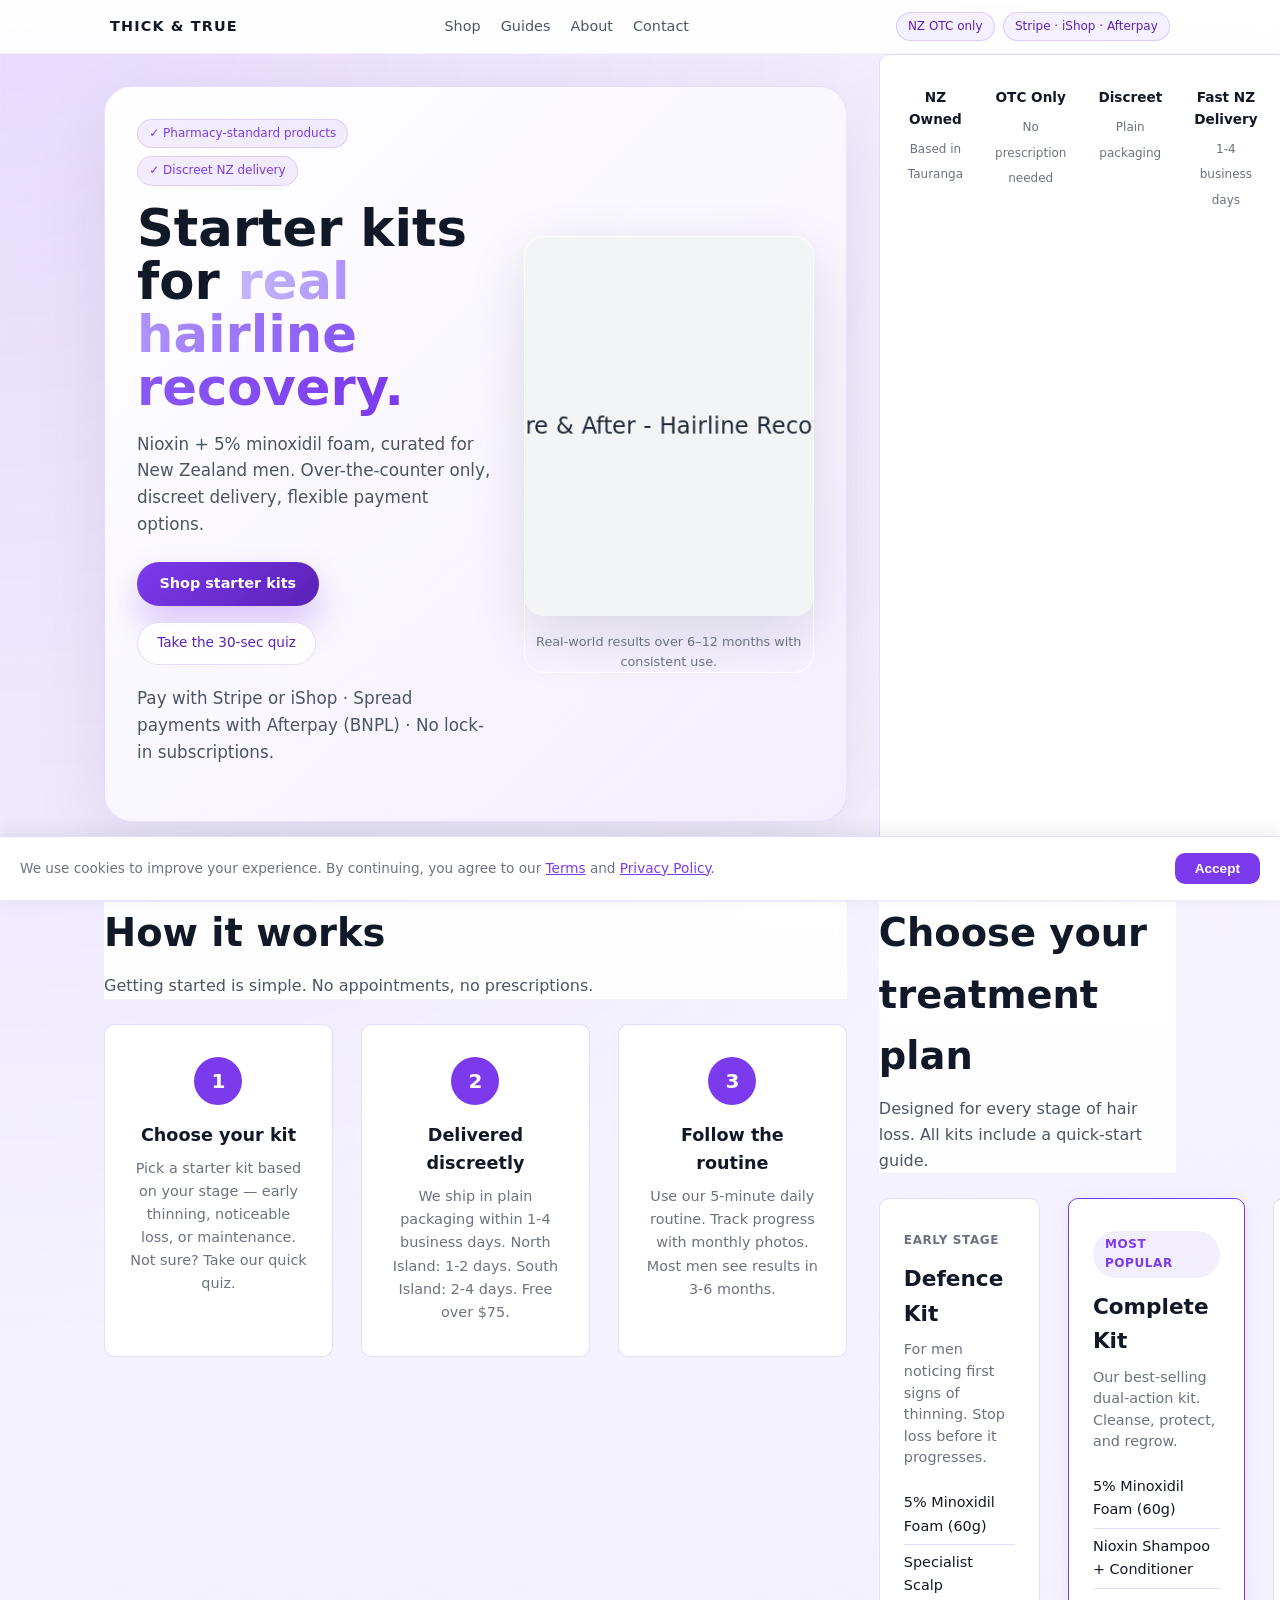
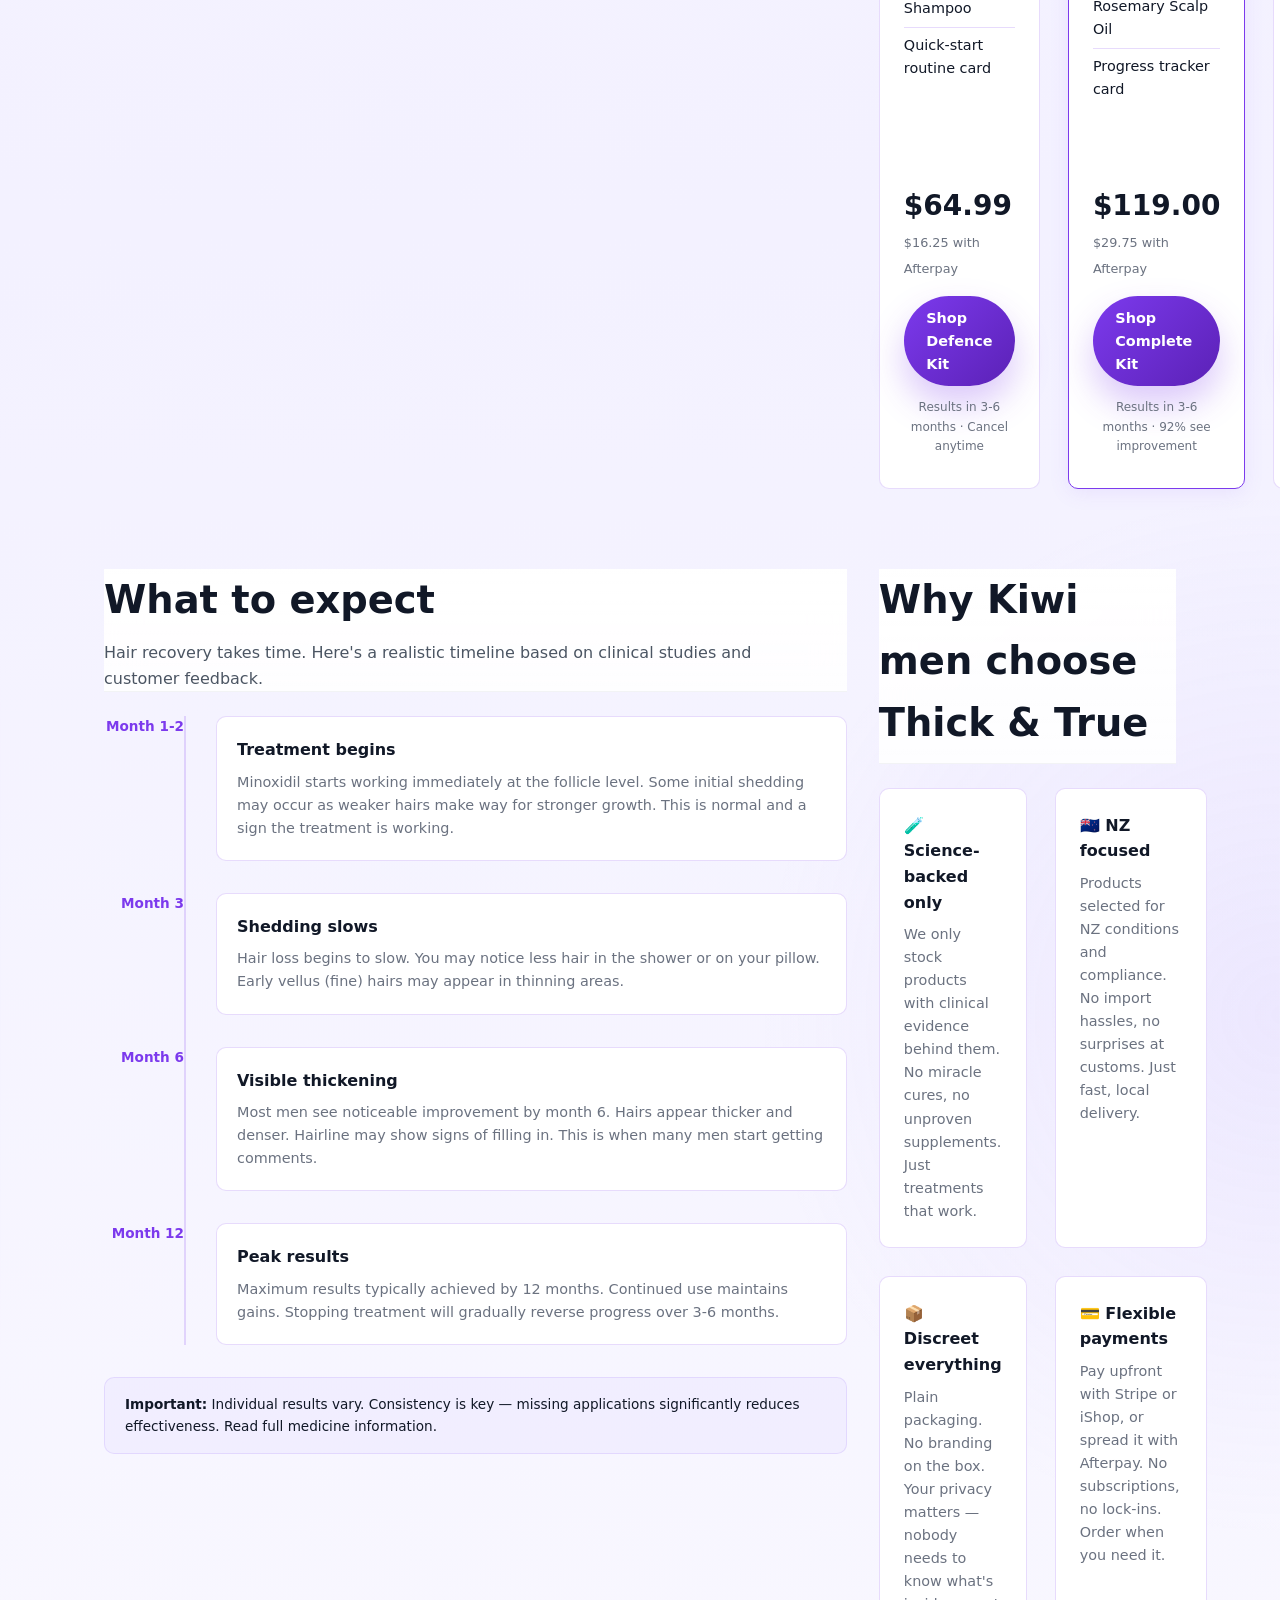
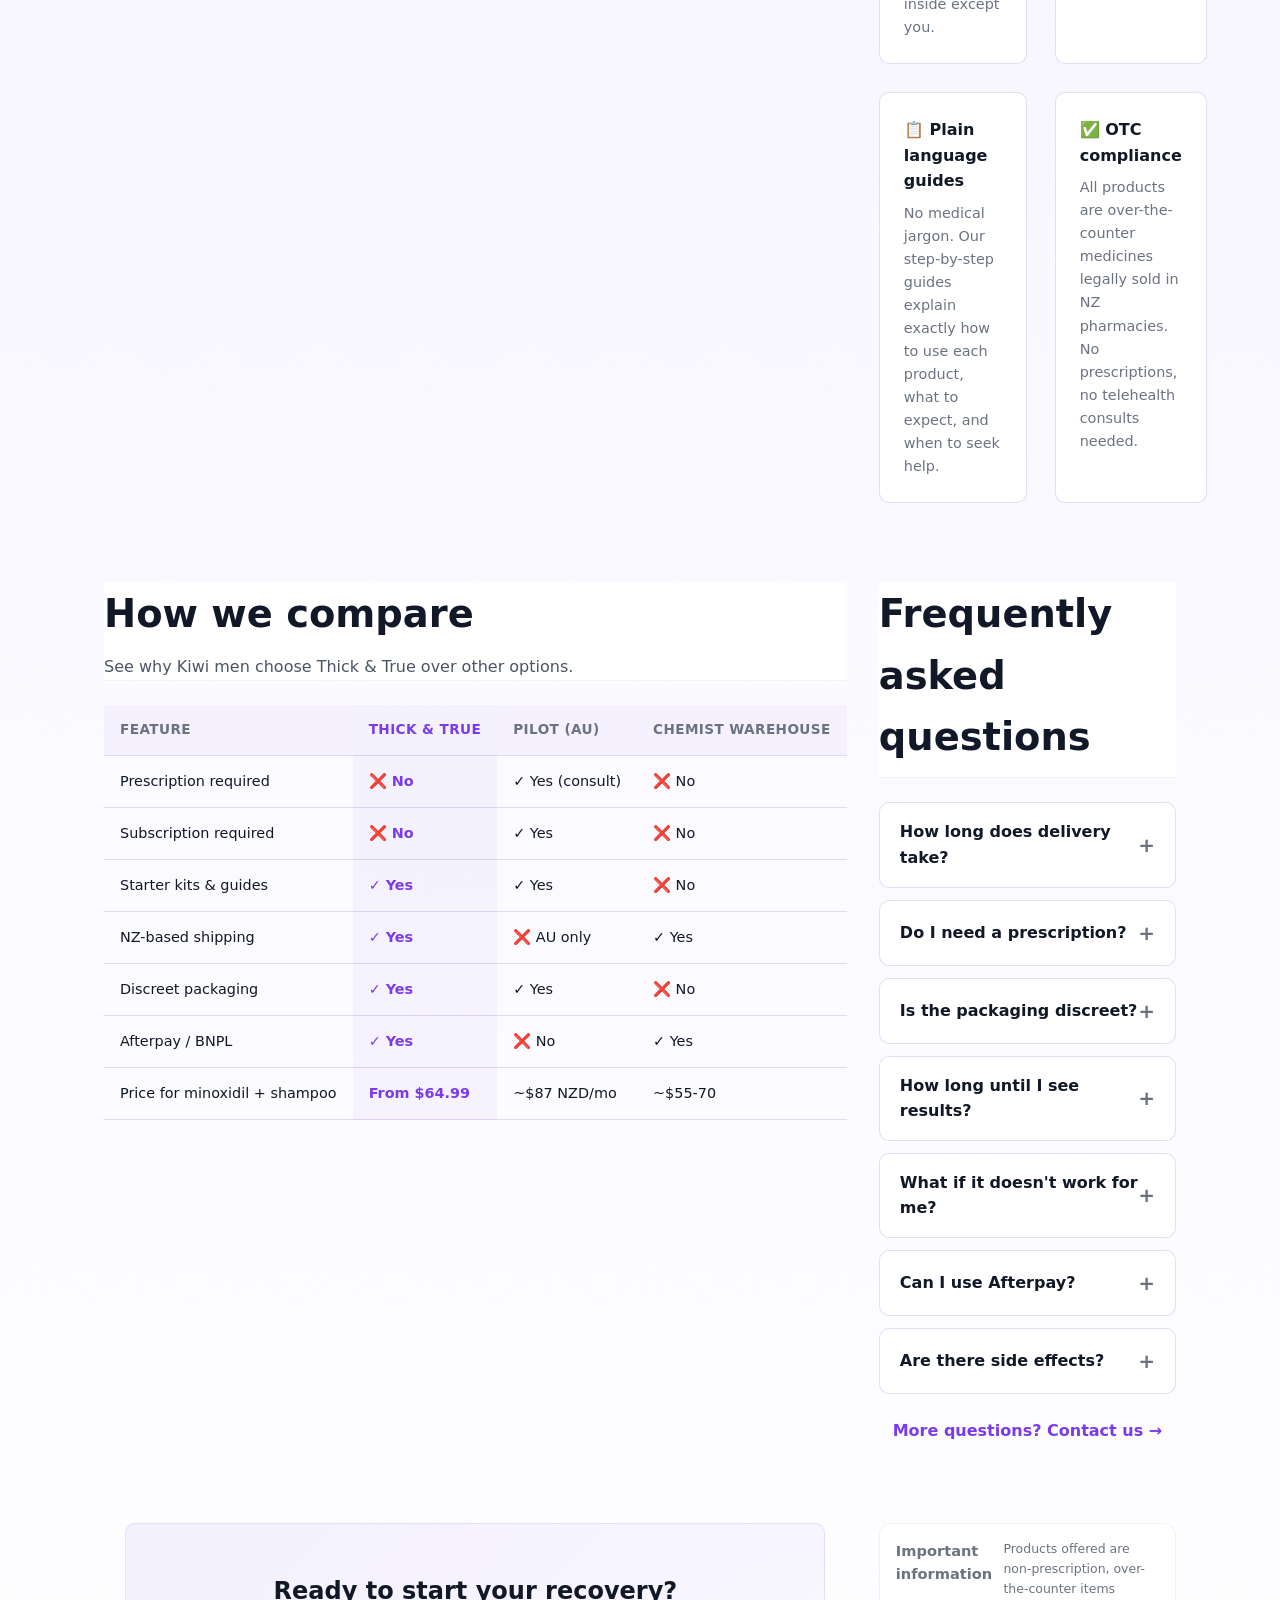
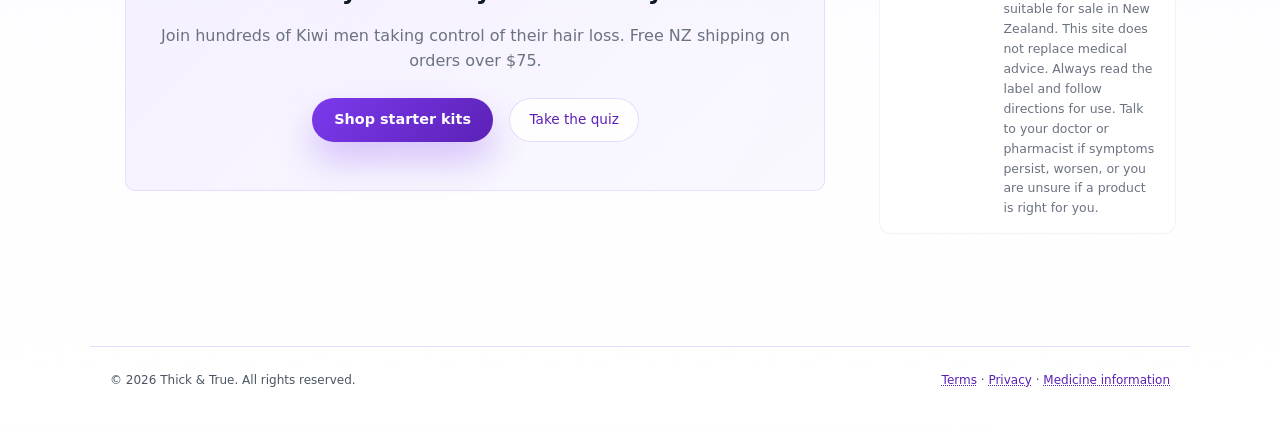
<file: index.html>
<!DOCTYPE html>
<html lang="en">
<head>
  <meta charset="UTF-8" />
  <title>Thick & True | Men's Hair Recovery Kits NZ</title>
  <meta name="description" content="Science-backed men's hair loss treatments delivered across New Zealand. Nioxin, 5% minoxidil foam, starter kits and guides. OTC only, discreet delivery." />
  <meta property="og:title" content="Thick & True | Men's Hair Recovery Kits NZ" />
  <meta property="og:description" content="Science-backed men's hair loss treatments delivered across New Zealand." />
  <meta property="og:type" content="website" />
  <meta name="viewport" content="width=device-width, initial-scale=1" />
  <link rel="icon" href="data:image/svg+xml,<svg xmlns='http://www.w3.org/2000/svg' viewBox='0 0 100 100'><text y='.9em' font-size='90'>🧬</text></svg>" />
  <link rel="stylesheet" href="assets/css/main.css" />
</head>
<body>
  <header class="header">
    <nav class="nav">
      <a href="index.html" class="logo">Thick &amp; True</a>
      <div class="nav-links">
        <a href="products.html">Shop</a>
        <a href="guides.html">Guides</a>
        <a href="about.html">About</a>
        <a href="contact.html">Contact</a>
      </div>
      <div class="nav-badges">
        <span class="pill">NZ OTC only</span>
        <span class="pill">Stripe · iShop · Afterpay</span>
      </div>
    </nav>
  </header>

  <main class="layout">
    <!-- HERO -->
    <section class="hero">
      <div class="hero-copy">
        <div class="hero-badges">
          <span class="pill">✓ Pharmacy-standard products</span>
          <span class="pill">✓ Discreet NZ delivery</span>
        </div>
        <h1>Starter kits for <span>real hairline recovery.</span></h1>
        <p>
          Nioxin + 5% minoxidil foam, curated for New Zealand men. 
          Over-the-counter only, discreet delivery, flexible payment options.
        </p>
        <div class="hero-cta">
          <a href="products.html#starter-kits" class="btn-primary">Shop starter kits</a>
          <a href="quiz.html" class="btn-ghost">Take the 30-sec quiz</a>
        </div>
        <p class="hero-meta">
          Pay with Stripe or iShop · Spread payments with Afterpay (BNPL) · No lock-in subscriptions.
        </p>
      </div>
      <div class="hero-image">
        <figure>
          <img src="assets/img/hero-before-after-1.jpg" alt="Before and after hairline recovery" />
          <figcaption>Real-world results over 6–12 months with consistent use.</figcaption>
        </figure>
      </div>
    </section>

    <!-- TRUST BAR -->
    <section class="trust-bar">
      <div class="trust-item">
        <strong>NZ Owned</strong>
        <span>Based in Tauranga</span>
      </div>
      <div class="trust-item">
        <strong>OTC Only</strong>
        <span>No prescription needed</span>
      </div>
      <div class="trust-item">
        <strong>Discreet</strong>
        <span>Plain packaging</span>
      </div>
      <div class="trust-item">
        <strong>Fast NZ Delivery</strong>
        <span>1-4 business days</span>
      </div>
    </section>

    <!-- HOW IT WORKS -->
    <section class="section how-it-works">
      <header class="section-header">
        <h2>How it works</h2>
        <p>Getting started is simple. No appointments, no prescriptions.</p>
      </header>
      <div class="grid three-col steps">
        <article class="step-card">
          <div class="step-number">1</div>
          <h3>Choose your kit</h3>
          <p>Pick a starter kit based on your stage — early thinning, noticeable loss, or maintenance. Not sure? Take our <a href="quiz.html">quick quiz</a>.</p>
        </article>
        <article class="step-card">
          <div class="step-number">2</div>
          <h3>Delivered discreetly</h3>
          <p>We ship in plain packaging within 1-4 business days. North Island: 1-2 days. South Island: 2-4 days. Free over $75.</p>
        </article>
        <article class="step-card">
          <div class="step-number">3</div>
          <h3>Follow the routine</h3>
          <p>Use our 5-minute daily routine. Track progress with monthly photos. Most men see results in 3-6 months.</p>
        </article>
      </div>
    </section>

    <!-- TREATMENT PLANS -->
    <section class="section" id="starter-kits">
      <header class="section-header">
        <h2>Choose your treatment plan</h2>
        <p>Designed for every stage of hair loss. All kits include a quick-start guide.</p>
      </header>
      <div class="grid three-col plans">
        <article class="plan-card">
          <div class="plan-tag">Early Stage</div>
          <h3>Defence Kit</h3>
          <p class="plan-desc">For men noticing first signs of thinning. Stop loss before it progresses.</p>
          <ul class="plan-features">
            <li>5% Minoxidil Foam (60g)</li>
            <li>Specialist Scalp Shampoo</li>
            <li>Quick-start routine card</li>
          </ul>
          <div class="plan-price">
            <span class="price">$64.99</span>
            <span class="bnpl">$16.25 with Afterpay</span>
          </div>
          <a href="products.html" class="btn-primary">Shop Defence Kit</a>
          <p class="plan-note">Results in 3-6 months · Cancel anytime</p>
        </article>

        <article class="plan-card featured">
          <div class="plan-tag popular">Most Popular</div>
          <h3>Complete Kit</h3>
          <p class="plan-desc">Our best-selling dual-action kit. Cleanse, protect, and regrow.</p>
          <ul class="plan-features">
            <li>5% Minoxidil Foam (60g)</li>
            <li>Nioxin Shampoo + Conditioner</li>
            <li>Rosemary Scalp Oil</li>
            <li>Progress tracker card</li>
          </ul>
          <div class="plan-price">
            <span class="price">$119.00</span>
            <span class="bnpl">$29.75 with Afterpay</span>
          </div>
          <a href="product-nioxin-starter-kit.html" class="btn-primary">Shop Complete Kit</a>
          <p class="plan-note">Results in 3-6 months · 92% see improvement</p>
        </article>

        <article class="plan-card">
          <div class="plan-tag">Advanced</div>
          <h3>Intensive Kit</h3>
          <p class="plan-desc">For noticeable thinning or receding hairlines. Maximum coverage.</p>
          <ul class="plan-features">
            <li>5% Minoxidil Foam (2x 60g)</li>
            <li>Nioxin System Kit</li>
            <li>Keratin Hair Fibres</li>
            <li>Rosemary Scalp Oil</li>
            <li>Monthly progress tracker</li>
          </ul>
          <div class="plan-price">
            <span class="price">$179.00</span>
            <span class="bnpl">$44.75 with Afterpay</span>
          </div>
          <a href="products.html" class="btn-primary">Shop Intensive Kit</a>
          <p class="plan-note">Results in 3-6 months · Full coverage</p>
        </article>
      </div>
    </section>

    <!-- PROGRESS TIMELINE -->
    <section class="section timeline-section">
      <header class="section-header">
        <h2>What to expect</h2>
        <p>Hair recovery takes time. Here's a realistic timeline based on clinical studies and customer feedback.</p>
      </header>
      <div class="timeline">
        <div class="timeline-item">
          <div class="timeline-month">Month 1-2</div>
          <div class="timeline-content">
            <h4>Treatment begins</h4>
            <p>Minoxidil starts working immediately at the follicle level. Some initial shedding may occur as weaker hairs make way for stronger growth. This is normal and a sign the treatment is working.</p>
          </div>
        </div>
        <div class="timeline-item">
          <div class="timeline-month">Month 3</div>
          <div class="timeline-content">
            <h4>Shedding slows</h4>
            <p>Hair loss begins to slow. You may notice less hair in the shower or on your pillow. Early vellus (fine) hairs may appear in thinning areas.</p>
          </div>
        </div>
        <div class="timeline-item">
          <div class="timeline-month">Month 6</div>
          <div class="timeline-content">
            <h4>Visible thickening</h4>
            <p>Most men see noticeable improvement by month 6. Hairs appear thicker and denser. Hairline may show signs of filling in. This is when many men start getting comments.</p>
          </div>
        </div>
        <div class="timeline-item">
          <div class="timeline-month">Month 12</div>
          <div class="timeline-content">
            <h4>Peak results</h4>
            <p>Maximum results typically achieved by 12 months. Continued use maintains gains. Stopping treatment will gradually reverse progress over 3-6 months.</p>
          </div>
        </div>
      </div>
      <div class="timeline-note">
        <p><strong>Important:</strong> Individual results vary. Consistency is key — missing applications significantly reduces effectiveness. <a href="legal/medicine-info.html">Read full medicine information</a>.</p>
      </div>
    </section>

    <!-- WHY THICK & TRUE -->
    <section class="section why-us">
      <header class="section-header">
        <h2>Why Kiwi men choose Thick & True</h2>
      </header>
      <div class="grid two-col">
        <article class="why-card">
          <h4>🧪 Science-backed only</h4>
          <p>We only stock products with clinical evidence behind them. No miracle cures, no unproven supplements. Just treatments that work.</p>
        </article>
        <article class="why-card">
          <h4>🇳🇿 NZ focused</h4>
          <p>Products selected for NZ conditions and compliance. No import hassles, no surprises at customs. Just fast, local delivery.</p>
        </article>
        <article class="why-card">
          <h4>📦 Discreet everything</h4>
          <p>Plain packaging. No branding on the box. Your privacy matters — nobody needs to know what's inside except you.</p>
        </article>
        <article class="why-card">
          <h4>💳 Flexible payments</h4>
          <p>Pay upfront with Stripe or iShop, or spread it with Afterpay. No subscriptions, no lock-ins. Order when you need it.</p>
        </article>
        <article class="why-card">
          <h4>📋 Plain language guides</h4>
          <p>No medical jargon. Our step-by-step guides explain exactly how to use each product, what to expect, and when to seek help.</p>
        </article>
        <article class="why-card">
          <h4>✅ OTC compliance</h4>
          <p>All products are over-the-counter medicines legally sold in NZ pharmacies. No prescriptions, no telehealth consults needed.</p>
        </article>
      </div>
    </section>

    <!-- VS COMPETITORS -->
    <section class="section comparison">
      <header class="section-header">
        <h2>How we compare</h2>
        <p>See why Kiwi men choose Thick & True over other options.</p>
      </header>
      <div class="comparison-table-wrapper">
        <table class="comparison-table">
          <thead>
            <tr>
              <th>Feature</th>
              <th class="highlight">Thick & True</th>
              <th>Pilot (AU)</th>
              <th>Chemist Warehouse</th>
            </tr>
          </thead>
          <tbody>
            <tr>
              <td>Prescription required</td>
              <td class="highlight">❌ No</td>
              <td>✓ Yes (consult)</td>
              <td>❌ No</td>
            </tr>
            <tr>
              <td>Subscription required</td>
              <td class="highlight">❌ No</td>
              <td>✓ Yes</td>
              <td>❌ No</td>
            </tr>
            <tr>
              <td>Starter kits & guides</td>
              <td class="highlight">✓ Yes</td>
              <td>✓ Yes</td>
              <td>❌ No</td>
            </tr>
            <tr>
              <td>NZ-based shipping</td>
              <td class="highlight">✓ Yes</td>
              <td>❌ AU only</td>
              <td>✓ Yes</td>
            </tr>
            <tr>
              <td>Discreet packaging</td>
              <td class="highlight">✓ Yes</td>
              <td>✓ Yes</td>
              <td>❌ No</td>
            </tr>
            <tr>
              <td>Afterpay / BNPL</td>
              <td class="highlight">✓ Yes</td>
              <td>❌ No</td>
              <td>✓ Yes</td>
            </tr>
            <tr>
              <td>Price for minoxidil + shampoo</td>
              <td class="highlight">From $64.99</td>
              <td>~$87 NZD/mo</td>
              <td>~$55-70</td>
            </tr>
          </tbody>
        </table>
      </div>
    </section>

    <!-- FAQ -->
    <section class="section">
      <header class="section-header">
        <h2>Frequently asked questions</h2>
      </header>
      <div class="faq-list">
        <details class="faq-item">
          <summary>How long does delivery take?</summary>
          <p>North Island: 1-2 business days. South Island: 2-4 business days. Rural deliveries may add 1-2 days. All orders ship from NZ.</p>
        </details>
        <details class="faq-item">
          <summary>Do I need a prescription?</summary>
          <p>No. All products we sell are over-the-counter (OTC) medicines legally available in New Zealand pharmacies. No doctor's visit or prescription required.</p>
        </details>
        <details class="faq-item">
          <summary>Is the packaging discreet?</summary>
          <p>Yes. All orders ship in plain, unbranded packaging with no mention of Thick & True or hair products on the exterior.</p>
        </details>
        <details class="faq-item">
          <summary>How long until I see results?</summary>
          <p>Most men notice reduced shedding by month 3 and visible thickening by month 6. Maximum results typically occur around 12 months. Consistency is essential — skipping applications significantly reduces effectiveness.</p>
        </details>
        <details class="faq-item">
          <summary>What if it doesn't work for me?</summary>
          <p>Minoxidil works for approximately 80-92% of men when used consistently. If you don't see results after 6 months of proper use, consult a doctor or dermatologist. We accept returns of unopened products within 30 days.</p>
        </details>
        <details class="faq-item">
          <summary>Can I use Afterpay?</summary>
          <p>Yes — Afterpay is available at checkout for orders over $35. Your order ships immediately while you pay in four fortnightly instalments.</p>
        </details>
        <details class="faq-item">
          <summary>Are there side effects?</summary>
          <p>The most common side effect is scalp irritation or dryness, usually mild and temporary. Read our <a href="legal/medicine-info.html">medicine information</a> for full details. Stop use and consult a doctor if you experience chest pain, dizziness, or rapid heartbeat.</p>
        </details>
      </div>
      <p class="faq-more"><a href="contact.html">More questions? Contact us →</a></p>
    </section>

    <!-- CTA SECTION -->
    <section class="section cta-section">
      <div class="cta-box">
        <h2>Ready to start your recovery?</h2>
        <p>Join hundreds of Kiwi men taking control of their hair loss. Free NZ shipping on orders over $75.</p>
        <div class="cta-buttons">
          <a href="products.html" class="btn-primary">Shop starter kits</a>
          <a href="quiz.html" class="btn-ghost">Take the quiz</a>
        </div>
      </div>
    </section>

    <!-- COMPLIANCE -->
    <section class="section compliance">
      <h3>Important information</h3>
      <p>
        Products offered are non-prescription, over-the-counter items suitable for sale in New Zealand. 
        This site does not replace medical advice. Always read the label and follow directions for use. 
        Talk to your doctor or pharmacist if symptoms persist, worsen, or you are unsure if a product is right for you.
      </p>
    </section>
  </main>

  <footer class="footer">
    <span>© <span id="year"></span> Thick &amp; True. All rights reserved.</span>
    <span>
      <a href="legal/terms.html">Terms</a> · 
      <a href="legal/privacy.html">Privacy</a> · 
      <a href="legal/medicine-info.html">Medicine information</a>
    </span>
  </footer>

  <div class="cookie-banner" id="cookie-banner">
    <p>We use cookies to improve your experience. By continuing, you agree to our <a href="legal/terms.html">Terms</a> and <a href="legal/privacy.html">Privacy Policy</a>.</p>
    <button onclick="document.getElementById('cookie-banner').classList.add('hidden'); localStorage.setItem('cookiesAccepted','true')">Accept</button>
  </div>
  <script src="assets/js/main.js"></script>
</body>
</html>
</file>
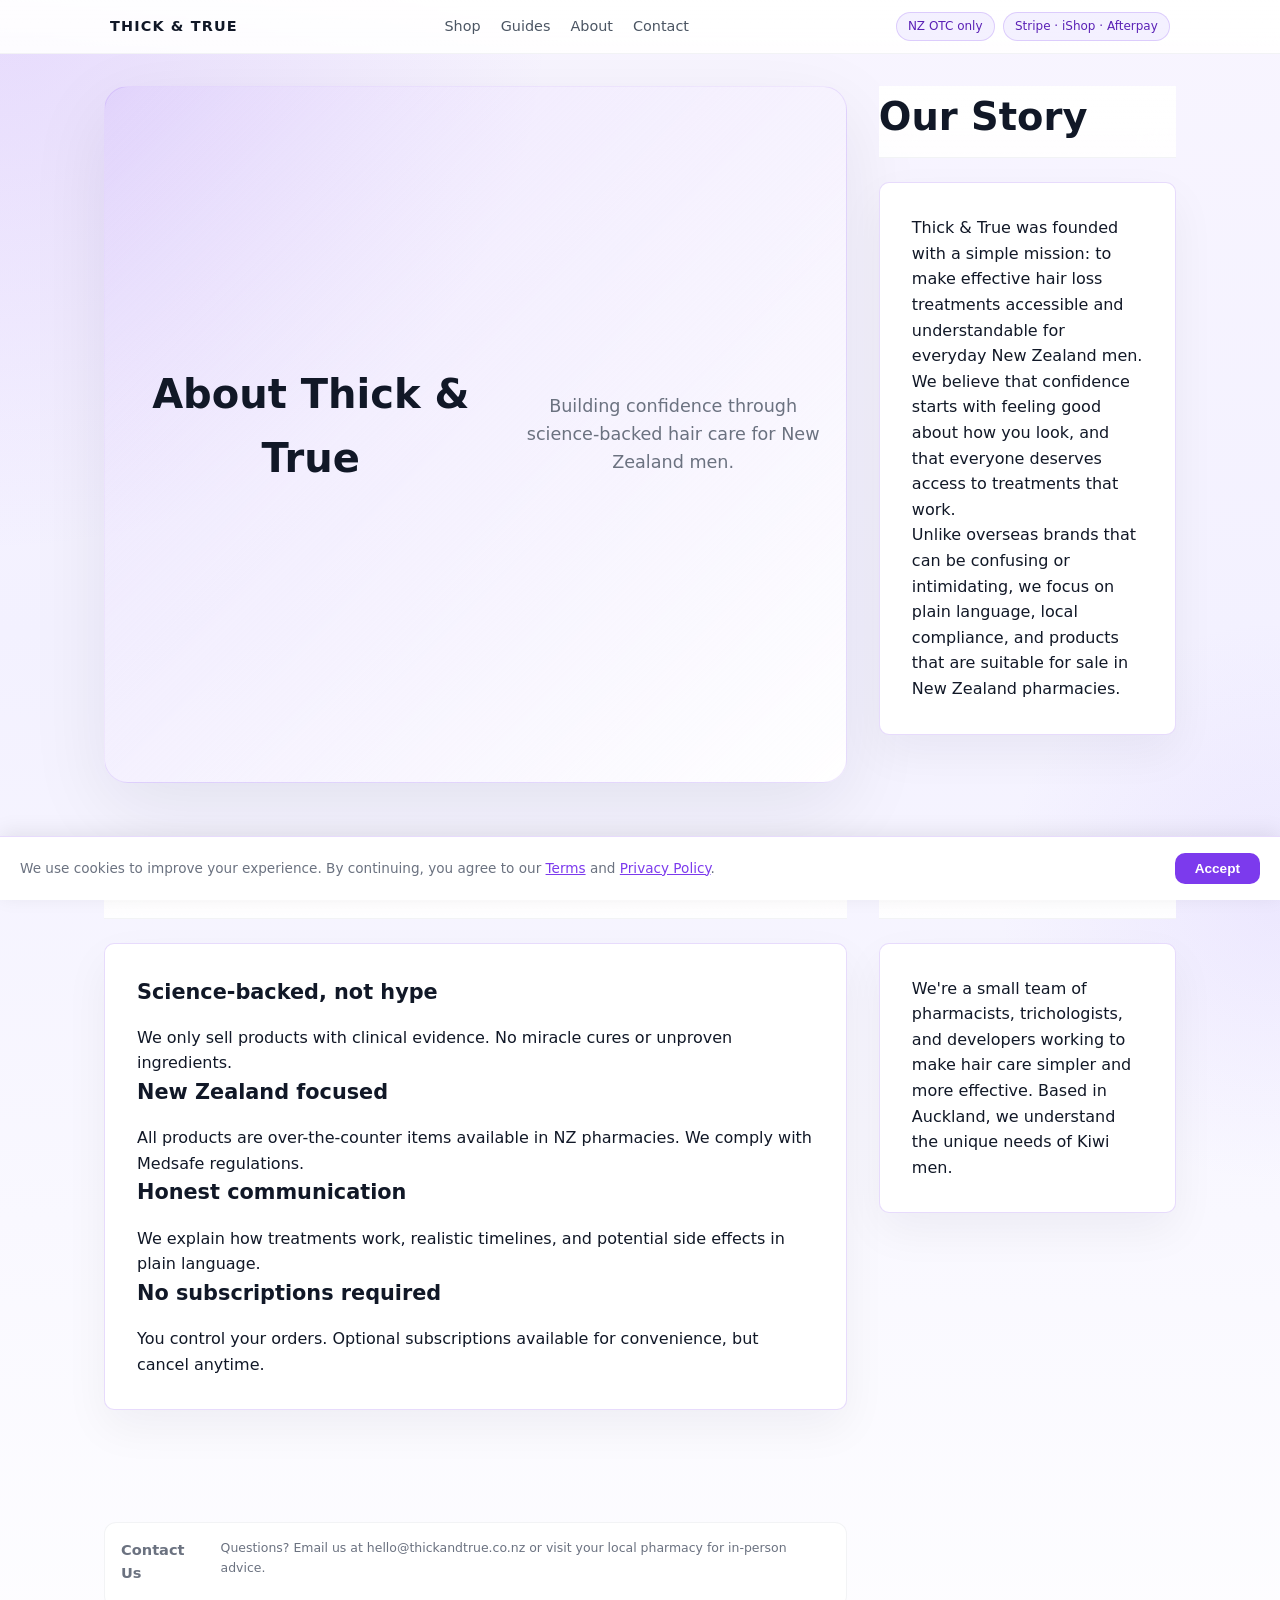
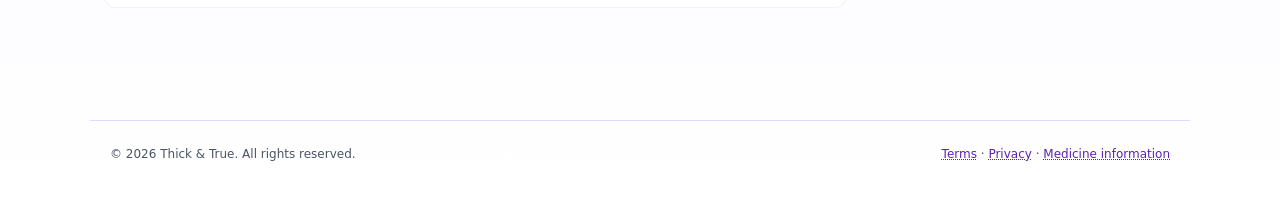
<file: about.html>
<!DOCTYPE html>
<html lang="en">
<head>
  <meta charset="UTF-8" />
  <title>About Us | Thick &amp; True</title>
  <meta name="description" content="Thick & True is a New Zealand brand making effective hair loss treatments accessible for everyday Kiwi men. Science-backed, plain language, local compliance." />
  <meta property="og:title" content="About Us | Thick &amp; True" />
  <meta property="og:description" content="Science-backed hair loss treatments for New Zealand men." />
  <meta property="og:type" content="website" />
  <meta name="viewport" content="width=device-width, initial-scale=1" />
  <link rel="icon" href="data:image/svg+xml,<svg xmlns='http://www.w3.org/2000/svg' viewBox='0 0 100 100'><text y='.9em' font-size='90'>🧬</text></svg>" />
  <link rel="stylesheet" href="assets/css/main.css" />
</head>
<body>
  <header class="header">
    <nav class="nav">
      <a href="index.html" class="logo">Thick &amp; True</a>
      <div class="nav-links">
        <a href="products.html">Shop</a>
        <a href="guides.html">Guides</a>
        <a href="about.html" class="active">About</a>
        <a href="contact.html">Contact</a>
      </div>
      <div class="nav-badges">
        <span class="pill">NZ OTC only</span>
        <span class="pill">Stripe · iShop · Afterpay</span>
      </div>
    </nav>
  </header>

  <main class="layout">
    <section class="hero small-hero">
      <h1>About Thick &amp; True</h1>
      <p>Building confidence through science-backed hair care for New Zealand men.</p>
    </section>

    <section class="section">
      <header class="section-header">
        <h2>Our Story</h2>
      </header>
      <article class="guide-block">
        <p>
          Thick & True was founded with a simple mission: to make effective hair loss treatments accessible and understandable for everyday New Zealand men. 
          We believe that confidence starts with feeling good about how you look, and that everyone deserves access to treatments that work.
        </p>
        <p>
          Unlike overseas brands that can be confusing or intimidating, we focus on plain language, local compliance, and products that are suitable for sale in New Zealand pharmacies.
        </p>
      </article>
    </section>

    <section class="section">
      <header class="section-header">
        <h2>Our Approach</h2>
      </header>
      <article class="guide-block">
        <h3>Science-backed, not hype</h3>
        <p>We only sell products with clinical evidence. No miracle cures or unproven ingredients.</p>

        <h3>New Zealand focused</h3>
        <p>All products are over-the-counter items available in NZ pharmacies. We comply with Medsafe regulations.</p>

        <h3>Honest communication</h3>
        <p>We explain how treatments work, realistic timelines, and potential side effects in plain language.</p>

        <h3>No subscriptions required</h3>
        <p>You control your orders. Optional subscriptions available for convenience, but cancel anytime.</p>
      </article>
    </section>

    <section class="section">
      <header class="section-header">
        <h2>Our Team</h2>
      </header>
      <article class="guide-block">
        <p>
          We're a small team of pharmacists, trichologists, and developers working to make hair care simpler and more effective. 
          Based in Auckland, we understand the unique needs of Kiwi men.
        </p>
      </article>
    </section>

    <section class="section compliance">
      <h3>Contact Us</h3>
      <p>
        Questions? Email us at hello@thickandtrue.co.nz or visit your local pharmacy for in-person advice.
      </p>
    </section>
  </main>

  <footer class="footer">
    <span>© <span id="year"></span> Thick &amp; True. All rights reserved.</span>
    <span>
      <a href="legal/terms.html">Terms</a> · 
      <a href="legal/privacy.html">Privacy</a> · 
      <a href="legal/medicine-info.html">Medicine information</a>
    </span>
  </footer>

  <div class="cookie-banner" id="cookie-banner">
    <p>We use cookies to improve your experience. By continuing, you agree to our <a href="legal/terms.html">Terms</a> and <a href="legal/privacy.html">Privacy Policy</a>.</p>
    <button onclick="document.getElementById('cookie-banner').classList.add('hidden'); localStorage.setItem('cookiesAccepted','true')">Accept</button>
  </div>
  <script src="assets/js/main.js"></script>
</body>
</html>
</file>
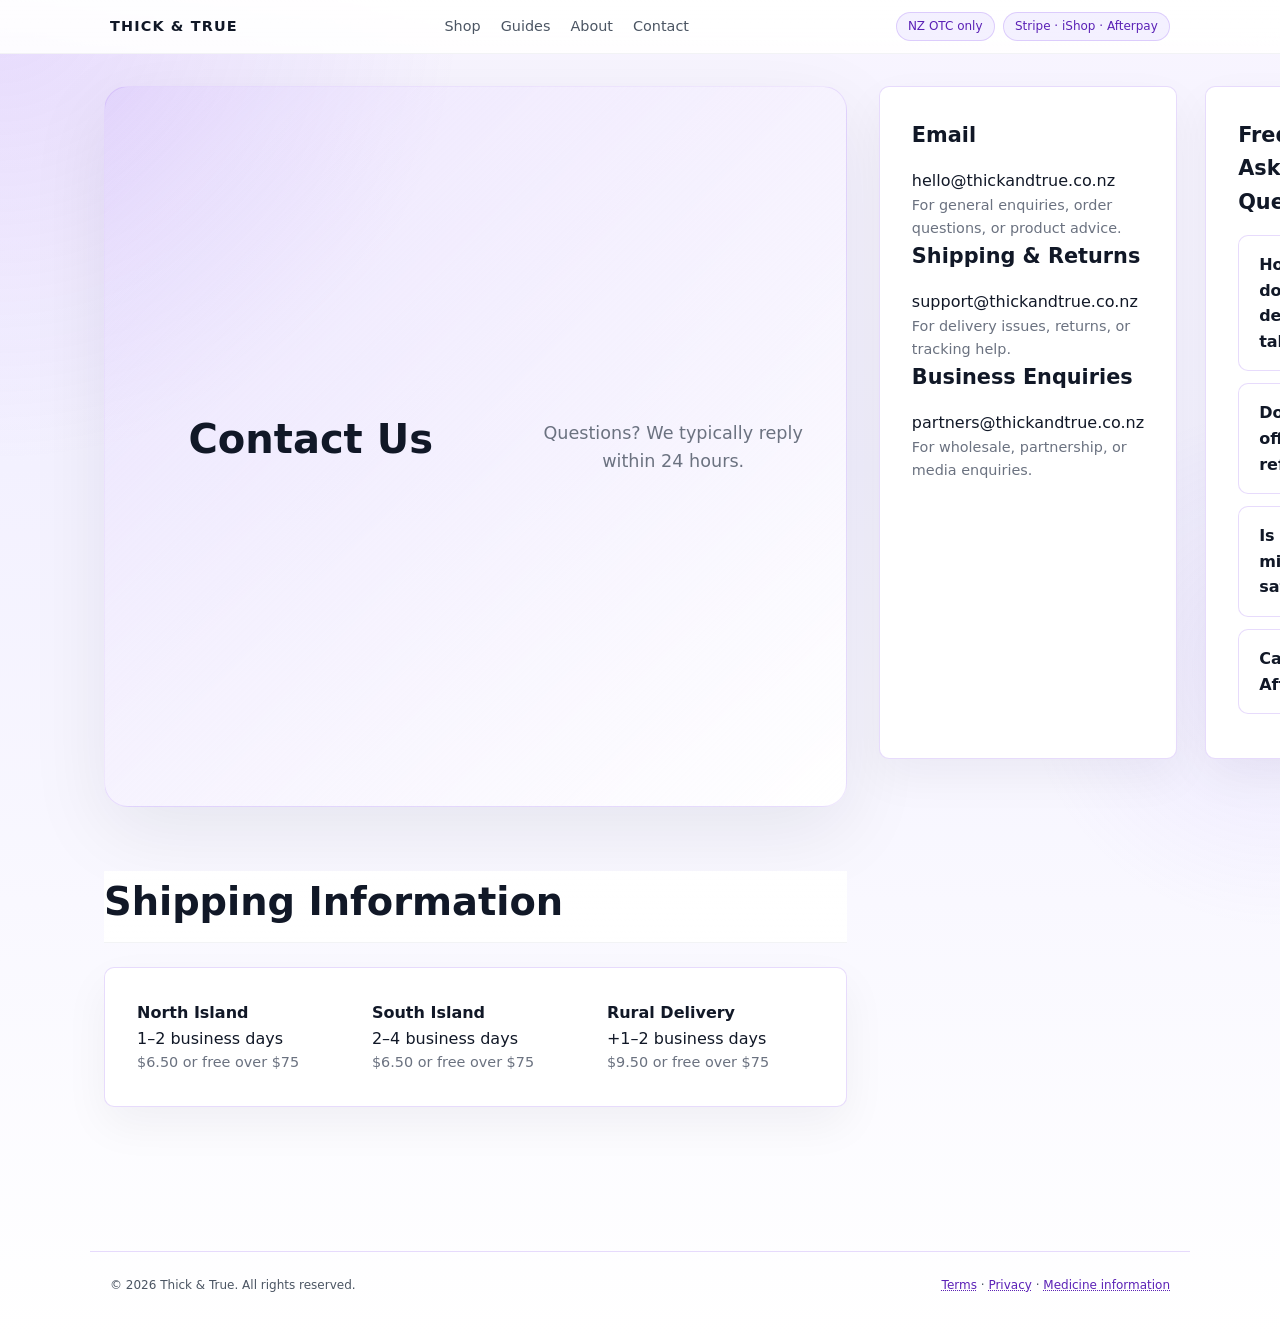
<file: contact.html>
<!DOCTYPE html>
<html lang="en">
<head>
  <meta charset="UTF-8" />
  <title>Contact | Thick &amp; True</title>
  <meta name="description" content="Contact Thick &amp; True for questions about men’s hair loss treatments, orders, or shipping in New Zealand. We typically reply within 24 hours." />
  <meta property="og:title" content="Contact | Thick &amp; True" />
  <meta property="og:description" content="Get in touch with Thick &amp; True. Questions? We reply within 24 hours." />
  <meta property="og:type" content="website" />
  <meta name="viewport" content="width=device-width, initial-scale=1" />
  <link rel="icon" href="data:image/svg+xml,<svg xmlns='http://www.w3.org/2000/svg' viewBox='0 0 100 100'><text y='.9em' font-size='90'>🧬</text></svg>" />
  <link rel="stylesheet" href="assets/css/main.css" />
</head>
<body>
  <header class="header">
    <nav class="nav">
      <a href="index.html" class="logo">Thick &amp; True</a>
      <div class="nav-links">
        <a href="products.html">Shop</a>
        <a href="guides.html">Guides</a>
        <a href="about.html">About</a>
        <a href="contact.html" class="active">Contact</a>
      </div>
      <div class="nav-badges">
        <span class="pill">NZ OTC only</span>
        <span class="pill">Stripe · iShop · Afterpay</span>
      </div>
    </nav>
  </header>

  <main class="layout">
    <section class="hero small-hero">
      <h1>Contact Us</h1>
      <p>Questions? We typically reply within 24 hours.</p>
    </section>

    <section class="section">
      <div class="grid two-col">
        <article class="guide-block">
          <h3>Email</h3>
          <p><a href="mailto:hello@thickandtrue.co.nz">hello@thickandtrue.co.nz</a></p>
          <p class="text-muted">For general enquiries, order questions, or product advice.</p>

          <h3>Shipping &amp; Returns</h3>
          <p><a href="mailto:support@thickandtrue.co.nz">support@thickandtrue.co.nz</a></p>
          <p class="text-muted">For delivery issues, returns, or tracking help.</p>

          <h3>Business Enquiries</h3>
          <p><a href="mailto:partners@thickandtrue.co.nz">partners@thickandtrue.co.nz</a></p>
          <p class="text-muted">For wholesale, partnership, or media enquiries.</p>
        </article>

        <article class="guide-block">
          <h3>Frequently Asked Questions</h3>
          <details class="faq-item">
            <summary>How long does delivery take?</summary>
            <p>North Island: 1–2 business days. South Island: 2–4 business days. Rural deliveries may add 1–2 days.</p>
          </details>
          <details class="faq-item">
            <summary>Do you offer refunds?</summary>
            <p>Unopened products can be returned within 30 days for a full refund. Opened products are not eligible for return due to hygiene reasons.</p>
          </details>
          <details class="faq-item">
            <summary>Is minoxidil safe?</summary>
            <p>5% minoxidil is an approved OTC treatment in New Zealand. Read our full <a href="legal/medicine-info.html">medicine information</a> for usage instructions and side effects.</p>
          </details>
          <details class="faq-item">
            <summary>Can I use Afterpay?</summary>
            <p>Yes — Afterpay is available at checkout for orders over $35. Your order ships immediately while you pay in four fortnightly instalments.</p>
          </details>
        </article>
      </div>
    </section>

    <section class="section">
      <header class="section-header">
        <h2>Shipping Information</h2>
      </header>
      <article class="guide-block">
        <div class="grid three-col">
          <div>
            <h4>North Island</h4>
            <p>1–2 business days</p>
            <p class="text-muted">$6.50 or free over $75</p>
          </div>
          <div>
            <h4>South Island</h4>
            <p>2–4 business days</p>
            <p class="text-muted">$6.50 or free over $75</p>
          </div>
          <div>
            <h4>Rural Delivery</h4>
            <p>+1–2 business days</p>
            <p class="text-muted">$9.50 or free over $75</p>
          </div>
        </div>
      </article>
    </section>
  </main>

  <footer class="footer">
    <span>© <span id="year"></span> Thick &amp; True. All rights reserved.</span>
    <span>
      <a href="legal/terms.html">Terms</a> · 
      <a href="legal/privacy.html">Privacy</a> · 
      <a href="legal/medicine-info.html">Medicine information</a>
    </span>
  </footer>

  <script src="assets/js/main.js"></script>
</body>
</html>
</file>
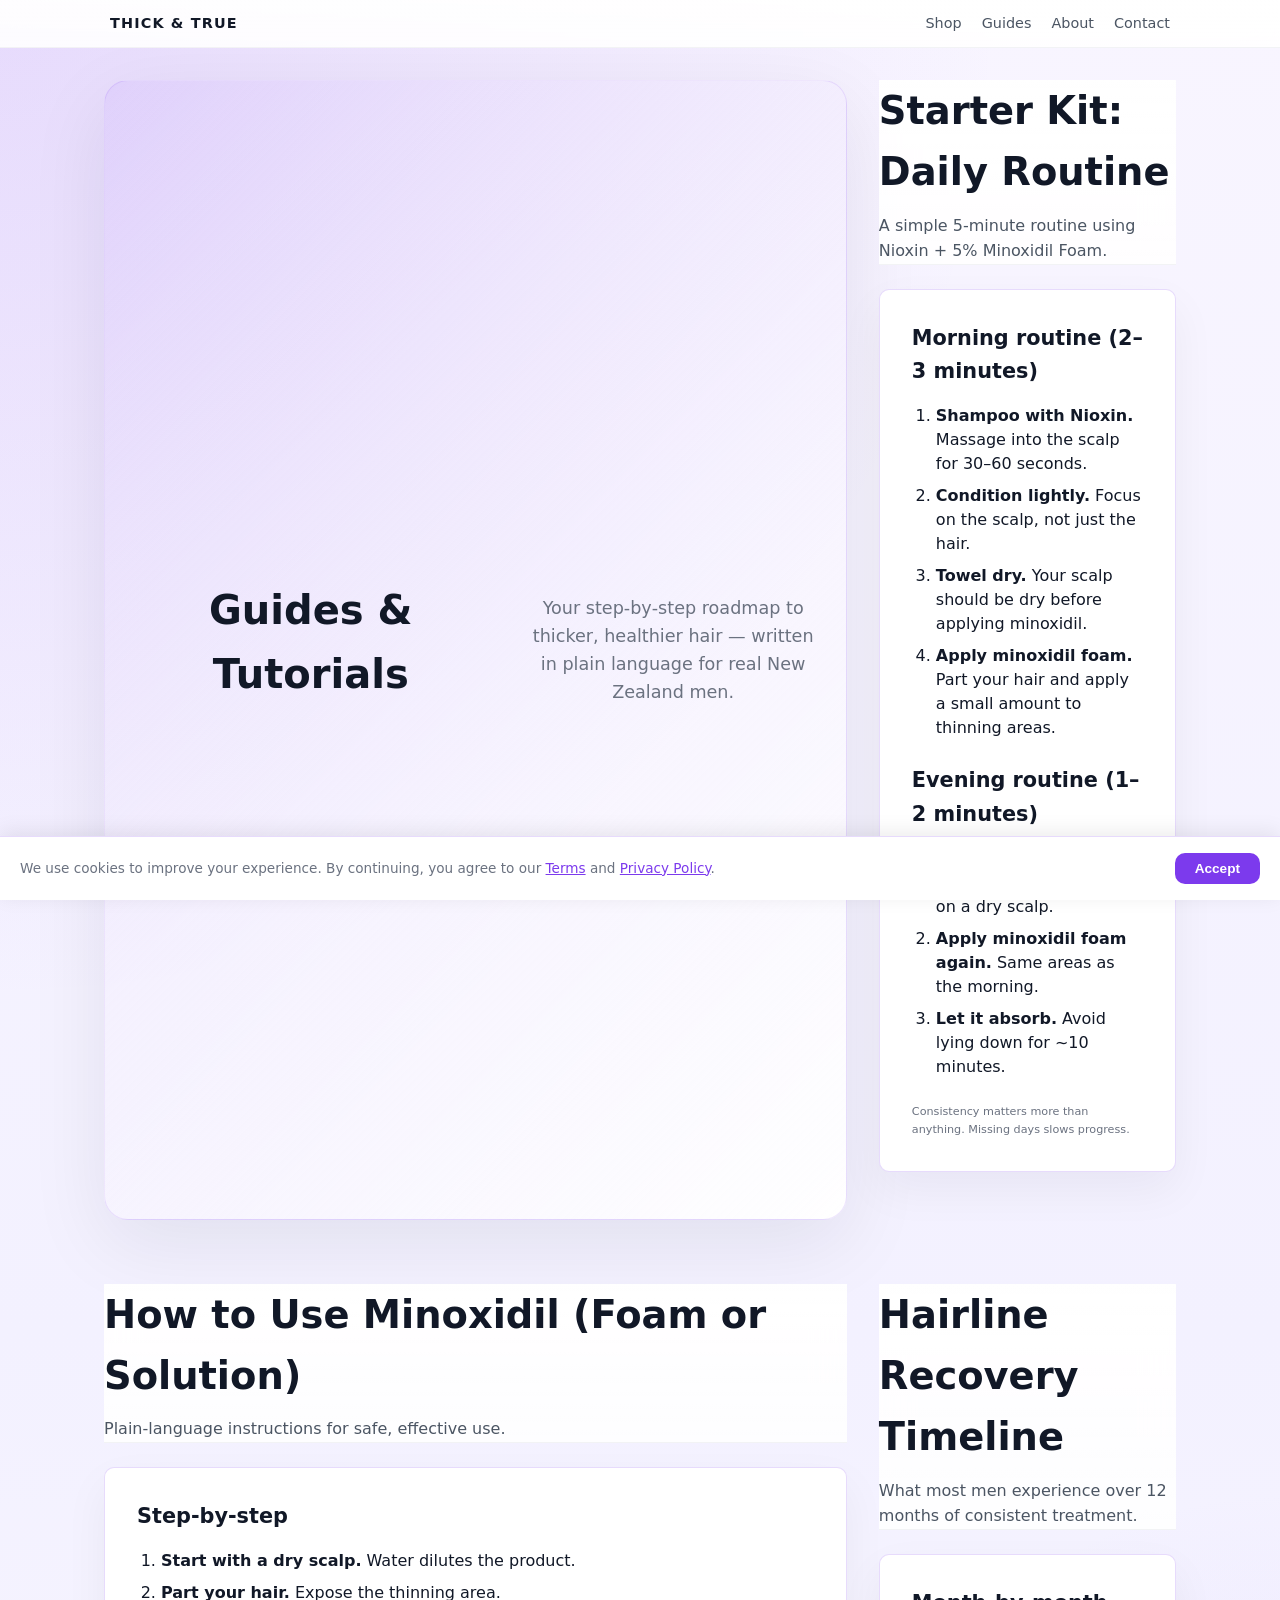
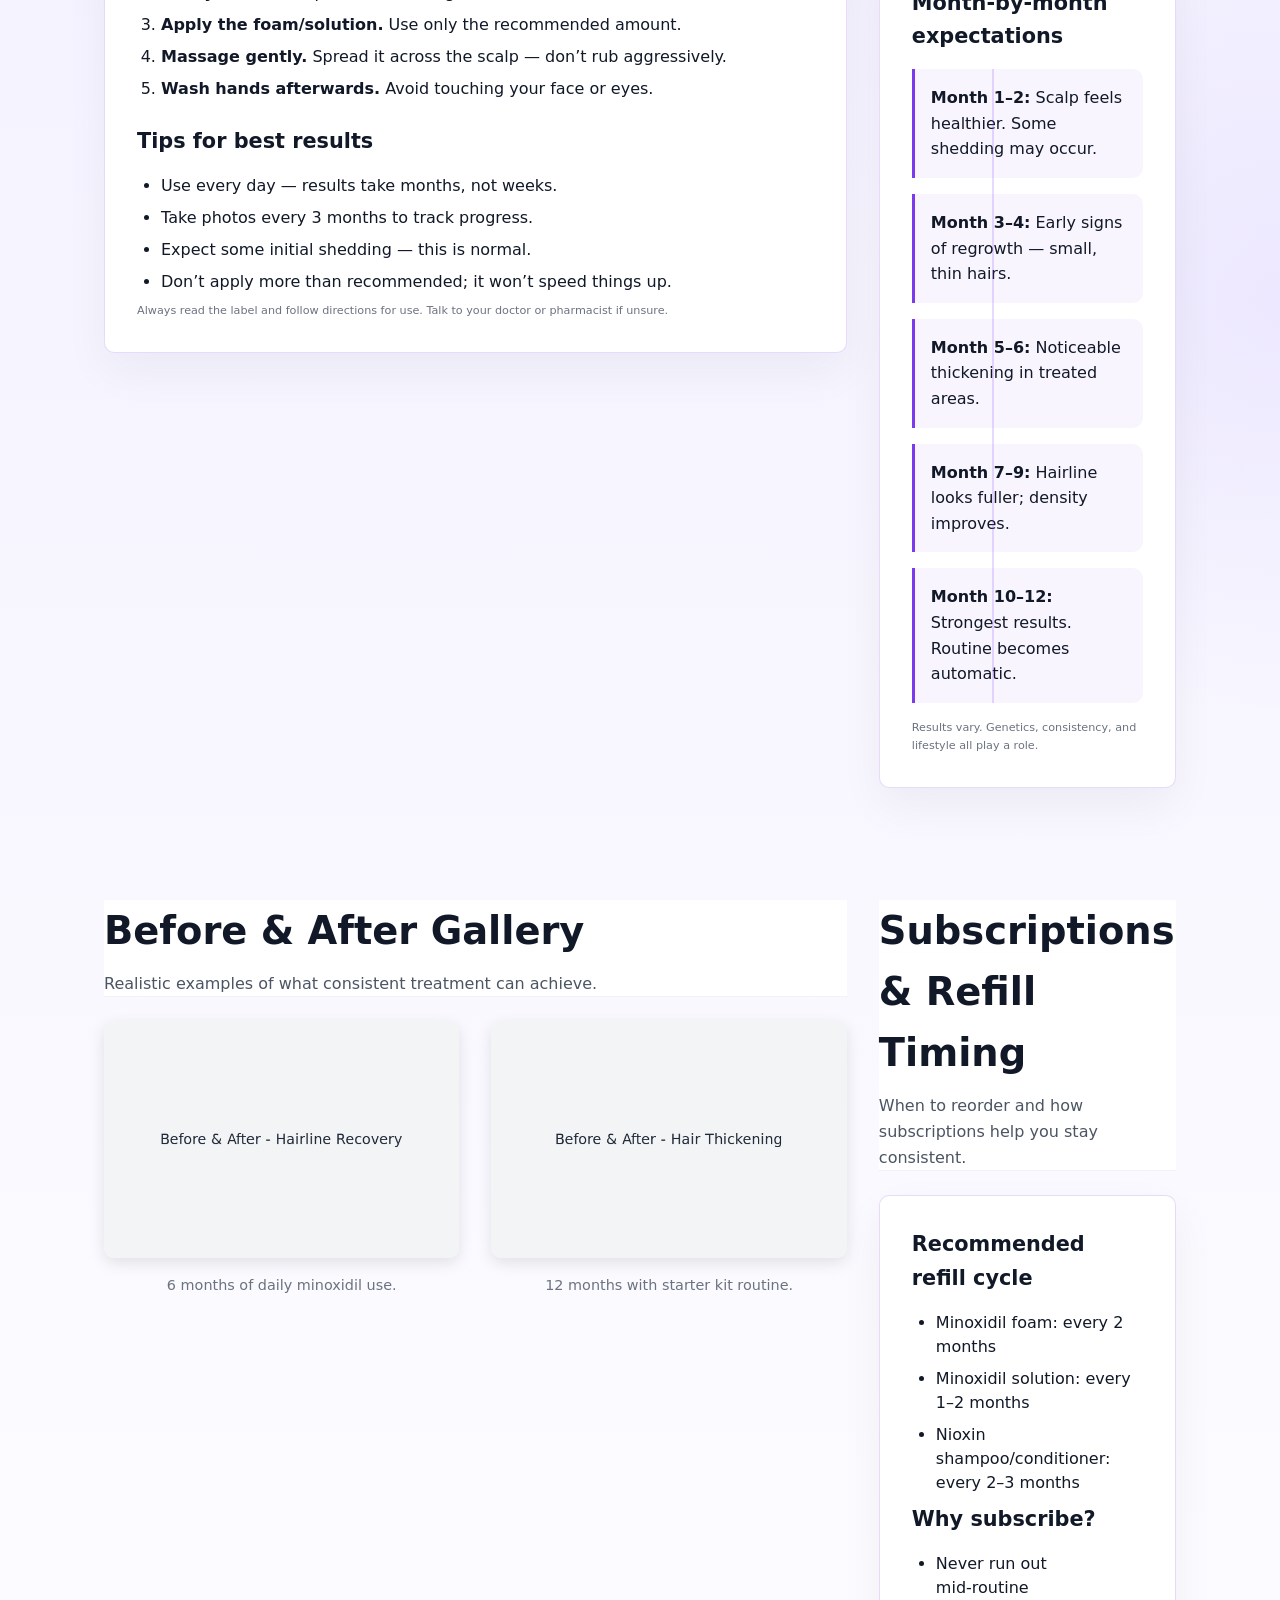
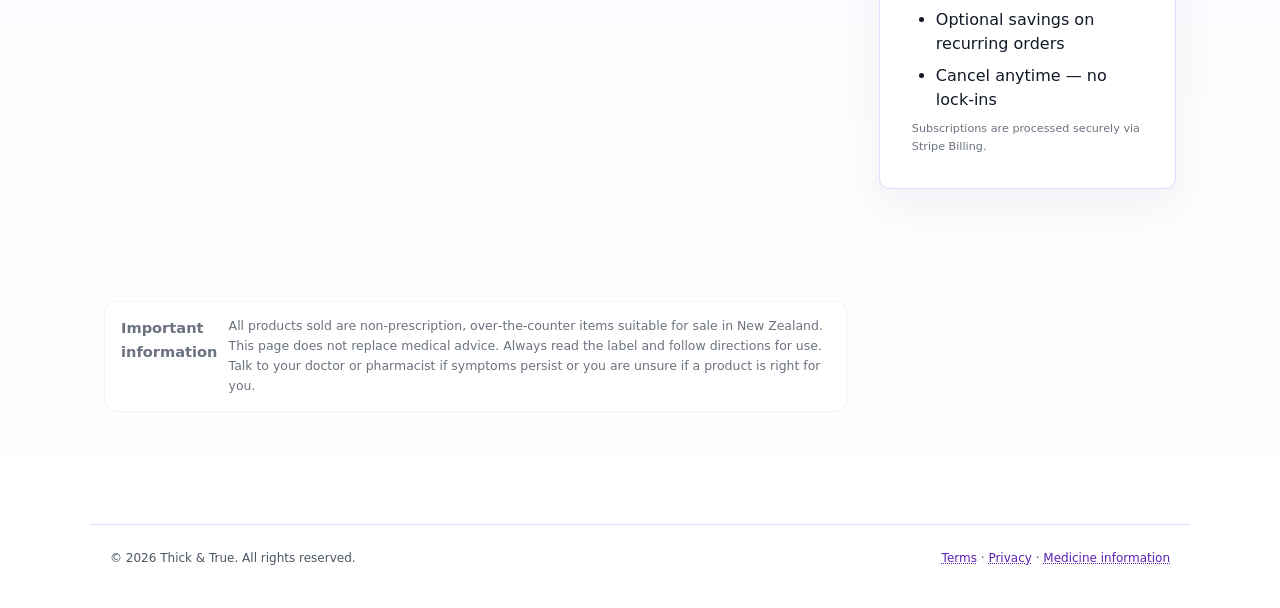
<file: guides.html>
<!DOCTYPE html>
<html lang="en">
<head>
  <meta charset="UTF-8" />
  <title>Guides &amp; Tutorials | Thick &amp; True</title>
  <meta name="description" content="Step-by-step guides for using minoxidil, Nioxin and scalp care products. Written in plain language for New Zealand men starting their hair recovery journey." />
  <meta property="og:title" content="Guides &amp; Tutorials | Thick &amp; True" />
  <meta property="og:description" content="Step-by-step hair loss treatment guides for New Zealand men." />
  <meta property="og:type" content="website" />
  <meta name="viewport" content="width=device-width, initial-scale=1" />
  <link rel="icon" href="data:image/svg+xml,<svg xmlns='http://www.w3.org/2000/svg' viewBox='0 0 100 100'><text y='.9em' font-size='90'>🧬</text></svg>" />
  <link rel="stylesheet" href="assets/css/main.css" />
</head>

<body>
  <header class="header">
    <nav class="nav">
      <a href="index.html" class="logo">Thick &amp; True</a>
      <div class="nav-links">
        <a href="products.html">Shop</a>
        <a href="guides.html" class="active">Guides</a>
        <a href="about.html">About</a>
        <a href="contact.html">Contact</a>
      </div>
    </nav>
  </header>

  <main class="layout">
    <section class="hero small-hero">
      <h1>Guides &amp; Tutorials</h1>
      <p>Your step‑by‑step roadmap to thicker, healthier hair — written in plain language for real New Zealand men.</p>
    </section>

    <!-- SECTION: STARTER KIT GUIDE -->
    <section class="section">
      <header class="section-header">
        <h2>Starter Kit: Daily Routine</h2>
        <p>A simple 5‑minute routine using Nioxin + 5% Minoxidil Foam.</p>
      </header>

      <article class="guide-block">
        <h3>Morning routine (2–3 minutes)</h3>
        <ol class="guide-steps">
          <li><strong>Shampoo with Nioxin.</strong> Massage into the scalp for 30–60 seconds.</li>
          <li><strong>Condition lightly.</strong> Focus on the scalp, not just the hair.</li>
          <li><strong>Towel dry.</strong> Your scalp should be dry before applying minoxidil.</li>
          <li><strong>Apply minoxidil foam.</strong> Part your hair and apply a small amount to thinning areas.</li>
        </ol>

        <h3>Evening routine (1–2 minutes)</h3>
        <ol class="guide-steps">
          <li><strong>Ensure your scalp is dry.</strong> Minoxidil works best on a dry scalp.</li>
          <li><strong>Apply minoxidil foam again.</strong> Same areas as the morning.</li>
          <li><strong>Let it absorb.</strong> Avoid lying down for ~10 minutes.</li>
        </ol>

        <p class="note">Consistency matters more than anything. Missing days slows progress.</p>
      </article>
    </section>

    <!-- SECTION: HOW TO USE MINOXIDIL -->
    <section class="section">
      <header class="section-header">
        <h2>How to Use Minoxidil (Foam or Solution)</h2>
        <p>Plain‑language instructions for safe, effective use.</p>
      </header>

      <article class="guide-block">
        <h3>Step‑by‑step</h3>
        <ol class="guide-steps">
          <li><strong>Start with a dry scalp.</strong> Water dilutes the product.</li>
          <li><strong>Part your hair.</strong> Expose the thinning area.</li>
          <li><strong>Apply the foam/solution.</strong> Use only the recommended amount.</li>
          <li><strong>Massage gently.</strong> Spread it across the scalp — don’t rub aggressively.</li>
          <li><strong>Wash hands afterwards.</strong> Avoid touching your face or eyes.</li>
        </ol>

        <h3>Tips for best results</h3>
        <ul class="guide-tips">
          <li>Use every day — results take months, not weeks.</li>
          <li>Take photos every 3 months to track progress.</li>
          <li>Expect some initial shedding — this is normal.</li>
          <li>Don’t apply more than recommended; it won’t speed things up.</li>
        </ul>

        <p class="note">Always read the label and follow directions for use. Talk to your doctor or pharmacist if unsure.</p>
      </article>
    </section>

    <!-- SECTION: HAIRLINE RECOVERY TIMELINE -->
    <section class="section">
      <header class="section-header">
        <h2>Hairline Recovery Timeline</h2>
        <p>What most men experience over 12 months of consistent treatment.</p>
      </header>

      <article class="guide-block">
        <h3>Month‑by‑month expectations</h3>
        <ul class="timeline">
          <li><strong>Month 1–2:</strong> Scalp feels healthier. Some shedding may occur.</li>
          <li><strong>Month 3–4:</strong> Early signs of regrowth — small, thin hairs.</li>
          <li><strong>Month 5–6:</strong> Noticeable thickening in treated areas.</li>
          <li><strong>Month 7–9:</strong> Hairline looks fuller; density improves.</li>
          <li><strong>Month 10–12:</strong> Strongest results. Routine becomes automatic.</li>
        </ul>

        <p class="note">Results vary. Genetics, consistency, and lifestyle all play a role.</p>
      </article>
    </section>

    <!-- SECTION: BEFORE/AFTER GALLERY -->
    <section class="section">
      <header class="section-header">
        <h2>Before &amp; After Gallery</h2>
        <p>Realistic examples of what consistent treatment can achieve.</p>
      </header>

      <div class="gallery">
        <figure>
          <img src="assets/img/hero-before-after-1.jpg" alt="Hairline recovery example 1" />
          <figcaption>6 months of daily minoxidil use.</figcaption>
        </figure>

        <figure>
          <img src="assets/img/hero-before-after-2.jpg" alt="Hairline recovery example 2" />
          <figcaption>12 months with starter kit routine.</figcaption>
        </figure>
      </div>
    </section>

    <!-- SECTION: SUBSCRIPTIONS -->
    <section class="section">
      <header class="section-header">
        <h2>Subscriptions &amp; Refill Timing</h2>
        <p>When to reorder and how subscriptions help you stay consistent.</p>
      </header>

      <article class="guide-block">
        <h3>Recommended refill cycle</h3>
        <ul class="guide-tips">
          <li>Minoxidil foam: every 2 months</li>
          <li>Minoxidil solution: every 1–2 months</li>
          <li>Nioxin shampoo/conditioner: every 2–3 months</li>
        </ul>

        <h3>Why subscribe?</h3>
        <ul class="guide-tips">
          <li>Never run out mid‑routine</li>
          <li>Optional savings on recurring orders</li>
          <li>Cancel anytime — no lock‑ins</li>
        </ul>

        <p class="note">Subscriptions are processed securely via Stripe Billing.</p>
      </article>
    </section>

    <!-- SECTION: SAFETY -->
    <section class="section compliance">
      <h3>Important information</h3>
      <p>
        All products sold are non‑prescription, over‑the‑counter items suitable for sale in New Zealand.  
        This page does not replace medical advice. Always read the label and follow directions for use.  
        Talk to your doctor or pharmacist if symptoms persist or you are unsure if a product is right for you.
      </p>
    </section>
  </main>

  <footer class="footer">
    <span>© <span id="year"></span> Thick &amp; True. All rights reserved.</span>
    <span>
      <a href="legal/terms.html">Terms</a> · 
      <a href="legal/privacy.html">Privacy</a> · 
      <a href="legal/medicine-info.html">Medicine information</a>
    </span>
  </footer>

  <div class="cookie-banner" id="cookie-banner">
    <p>We use cookies to improve your experience. By continuing, you agree to our <a href="legal/terms.html">Terms</a> and <a href="legal/privacy.html">Privacy Policy</a>.</p>
    <button onclick="document.getElementById('cookie-banner').classList.add('hidden'); localStorage.setItem('cookiesAccepted','true')">Accept</button>
  </div>
  <script src="assets/js/main.js"></script>
</body>
</html>
</file>
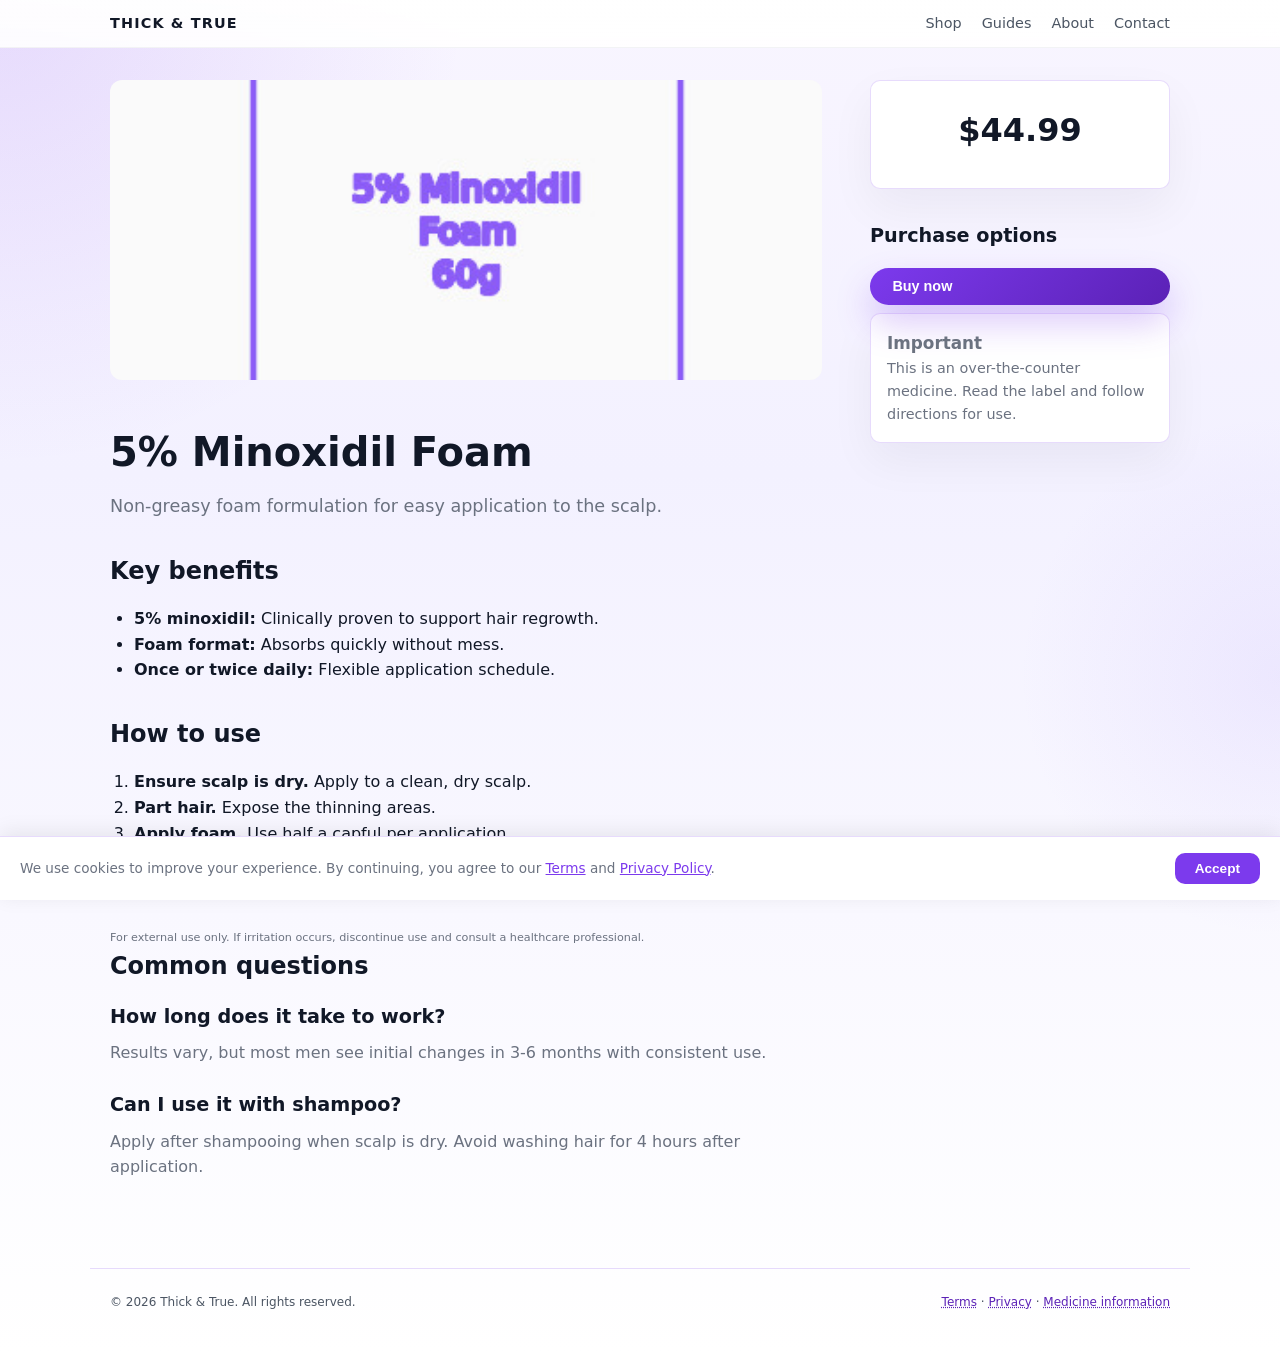
<file: product-minoxidil-foam.html>
<!DOCTYPE html>
<html lang="en">
<head>
  <meta charset="UTF-8" />
  <title>5% Minoxidil Foam | Thick &amp; True</title>
  <meta name="description" content="5% Minoxidil Foam for men’s hair loss. Non-greasy, easy application. Clinically proven treatment delivered discreetly across New Zealand." />
  <meta property="og:title" content="5% Minoxidil Foam | Thick &amp; True" />
  <meta property="og:description" content="Clinically proven hair loss treatment for men. Delivered across NZ." />
  <meta property="og:type" content="product" />
  <meta name="viewport" content="width=device-width, initial-scale=1" />
  <link rel="icon" href="data:image/svg+xml,<svg xmlns='http://www.w3.org/2000/svg' viewBox='0 0 100 100'><text y='.9em' font-size='90'>🧬</text></svg>" />
  <link rel="stylesheet" href="assets/css/main.css" />
</head>
<body>
  <header class="header">
    <nav class="nav">
      <a href="index.html" class="logo">Thick &amp; True</a>
      <div class="nav-links">
        <a href="products.html">Shop</a>
        <a href="guides.html">Guides</a>
        <a href="about.html">About</a>
        <a href="contact.html">Contact</a>
      </div>
    </nav>
  </header>

  <main class="product-layout">
    <section class="product-main">
      <img src="assets/img/minoxidil-foam.jpg" alt="5% Minoxidil Foam" class="product-hero-img" />

      <h1>5% Minoxidil Foam</h1>
      <p class="product-tagline">
        Non-greasy foam formulation for easy application to the scalp.
      </p>

      <div class="product-key-points">
        <h2>Key benefits</h2>
        <ul>
          <li><strong>5% minoxidil:</strong> Clinically proven to support hair regrowth.</li>
          <li><strong>Foam format:</strong> Absorbs quickly without mess.</li>
          <li><strong>Once or twice daily:</strong> Flexible application schedule.</li>
        </ul>
      </div>

      <div class="product-how-to">
        <h2>How to use</h2>
        <ol>
          <li><strong>Ensure scalp is dry.</strong> Apply to a clean, dry scalp.</li>
          <li><strong>Part hair.</strong> Expose the thinning areas.</li>
          <li><strong>Apply foam.</strong> Use half a capful per application.</li>
          <li><strong>Massage in.</strong> Gently rub into the scalp.</li>
          <li><strong>Repeat as needed.</strong> Once or twice daily.</li>
        </ol>
        <p class="note">
          For external use only. If irritation occurs, discontinue use and consult a healthcare professional.
        </p>
      </div>

      <div class="product-faq">
        <h2>Common questions</h2>
        <h3>How long does it take to work?</h3>
        <p>Results vary, but most men see initial changes in 3-6 months with consistent use.</p>

        <h3>Can I use it with shampoo?</h3>
        <p>Apply after shampooing when scalp is dry. Avoid washing hair for 4 hours after application.</p>
      </div>
    </section>

    <aside class="product-sidebar">
      <div class="product-price-box">
        <span class="price">$44.99</span>
      </div>

      <div class="product-purchase-options">
        <h2>Purchase options</h2>
        <button 
          class="btn-primary"
          onclick="window.location.href='https://checkout.stripe.com/pay/YOUR_ONE_TIME_LINK'">
          Buy now
        </button>
      </div>

      <div class="product-compliance">
        <h3>Important</h3>
        <p>
          This is an over-the-counter medicine. Read the label and follow directions for use.
        </p>
      </div>
    </aside>
  </main>

  <footer class="footer">
    <span>© <span id="year"></span> Thick &amp; True. All rights reserved.</span>
    <span>
      <a href="legal/terms.html">Terms</a> · 
      <a href="legal/privacy.html">Privacy</a> · 
      <a href="legal/medicine-info.html">Medicine information</a>
    </span>
  </footer>

  <div class="cookie-banner" id="cookie-banner">
    <p>We use cookies to improve your experience. By continuing, you agree to our <a href="legal/terms.html">Terms</a> and <a href="legal/privacy.html">Privacy Policy</a>.</p>
    <button onclick="document.getElementById('cookie-banner').classList.add('hidden'); localStorage.setItem('cookiesAccepted','true')">Accept</button>
  </div>
  <script src="assets/js/main.js"></script>
</body>
</html>
</file>
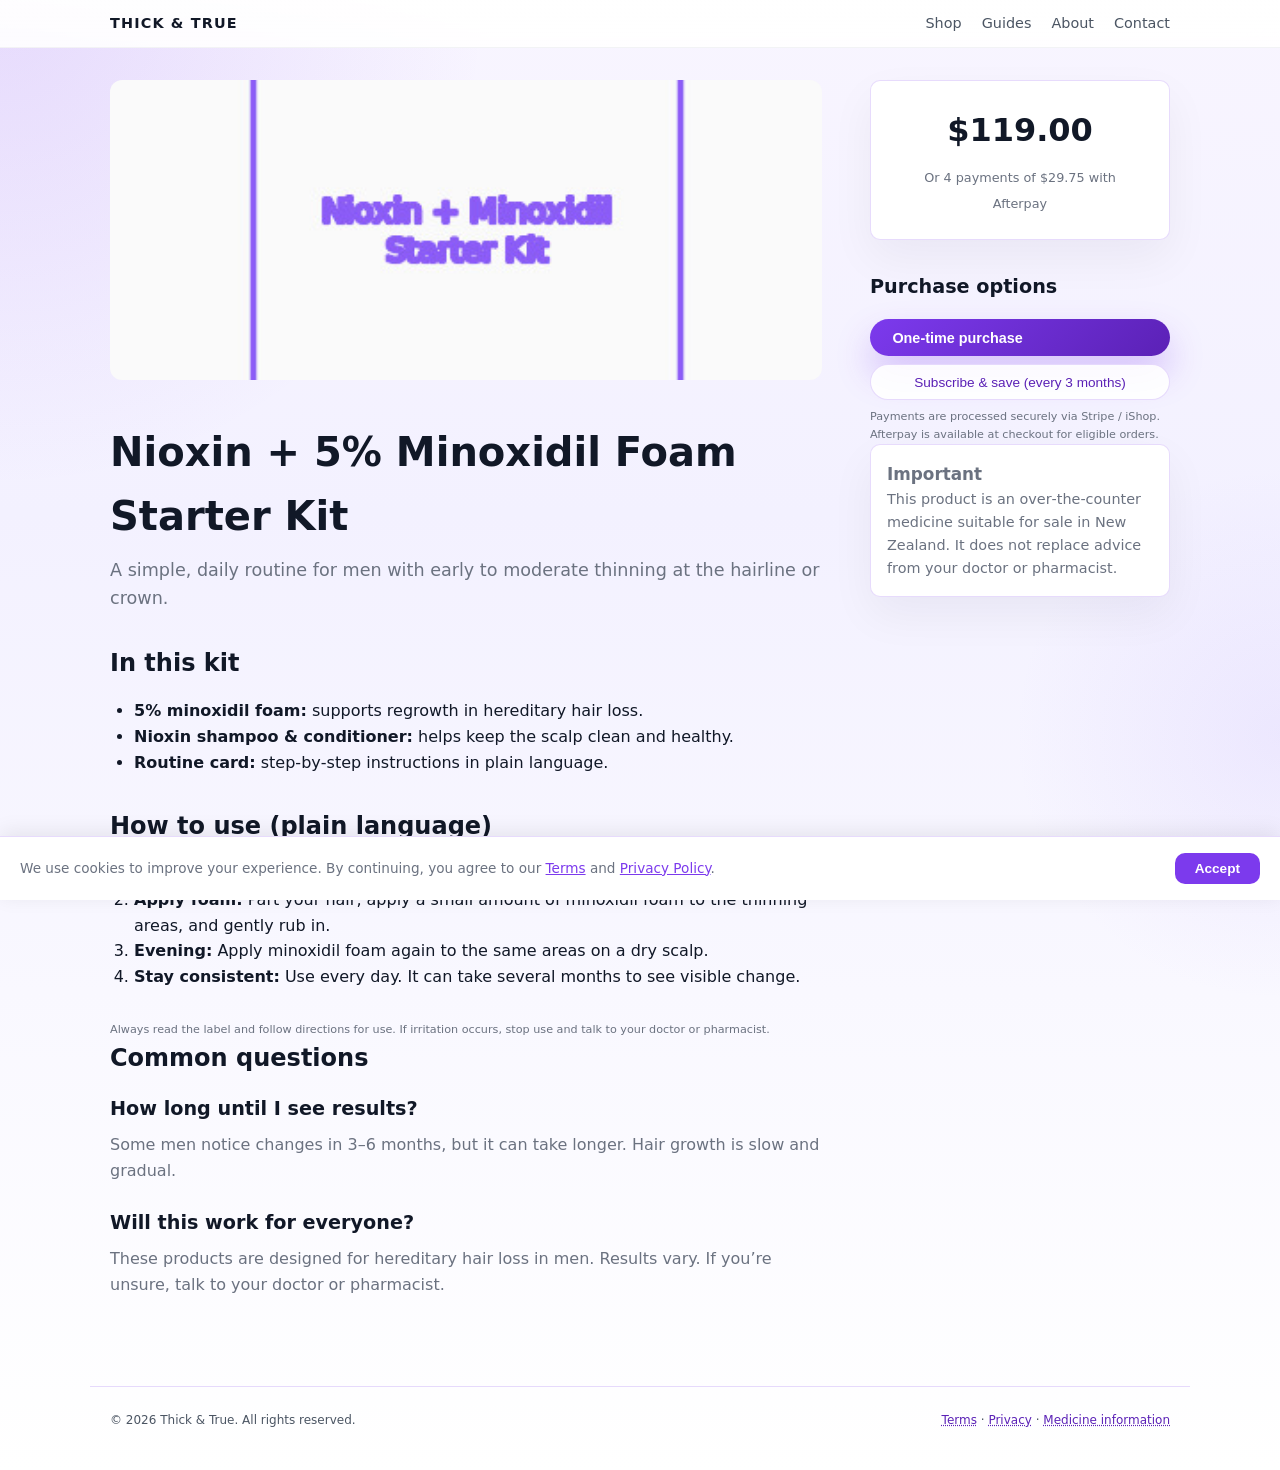
<file: product-nioxin-starter-kit.html>
<!DOCTYPE html>
<html lang="en">
<head>
  <meta charset="UTF-8" />
  <title>Nioxin + 5% Minoxidil Foam Starter Kit | Thick &amp; True</title>
  <meta name="description" content="Complete hair recovery starter kit with Nioxin shampoo, conditioner and 5% minoxidil foam. Everything you need to start treating hair loss in NZ." />
  <meta property="og:title" content="Nioxin + 5% Minoxidil Foam Starter Kit | Thick &amp; True" />
  <meta property="og:description" content="Everything you need to start treating hair loss. Shipped NZ-wide." />
  <meta property="og:type" content="product" />
  <meta name="viewport" content="width=device-width, initial-scale=1" />
  <link rel="icon" href="data:image/svg+xml,<svg xmlns='http://www.w3.org/2000/svg' viewBox='0 0 100 100'><text y='.9em' font-size='90'>🧬</text></svg>" />
  <link rel="stylesheet" href="assets/css/main.css" />
</head>
<body>
  <header class="header">
    <nav class="nav">
      <a href="index.html" class="logo">Thick &amp; True</a>
      <div class="nav-links">
        <a href="products.html">Shop</a>
        <a href="guides.html">Guides</a>
        <a href="about.html">About</a>
        <a href="contact.html">Contact</a>
      </div>
    </nav>
  </header>

  <main class="product-layout">
    <section class="product-main">
      <img src="assets/img/kit-nioxin-minoxidil.jpg" alt="Nioxin + Minoxidil Foam Starter Kit" class="product-hero-img" />

      <h1>Nioxin + 5% Minoxidil Foam Starter Kit</h1>
      <p class="product-tagline">
        A simple, daily routine for men with early to moderate thinning at the hairline or crown.
      </p>

      <div class="product-key-points">
        <h2>In this kit</h2>
        <ul>
          <li><strong>5% minoxidil foam:</strong> supports regrowth in hereditary hair loss.</li>
          <li><strong>Nioxin shampoo &amp; conditioner:</strong> helps keep the scalp clean and healthy.</li>
          <li><strong>Routine card:</strong> step‑by‑step instructions in plain language.</li>
        </ul>
      </div>

      <div class="product-how-to">
        <h2>How to use (plain language)</h2>
        <ol>
          <li><strong>Morning:</strong> Wash hair with Nioxin shampoo and conditioner. Towel dry.</li>
          <li><strong>Apply foam:</strong> Part your hair, apply a small amount of minoxidil foam to the thinning areas, and gently rub in.</li>
          <li><strong>Evening:</strong> Apply minoxidil foam again to the same areas on a dry scalp.</li>
          <li><strong>Stay consistent:</strong> Use every day. It can take several months to see visible change.</li>
        </ol>
        <p class="note">
          Always read the label and follow directions for use. If irritation occurs, stop use and talk to your doctor or pharmacist.
        </p>
      </div>

      <div class="product-faq">
        <h2>Common questions</h2>
        <h3>How long until I see results?</h3>
        <p>Some men notice changes in 3–6 months, but it can take longer. Hair growth is slow and gradual.</p>

        <h3>Will this work for everyone?</h3>
        <p>These products are designed for hereditary hair loss in men. Results vary. If you’re unsure, talk to your doctor or pharmacist.</p>
      </div>
    </section>

    <aside class="product-sidebar">
      <div class="product-price-box">
        <span class="price">$119.00</span>
        <span class="bnpl">Or 4 payments of $29.75 with Afterpay</span>
      </div>

      <div class="product-purchase-options">
        <h2>Purchase options</h2>
        <button 
          class="btn-primary"
          onclick="window.location.href='https://checkout.stripe.com/pay/YOUR_ONE_TIME_LINK'">
          One‑time purchase
        </button>

        <button 
          class="btn-ghost"
          onclick="window.location.href='https://billing.stripe.com/p/YOUR_SUBSCRIPTION_LINK'">
          Subscribe &amp; save (every 3 months)
        </button>

        <p class="note">
          Payments are processed securely via Stripe / iShop. Afterpay is available at checkout for eligible orders.
        </p>
      </div>

      <div class="product-compliance">
        <h3>Important</h3>
        <p>
          This product is an over‑the‑counter medicine suitable for sale in New Zealand. 
          It does not replace advice from your doctor or pharmacist.
        </p>
      </div>
    </aside>
  </main>

  <footer class="footer">
    <span>© <span id="year"></span> Thick &amp; True. All rights reserved.</span>
    <span>
      <a href="legal/terms.html">Terms</a> · 
      <a href="legal/privacy.html">Privacy</a> · 
      <a href="legal/medicine-info.html">Medicine information</a>
    </span>
  </footer>

  <div class="cookie-banner" id="cookie-banner">
    <p>We use cookies to improve your experience. By continuing, you agree to our <a href="legal/terms.html">Terms</a> and <a href="legal/privacy.html">Privacy Policy</a>.</p>
    <button onclick="document.getElementById('cookie-banner').classList.add('hidden'); localStorage.setItem('cookiesAccepted','true')">Accept</button>
  </div>
  <script src="assets/js/main.js"></script>
</body>
</html>
</file>
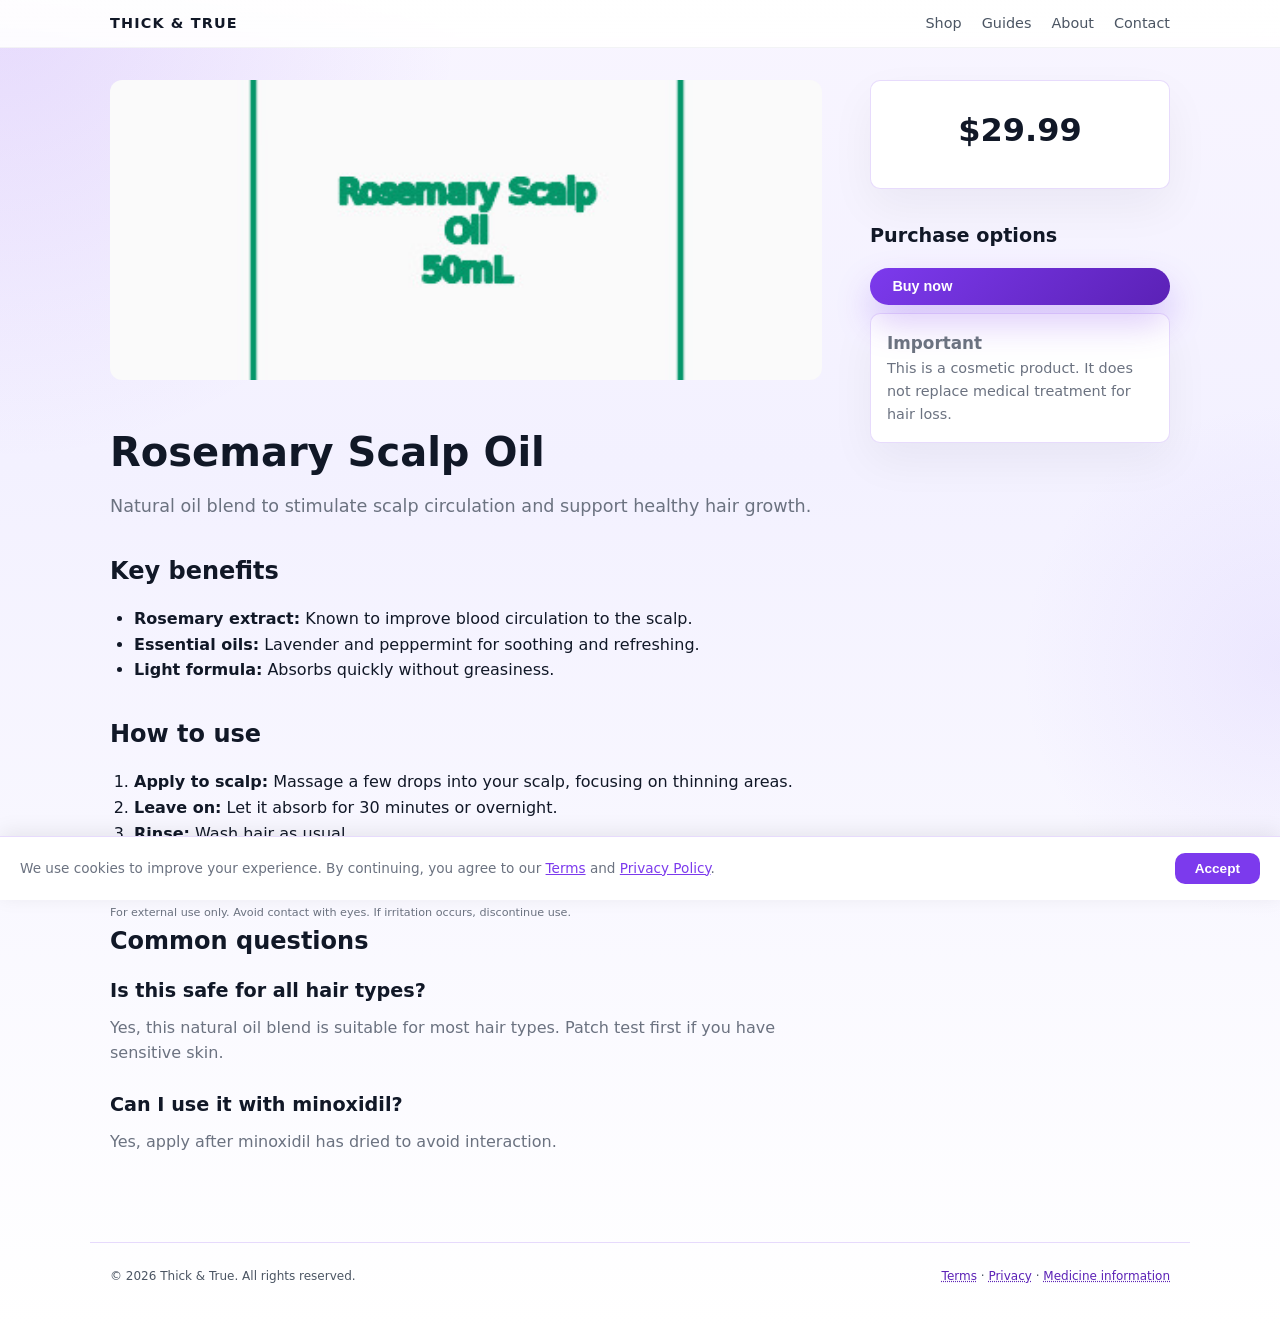
<file: product-rosemary-oil.html>
<!DOCTYPE html>
<html lang="en">
<head>
  <meta charset="UTF-8" />
  <title>Rosemary Scalp Oil | Thick &amp; True</title>
  <meta name="description" content="Natural rosemary scalp oil to stimulate circulation and support healthy hair growth. A gentle complement to minoxidil treatment for NZ men." />
  <meta property="og:title" content="Rosemary Scalp Oil | Thick &amp; True" />
  <meta property="og:description" content="Natural scalp oil for healthy hair growth." />
  <meta property="og:type" content="product" />
  <meta name="viewport" content="width=device-width, initial-scale=1" />
  <link rel="icon" href="data:image/svg+xml,<svg xmlns='http://www.w3.org/2000/svg' viewBox='0 0 100 100'><text y='.9em' font-size='90'>🧬</text></svg>" />
  <link rel="stylesheet" href="assets/css/main.css" />
</head>
<body>
  <header class="header">
    <nav class="nav">
      <a href="index.html" class="logo">Thick &amp; True</a>
      <div class="nav-links">
        <a href="products.html">Shop</a>
        <a href="guides.html">Guides</a>
        <a href="about.html">About</a>
        <a href="contact.html">Contact</a>
      </div>
    </nav>
  </header>

  <main class="product-layout">
    <section class="product-main">
      <img src="assets/img/rosemary-oil.jpg" alt="Rosemary Scalp Oil" class="product-hero-img" />

      <h1>Rosemary Scalp Oil</h1>
      <p class="product-tagline">
        Natural oil blend to stimulate scalp circulation and support healthy hair growth.
      </p>

      <div class="product-key-points">
        <h2>Key benefits</h2>
        <ul>
          <li><strong>Rosemary extract:</strong> Known to improve blood circulation to the scalp.</li>
          <li><strong>Essential oils:</strong> Lavender and peppermint for soothing and refreshing.</li>
          <li><strong>Light formula:</strong> Absorbs quickly without greasiness.</li>
        </ul>
      </div>

      <div class="product-how-to">
        <h2>How to use</h2>
        <ol>
          <li><strong>Apply to scalp:</strong> Massage a few drops into your scalp, focusing on thinning areas.</li>
          <li><strong>Leave on:</strong> Let it absorb for 30 minutes or overnight.</li>
          <li><strong>Rinse:</strong> Wash hair as usual.</li>
          <li><strong>Use 2-3 times weekly:</strong> For best results, combine with your hair loss routine.</li>
        </ol>
        <p class="note">
          For external use only. Avoid contact with eyes. If irritation occurs, discontinue use.
        </p>
      </div>

      <div class="product-faq">
        <h2>Common questions</h2>
        <h3>Is this safe for all hair types?</h3>
        <p>Yes, this natural oil blend is suitable for most hair types. Patch test first if you have sensitive skin.</p>

        <h3>Can I use it with minoxidil?</h3>
        <p>Yes, apply after minoxidil has dried to avoid interaction.</p>
      </div>
    </section>

    <aside class="product-sidebar">
      <div class="product-price-box">
        <span class="price">$29.99</span>
      </div>

      <div class="product-purchase-options">
        <h2>Purchase options</h2>
        <button 
          class="btn-primary"
          onclick="window.location.href='https://checkout.stripe.com/pay/YOUR_ONE_TIME_LINK'">
          Buy now
        </button>
      </div>

      <div class="product-compliance">
        <h3>Important</h3>
        <p>
          This is a cosmetic product. It does not replace medical treatment for hair loss.
        </p>
      </div>
    </aside>
  </main>

  <footer class="footer">
    <span>© <span id="year"></span> Thick &amp; True. All rights reserved.</span>
    <span>
      <a href="legal/terms.html">Terms</a> · 
      <a href="legal/privacy.html">Privacy</a> · 
      <a href="legal/medicine-info.html">Medicine information</a>
    </span>
  </footer>

  <div class="cookie-banner" id="cookie-banner">
    <p>We use cookies to improve your experience. By continuing, you agree to our <a href="legal/terms.html">Terms</a> and <a href="legal/privacy.html">Privacy Policy</a>.</p>
    <button onclick="document.getElementById('cookie-banner').classList.add('hidden'); localStorage.setItem('cookiesAccepted','true')">Accept</button>
  </div>
  <script src="assets/js/main.js"></script>
</body>
</html>
</file>
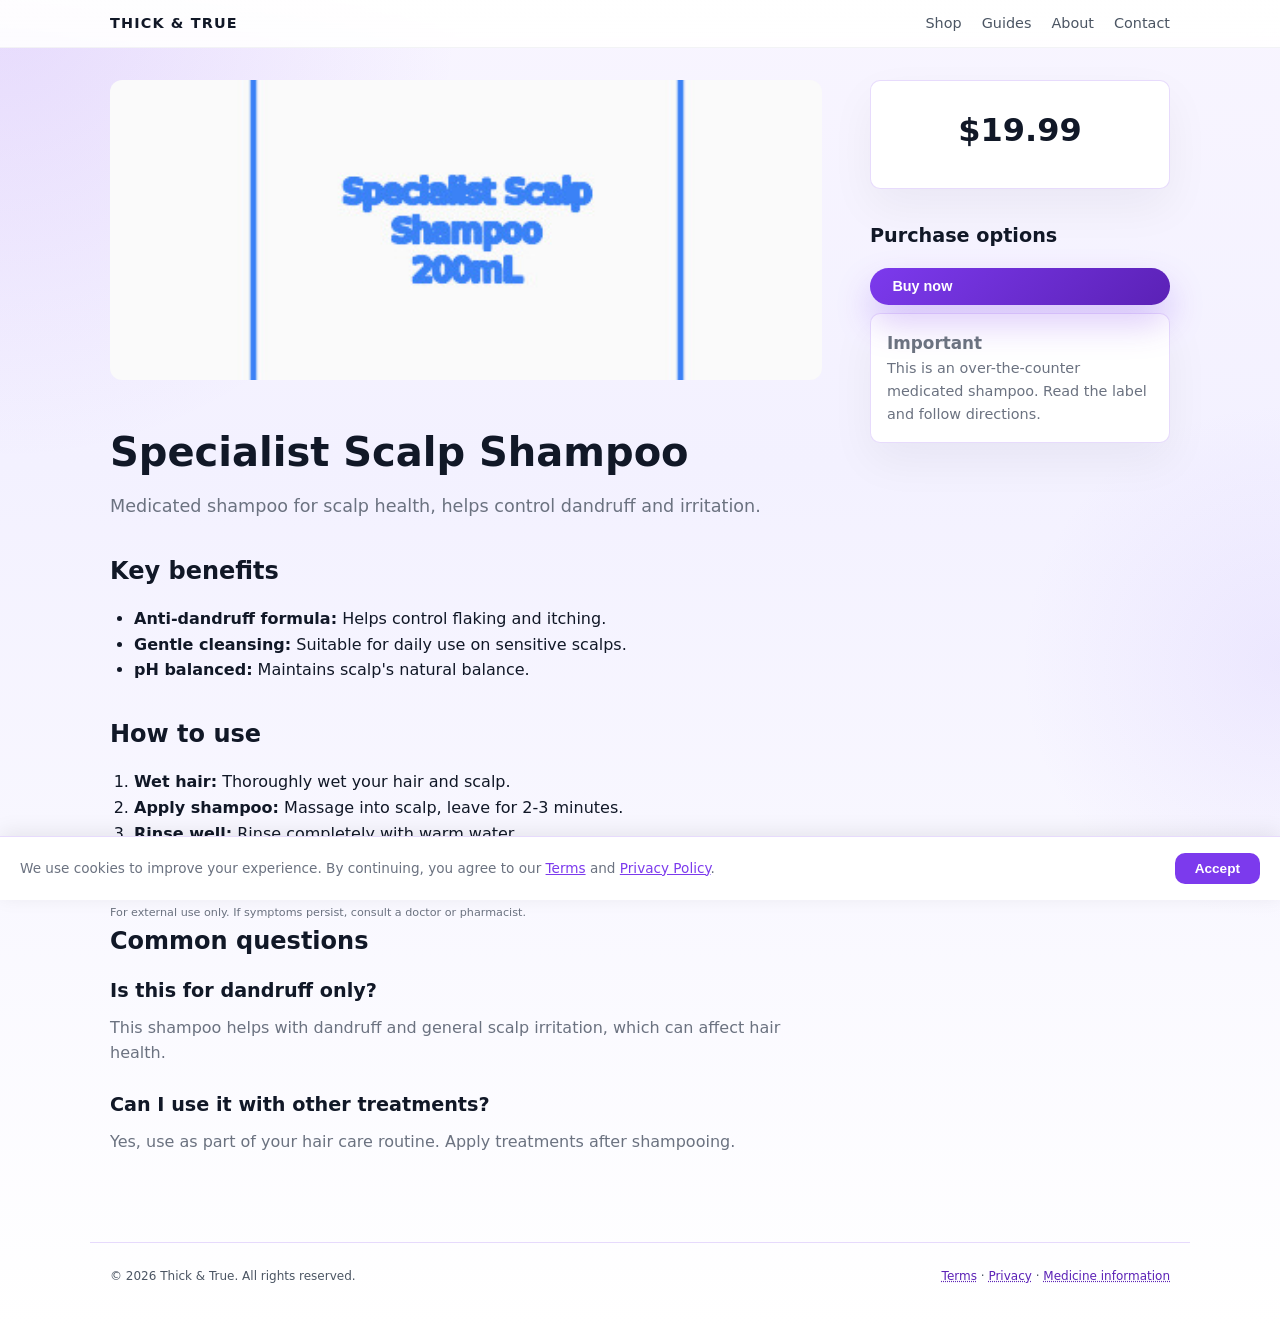
<file: product-specialist-shampoo.html>
<!DOCTYPE html>
<html lang="en">
<head>
  <meta charset="UTF-8" />
  <title>Specialist Scalp Shampoo | Thick &amp; True</title>
  <meta name="description" content="Medicated scalp shampoo for dandruff and irritation. Supports scalp health alongside hair loss treatments for New Zealand men." />
  <meta property="og:title" content="Specialist Scalp Shampoo | Thick &amp; True" />
  <meta property="og:description" content="Medicated shampoo for scalp health and dandruff control." />
  <meta property="og:type" content="product" />
  <meta name="viewport" content="width=device-width, initial-scale=1" />
  <link rel="icon" href="data:image/svg+xml,<svg xmlns='http://www.w3.org/2000/svg' viewBox='0 0 100 100'><text y='.9em' font-size='90'>🧬</text></svg>" />
  <link rel="stylesheet" href="assets/css/main.css" />
</head>
<body>
  <header class="header">
    <nav class="nav">
      <a href="index.html" class="logo">Thick &amp; True</a>
      <div class="nav-links">
        <a href="products.html">Shop</a>
        <a href="guides.html">Guides</a>
        <a href="about.html">About</a>
        <a href="contact.html">Contact</a>
      </div>
    </nav>
  </header>

  <main class="product-layout">
    <section class="product-main">
      <img src="assets/img/specialist-shampoo.jpg" alt="Specialist Scalp Shampoo" class="product-hero-img" />

      <h1>Specialist Scalp Shampoo</h1>
      <p class="product-tagline">
        Medicated shampoo for scalp health, helps control dandruff and irritation.
      </p>

      <div class="product-key-points">
        <h2>Key benefits</h2>
        <ul>
          <li><strong>Anti-dandruff formula:</strong> Helps control flaking and itching.</li>
          <li><strong>Gentle cleansing:</strong> Suitable for daily use on sensitive scalps.</li>
          <li><strong>pH balanced:</strong> Maintains scalp's natural balance.</li>
        </ul>
      </div>

      <div class="product-how-to">
        <h2>How to use</h2>
        <ol>
          <li><strong>Wet hair:</strong> Thoroughly wet your hair and scalp.</li>
          <li><strong>Apply shampoo:</strong> Massage into scalp, leave for 2-3 minutes.</li>
          <li><strong>Rinse well:</strong> Rinse completely with warm water.</li>
          <li><strong>Use 2-3 times weekly:</strong> Or as directed for your scalp condition.</li>
        </ol>
        <p class="note">
          For external use only. If symptoms persist, consult a doctor or pharmacist.
        </p>
      </div>

      <div class="product-faq">
        <h2>Common questions</h2>
        <h3>Is this for dandruff only?</h3>
        <p>This shampoo helps with dandruff and general scalp irritation, which can affect hair health.</p>

        <h3>Can I use it with other treatments?</h3>
        <p>Yes, use as part of your hair care routine. Apply treatments after shampooing.</p>
      </div>
    </section>

    <aside class="product-sidebar">
      <div class="product-price-box">
        <span class="price">$19.99</span>
      </div>

      <div class="product-purchase-options">
        <h2>Purchase options</h2>
        <button 
          class="btn-primary"
          onclick="window.location.href='https://checkout.stripe.com/pay/YOUR_ONE_TIME_LINK'">
          Buy now
        </button>
      </div>

      <div class="product-compliance">
        <h3>Important</h3>
        <p>
          This is an over-the-counter medicated shampoo. Read the label and follow directions.
        </p>
      </div>
    </aside>
  </main>

  <footer class="footer">
    <span>© <span id="year"></span> Thick &amp; True. All rights reserved.</span>
    <span>
      <a href="legal/terms.html">Terms</a> · 
      <a href="legal/privacy.html">Privacy</a> · 
      <a href="legal/medicine-info.html">Medicine information</a>
    </span>
  </footer>

  <div class="cookie-banner" id="cookie-banner">
    <p>We use cookies to improve your experience. By continuing, you agree to our <a href="legal/terms.html">Terms</a> and <a href="legal/privacy.html">Privacy Policy</a>.</p>
    <button onclick="document.getElementById('cookie-banner').classList.add('hidden'); localStorage.setItem('cookiesAccepted','true')">Accept</button>
  </div>
  <script src="assets/js/main.js"></script>
</body>
</html>
</file>
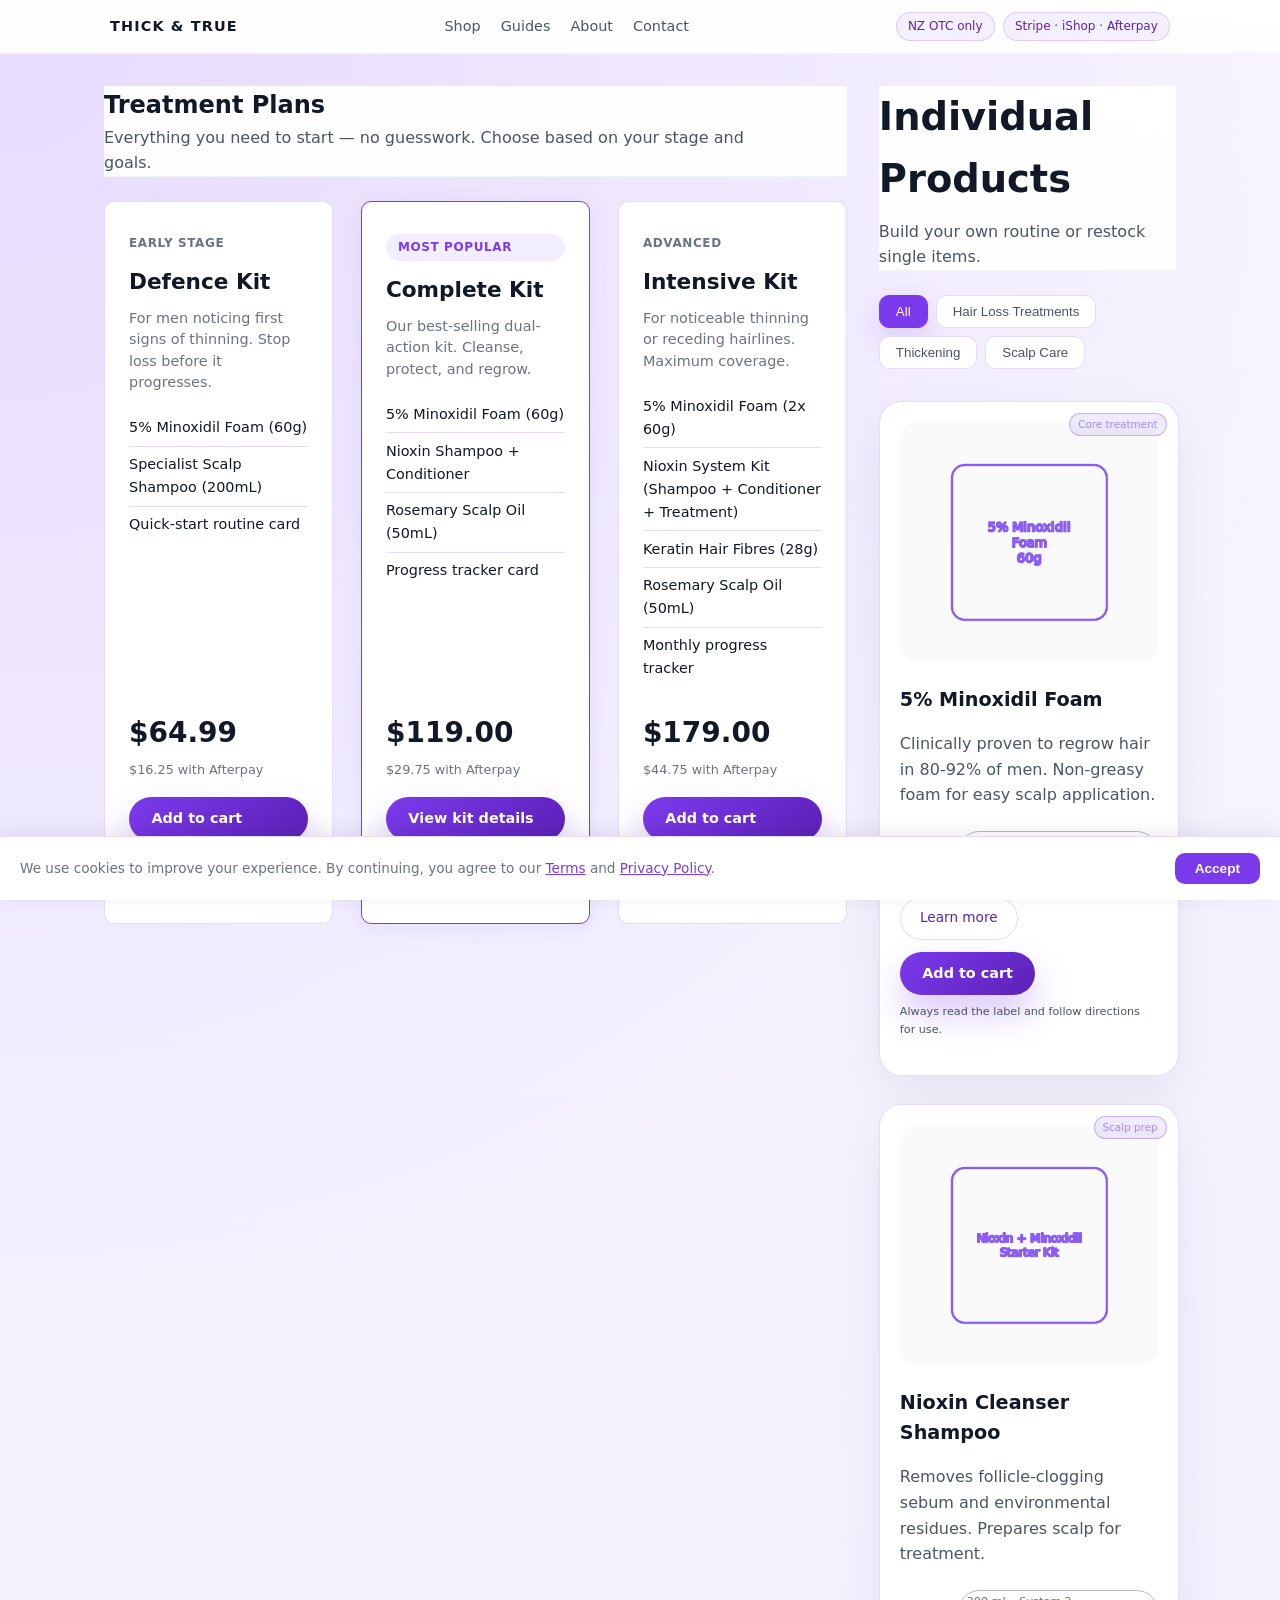
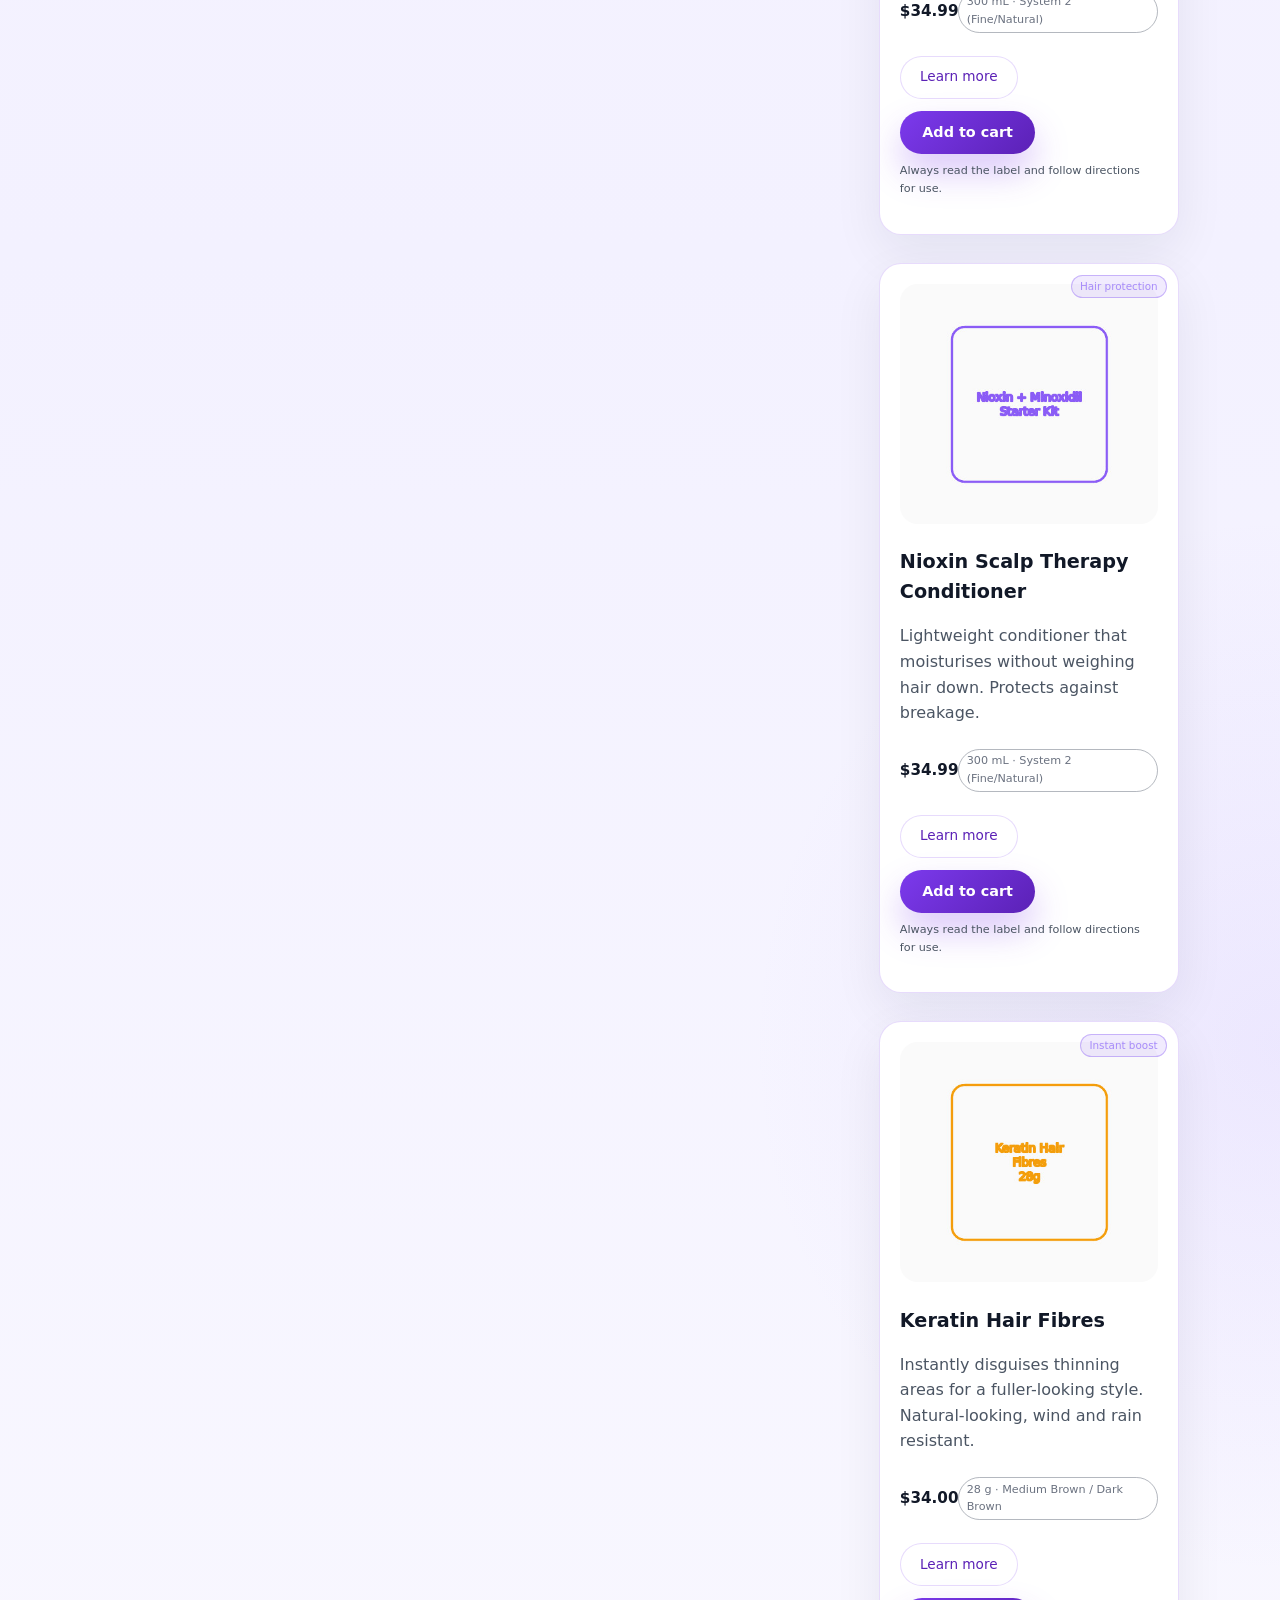
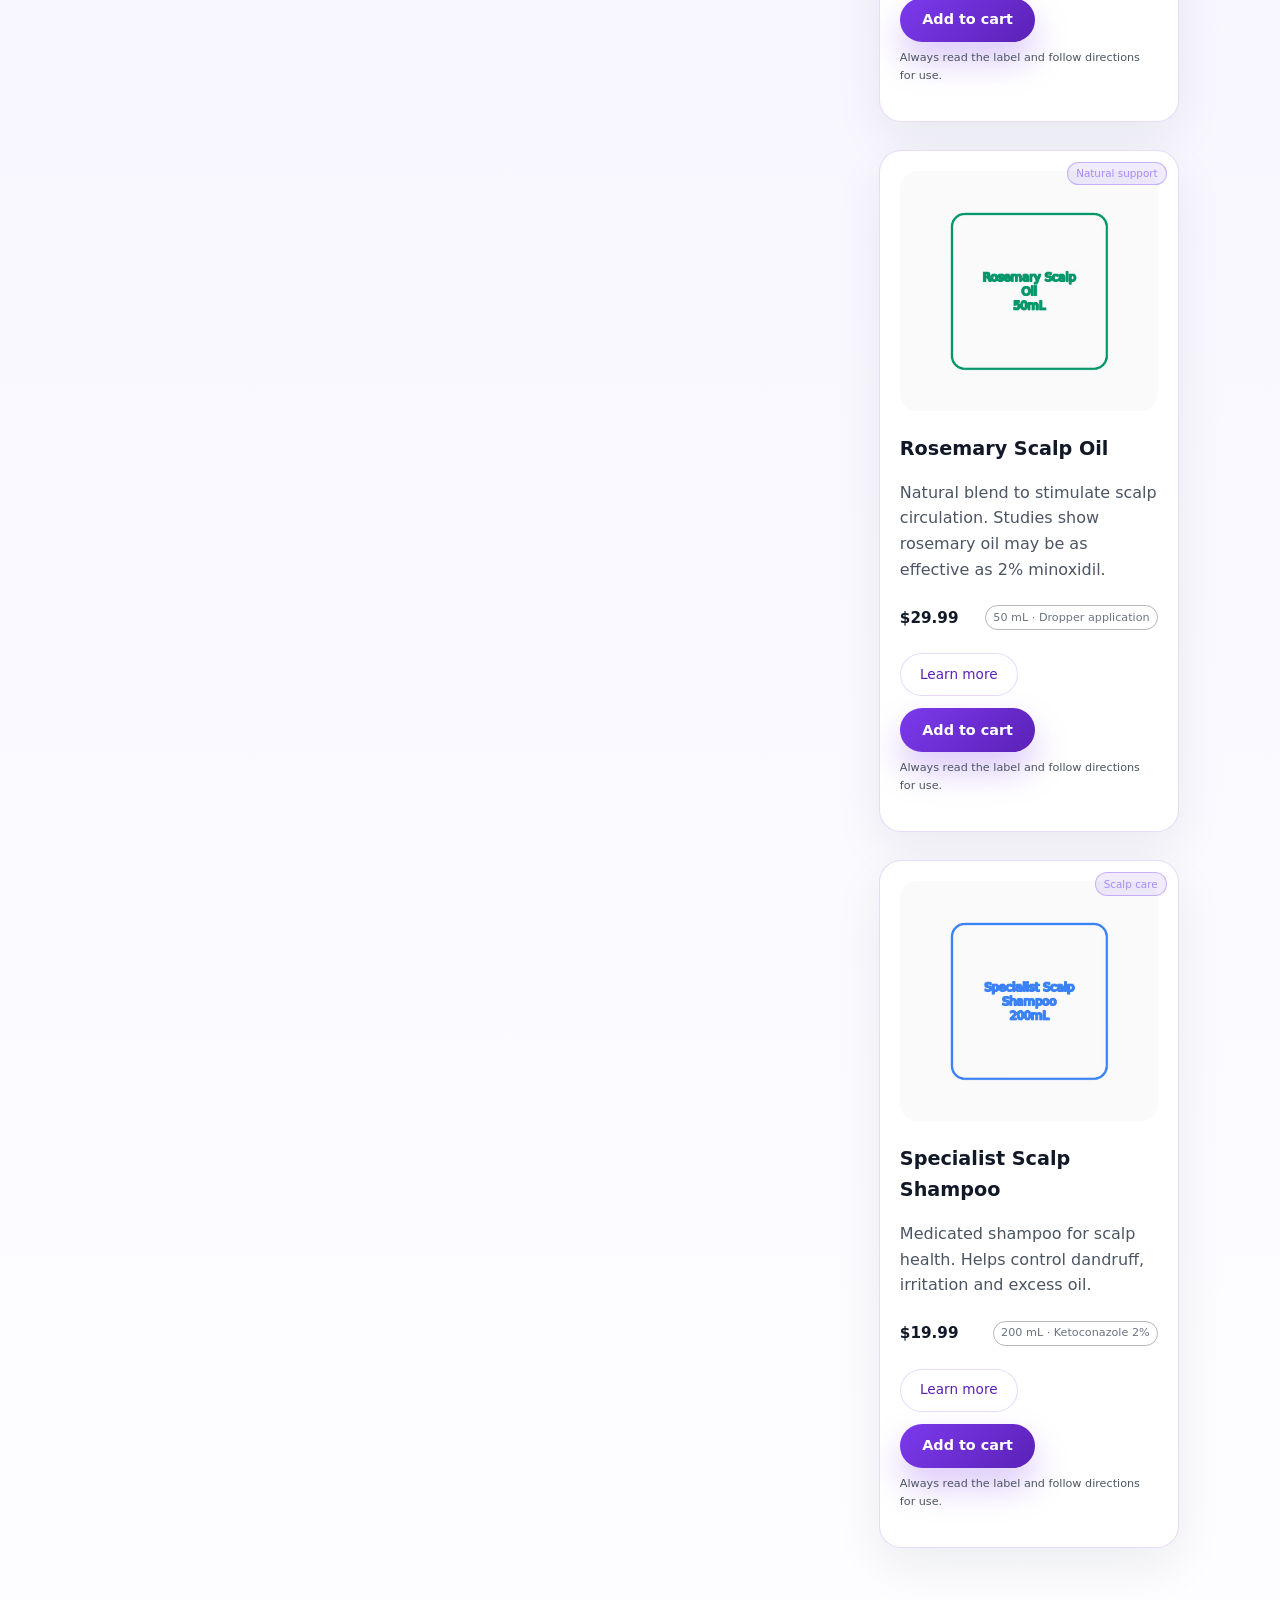
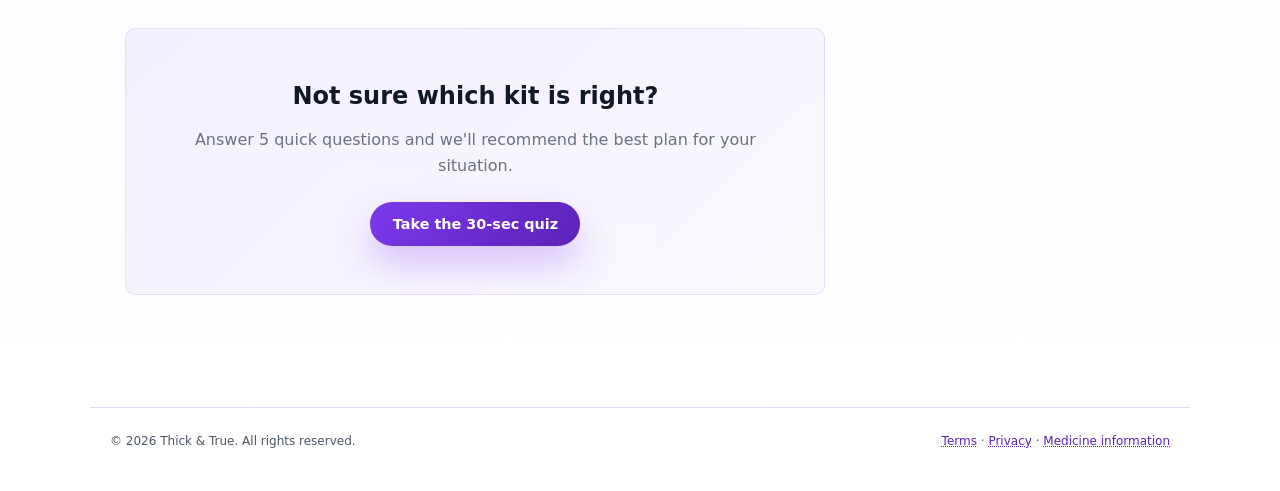
<file: products.html>
<!DOCTYPE html>
<html lang="en">
<head>
  <meta charset="UTF-8" />
  <title>All Products | Thick &amp; True</title>
  <meta name="description" content="Shop men's hair loss treatments online in New Zealand. Minoxidil foam, Nioxin starter kits, thickening shampoos and scalp care. Discreet delivery." />
  <meta property="og:title" content="All Products | Thick &amp; True" />
  <meta property="og:description" content="Hair loss treatments for New Zealand men. Minoxidil, Nioxin, scalp care." />
  <meta property="og:type" content="website" />
  <meta name="viewport" content="width=device-width, initial-scale=1" />
  <link rel="icon" href="data:image/svg+xml,<svg xmlns='http://www.w3.org/2000/svg' viewBox='0 0 100 100'><text y='.9em' font-size='90'>🧬</text></svg>" />
  <link rel="stylesheet" href="assets/css/main.css" />
</head>
<body>
  <header class="header">
    <nav class="nav">
      <a href="index.html" class="logo">Thick &amp; True</a>
      <div class="nav-links">
        <a href="products.html">Shop</a>
        <a href="guides.html">Guides</a>
        <a href="about.html">About</a>
        <a href="contact.html">Contact</a>
      </div>
      <div class="nav-badges">
        <span class="pill">NZ OTC only</span>
        <span class="pill">Stripe · iShop · Afterpay</span>
      </div>
    </nav>
  </header>

  <main class="layout">
    <!-- TREATMENT PLANS -->
    <section class="section">
      <header class="section-header">
        <h1>Treatment Plans</h1>
        <p>Everything you need to start — no guesswork. Choose based on your stage and goals.</p>
      </header>

      <div class="grid three-col plans">
        <article class="plan-card">
          <div class="plan-tag">Early Stage</div>
          <h3>Defence Kit</h3>
          <p class="plan-desc">For men noticing first signs of thinning. Stop loss before it progresses.</p>
          <ul class="plan-features">
            <li>5% Minoxidil Foam (60g)</li>
            <li>Specialist Scalp Shampoo (200mL)</li>
            <li>Quick-start routine card</li>
          </ul>
          <div class="plan-price">
            <span class="price">$64.99</span>
            <span class="bnpl">$16.25 with Afterpay</span>
          </div>
          <a href="#" class="btn-primary" onclick="alert('Checkout coming soon — email us at hello@thickandtrue.co.nz to order')">Add to cart</a>
          <p class="plan-note">Results in 3-6 months · 2-month minoxidil supply</p>
        </article>

        <article class="plan-card featured">
          <div class="plan-tag popular">Most Popular</div>
          <h3>Complete Kit</h3>
          <p class="plan-desc">Our best-selling dual-action kit. Cleanse, protect, and regrow.</p>
          <ul class="plan-features">
            <li>5% Minoxidil Foam (60g)</li>
            <li>Nioxin Shampoo + Conditioner</li>
            <li>Rosemary Scalp Oil (50mL)</li>
            <li>Progress tracker card</li>
          </ul>
          <div class="plan-price">
            <span class="price">$119.00</span>
            <span class="bnpl">$29.75 with Afterpay</span>
          </div>
          <a href="product-nioxin-starter-kit.html" class="btn-primary">View kit details</a>
          <p class="plan-note">Results in 3-6 months · 2-month minoxidil supply</p>
        </article>

        <article class="plan-card">
          <div class="plan-tag">Advanced</div>
          <h3>Intensive Kit</h3>
          <p class="plan-desc">For noticeable thinning or receding hairlines. Maximum coverage.</p>
          <ul class="plan-features">
            <li>5% Minoxidil Foam (2x 60g)</li>
            <li>Nioxin System Kit (Shampoo + Conditioner + Treatment)</li>
            <li>Keratin Hair Fibres (28g)</li>
            <li>Rosemary Scalp Oil (50mL)</li>
            <li>Monthly progress tracker</li>
          </ul>
          <div class="plan-price">
            <span class="price">$179.00</span>
            <span class="bnpl">$44.75 with Afterpay</span>
          </div>
          <a href="#" class="btn-primary" onclick="alert('Checkout coming soon — email us at hello@thickandtrue.co.nz to order')">Add to cart</a>
          <p class="plan-note">Results in 3-6 months · 4-month minoxidil supply</p>
        </article>
      </div>
    </section>

    <!-- INDIVIDUAL PRODUCTS -->
    <section class="section" id="individual-products">
      <header class="section-header">
        <h2>Individual Products</h2>
        <p>Build your own routine or restock single items.</p>
      </header>

      <div class="filters">
        <button class="filter-btn active" data-filter="all">All</button>
        <button class="filter-btn" data-filter="hair-loss">Hair Loss Treatments</button>
        <button class="filter-btn" data-filter="thickening">Thickening</button>
        <button class="filter-btn" data-filter="scalp-care">Scalp Care</button>
      </div>

      <div class="grid" id="products-grid">
        <!-- Products populated by JS -->
      </div>
    </section>

    <!-- QUIZ CTA -->
    <section class="section cta-section">
      <div class="cta-box">
        <h2>Not sure which kit is right?</h2>
        <p>Answer 5 quick questions and we'll recommend the best plan for your situation.</p>
        <div class="cta-buttons">
          <a href="quiz.html" class="btn-primary">Take the 30-sec quiz</a>
        </div>
      </div>
    </section>
  </main>

  <footer class="footer">
    <span>© <span id="year"></span> Thick &amp; True. All rights reserved.</span>
    <span>
      <a href="legal/terms.html">Terms</a> · 
      <a href="legal/privacy.html">Privacy</a> · 
      <a href="legal/medicine-info.html">Medicine information</a>
    </span>
  </footer>

  <div class="cookie-banner" id="cookie-banner">
    <p>We use cookies to improve your experience. By continuing, you agree to our <a href="legal/terms.html">Terms</a> and <a href="legal/privacy.html">Privacy Policy</a>.</p>
    <button onclick="document.getElementById('cookie-banner').classList.add('hidden'); localStorage.setItem('cookiesAccepted','true')">Accept</button>
  </div>

  <script src="assets/js/main.js"></script>
  <script>
    const products = [
      {
        id: 1,
        name: "5% Minoxidil Foam",
        desc: "Clinically proven to regrow hair in 80-92% of men. Non-greasy foam for easy scalp application.",
        price: 44.99,
        dose: "5% w/w · 60 g · ~2 month supply",
        tag: "Core treatment",
        category: "hair-loss",
        image: "assets/img/minoxidil-foam.jpg",
        page: "product-minoxidil-foam.html"
      },
      {
        id: 2,
        name: "Nioxin Cleanser Shampoo",
        desc: "Removes follicle-clogging sebum and environmental residues. Prepares scalp for treatment.",
        price: 34.99,
        dose: "300 mL · System 2 (Fine/Natural)",
        tag: "Scalp prep",
        category: "scalp-care",
        image: "assets/img/kit-nioxin-minoxidil.jpg",
        page: "product-nioxin-starter-kit.html"
      },
      {
        id: 3,
        name: "Nioxin Scalp Therapy Conditioner",
        desc: "Lightweight conditioner that moisturises without weighing hair down. Protects against breakage.",
        price: 34.99,
        dose: "300 mL · System 2 (Fine/Natural)",
        tag: "Hair protection",
        category: "scalp-care",
        image: "assets/img/kit-nioxin-minoxidil.jpg",
        page: "product-nioxin-starter-kit.html"
      },
      {
        id: 4,
        name: "Keratin Hair Fibres",
        desc: "Instantly disguises thinning areas for a fuller-looking style. Natural-looking, wind and rain resistant.",
        price: 34.00,
        dose: "28 g · Medium Brown / Dark Brown",
        tag: "Instant boost",
        category: "thickening",
        image: "assets/img/keratin-fibres.jpg",
        page: "products.html"
      },
      {
        id: 5,
        name: "Rosemary Scalp Oil",
        desc: "Natural blend to stimulate scalp circulation. Studies show rosemary oil may be as effective as 2% minoxidil.",
        price: 29.99,
        dose: "50 mL · Dropper application",
        tag: "Natural support",
        category: "hair-loss",
        image: "assets/img/rosemary-oil.jpg",
        page: "product-rosemary-oil.html"
      },
      {
        id: 6,
        name: "Specialist Scalp Shampoo",
        desc: "Medicated shampoo for scalp health. Helps control dandruff, irritation and excess oil.",
        price: 19.99,
        dose: "200 mL · Ketoconazole 2%",
        tag: "Scalp care",
        category: "scalp-care",
        image: "assets/img/specialist-shampoo.jpg",
        page: "product-specialist-shampoo.html"
      }
    ];

    let currentFilter = 'all';

    function formatPrice(value) {
      return "$" + value.toFixed(2);
    }

    function renderProducts(filter = 'all') {
      const grid = document.getElementById("products-grid");
      grid.innerHTML = "";
      const filteredProducts = filter === 'all' ? products : products.filter(p => p.category === filter);

      filteredProducts.forEach(p => {
        const card = document.createElement("article");
        card.className = "product-card";
        card.innerHTML = `
          <img src="${p.image}" alt="${p.name}" />
          <div class="product-tag">${p.tag}</div>
          <h3>${p.name}</h3>
          <p>${p.desc}</p>
          <div class="product-meta">
            <span class="product-price">${formatPrice(p.price)}</span>
            <span class="dose">${p.dose}</span>
          </div>
          <div class="product-actions">
            <a href="${p.page}" class="btn-ghost">Learn more</a>
            <a href="#" class="btn-primary" onclick="alert('Checkout coming soon — email hello@thickandtrue.co.nz')">Add to cart</a>
          </div>
          <p class="note">Always read the label and follow directions for use.</p>
        `;
        grid.appendChild(card);
      });
    }

    function setupFilters() {
      const filterBtns = document.querySelectorAll('.filter-btn');
      filterBtns.forEach(btn => {
        btn.addEventListener('click', () => {
          filterBtns.forEach(b => b.classList.remove('active'));
          btn.classList.add('active');
          currentFilter = btn.dataset.filter;
          renderProducts(currentFilter);
        });
      });
    }

    document.addEventListener("DOMContentLoaded", () => {
      renderProducts();
      setupFilters();
    });
  </script>
</body>
</html>
</file>
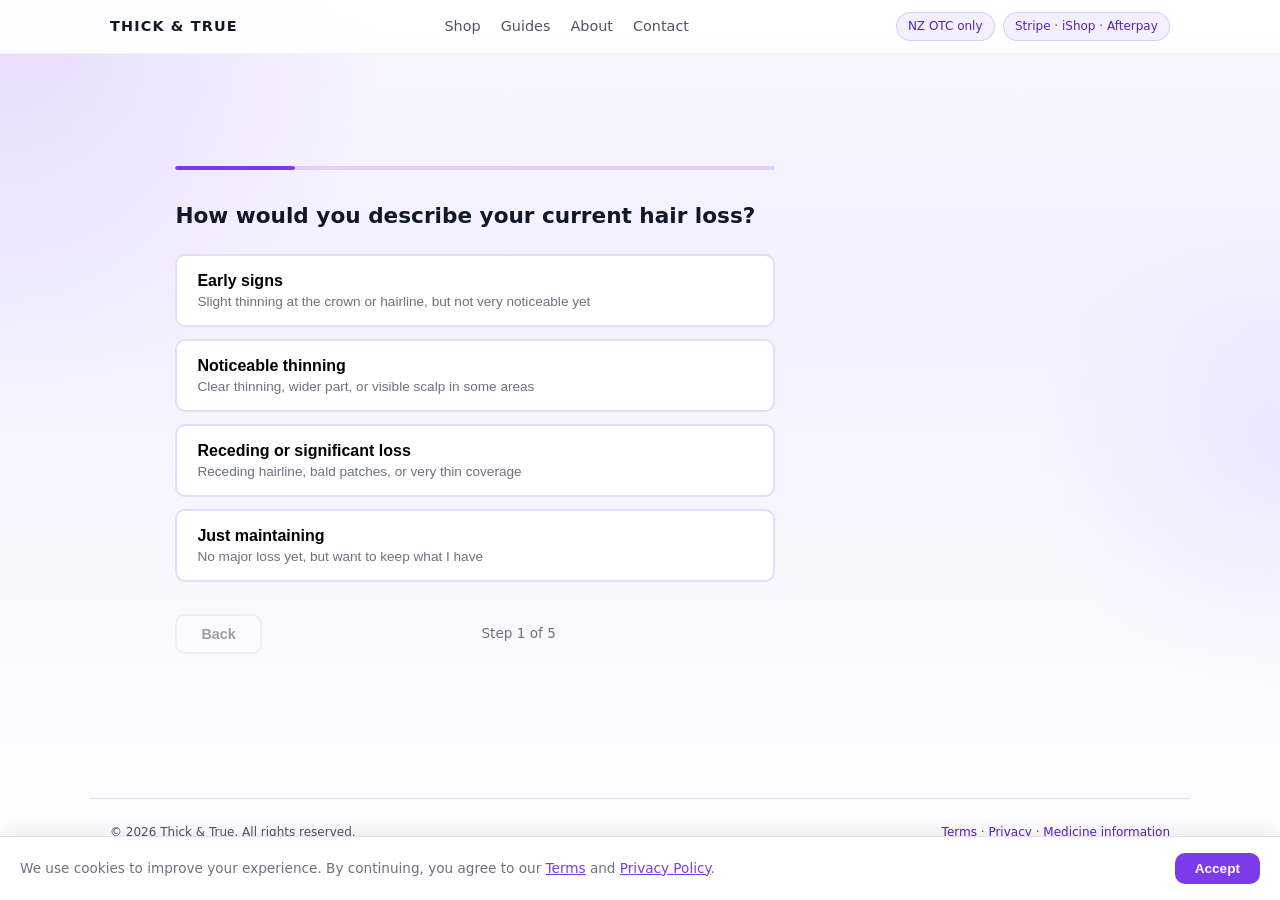
<file: quiz.html>
<!DOCTYPE html>
<html lang="en">
<head>
  <meta charset="UTF-8" />
  <title>Find Your Kit | Thick & True</title>
  <meta name="description" content="Take our 30-second quiz to find the right hair loss treatment kit for your stage and goals." />
  <meta property="og:title" content="Find Your Kit | Thick & True" />
  <meta property="og:description" content="30-second quiz to find your ideal hair recovery kit." />
  <meta property="og:type" content="website" />
  <meta name="viewport" content="width=device-width, initial-scale=1" />
  <link rel="icon" href="data:image/svg+xml,<svg xmlns='http://www.w3.org/2000/svg' viewBox='0 0 100 100'><text y='.9em' font-size='90'>🧬</text></svg>" />
  <link rel="stylesheet" href="assets/css/main.css" />
  <style>
    .quiz-container {
      max-width: 640px;
      margin: 0 auto;
      padding: 2rem 1.25rem;
    }

    .quiz-progress {
      height: 4px;
      background: var(--border);
      border-radius: 2px;
      margin-bottom: 2rem;
      overflow: hidden;
    }

    .quiz-progress-bar {
      height: 100%;
      background: var(--accent);
      border-radius: 2px;
      transition: width 0.3s ease;
    }

    .quiz-step {
      display: none;
      animation: fadeIn 0.3s ease;
    }

    .quiz-step.active {
      display: block;
    }

    @keyframes fadeIn {
      from { opacity: 0; transform: translateY(10px); }
      to { opacity: 1; transform: translateY(0); }
    }

    .quiz-question {
      font-size: 1.35rem;
      font-weight: 700;
      margin-bottom: 1.5rem;
      line-height: 1.3;
    }

    .quiz-options {
      display: flex;
      flex-direction: column;
      gap: 0.75rem;
    }

    .quiz-option {
      display: flex;
      align-items: center;
      gap: 1rem;
      padding: 1rem 1.25rem;
      background: var(--card);
      border: 2px solid var(--border);
      border-radius: var(--radius);
      cursor: pointer;
      transition: all 0.2s ease;
      font-size: 1rem;
      text-align: left;
      width: 100%;
    }

    .quiz-option:hover {
      border-color: var(--accent);
      background: rgba(139, 92, 246, 0.03);
    }

    .quiz-option .opt-label {
      font-weight: 600;
      display: block;
    }

    .quiz-option .opt-desc {
      font-size: 0.85rem;
      color: var(--muted);
      display: block;
      margin-top: 0.25rem;
    }

    .quiz-nav {
      display: flex;
      justify-content: space-between;
      margin-top: 2rem;
    }

    .quiz-nav button {
      padding: 0.625rem 1.5rem;
      border-radius: var(--radius);
      font-size: 0.9rem;
      font-weight: 600;
      cursor: pointer;
      border: 2px solid var(--border);
      background: var(--card);
      color: var(--text);
    }

    .quiz-nav button.primary {
      background: var(--accent);
      color: white;
      border-color: var(--accent);
    }

    .quiz-nav button:disabled {
      opacity: 0.4;
      cursor: not-allowed;
    }

    .quiz-result {
      display: none;
      text-align: center;
      padding: 2rem 1rem;
    }

    .quiz-result.active {
      display: block;
      animation: fadeIn 0.5s ease;
    }

    .result-kit {
      background: var(--card);
      border: 2px solid var(--accent);
      border-radius: var(--radius);
      padding: 2rem;
      margin: 1.5rem 0;
      text-align: left;
    }

    .result-kit h3 {
      font-size: 1.5rem;
      margin-bottom: 0.5rem;
    }

    .result-kit .price {
      font-size: 2rem;
      font-weight: 700;
      color: var(--accent);
    }

    .result-reason {
      background: rgba(139, 92, 246, 0.05);
      border: 1px solid rgba(139, 92, 246, 0.15);
      border-radius: var(--radius);
      padding: 1rem;
      margin: 1rem 0;
      font-size: 0.9rem;
    }

    .result-alts {
      margin-top: 1.5rem;
      text-align: left;
    }

    .result-alts h4 {
      font-size: 0.9rem;
      text-transform: uppercase;
      letter-spacing: 0.05em;
      color: var(--muted);
      margin-bottom: 0.75rem;
    }

    .alt-kit {
      padding: 1rem;
      border: 1px solid var(--border);
      border-radius: var(--radius);
      margin-bottom: 0.5rem;
    }

    .alt-kit strong {
      display: block;
      margin-bottom: 0.25rem;
    }

    .alt-kit span {
      font-size: 0.85rem;
      color: var(--muted);
    }
  </style>
</head>
<body>
  <header class="header">
    <nav class="nav">
      <a href="index.html" class="logo">Thick &amp; True</a>
      <div class="nav-links">
        <a href="products.html">Shop</a>
        <a href="guides.html">Guides</a>
        <a href="about.html">About</a>
        <a href="contact.html">Contact</a>
      </div>
      <div class="nav-badges">
        <span class="pill">NZ OTC only</span>
        <span class="pill">Stripe · iShop · Afterpay</span>
      </div>
    </nav>
  </header>

  <main class="layout">
    <section class="section" style="padding-top: 3rem;">
      <div class="quiz-container">
        <div class="quiz-progress">
          <div class="quiz-progress-bar" id="progress-bar" style="width: 20%"></div>
        </div>

        <!-- Step 1 -->
        <div class="quiz-step active" data-step="1">
          <p class="quiz-question">How would you describe your current hair loss?</p>
          <div class="quiz-options">
            <button class="quiz-option" onclick="answer(1, 'early')">
              <div>
                <span class="opt-label">Early signs</span>
                <span class="opt-desc">Slight thinning at the crown or hairline, but not very noticeable yet</span>
              </div>
            </button>
            <button class="quiz-option" onclick="answer(1, 'noticeable')">
              <div>
                <span class="opt-label">Noticeable thinning</span>
                <span class="opt-desc">Clear thinning, wider part, or visible scalp in some areas</span>
              </div>
            </button>
            <button class="quiz-option" onclick="answer(1, 'advanced')">
              <div>
                <span class="opt-label">Receding or significant loss</span>
                <span class="opt-desc">Receding hairline, bald patches, or very thin coverage</span>
              </div>
            </button>
            <button class="quiz-option" onclick="answer(1, 'maintain')">
              <div>
                <span class="opt-label">Just maintaining</span>
                <span class="opt-desc">No major loss yet, but want to keep what I have</span>
              </div>
            </button>
          </div>
        </div>

        <!-- Step 2 -->
        <div class="quiz-step" data-step="2">
          <p class="quiz-question">How long have you been experiencing hair loss?</p>
          <div class="quiz-options">
            <button class="quiz-option" onclick="answer(2, 'under6')">
              <div>
                <span class="opt-label">Less than 6 months</span>
                <span class="opt-desc">Recently noticed — may be stress-related or early pattern loss</span>
              </div>
            </button>
            <button class="quiz-option" onclick="answer(2, '6to24')">
              <div>
                <span class="opt-label">6 months to 2 years</span>
                <span class="opt-desc">Progressive thinning over a moderate period</span>
              </div>
            </button>
            <button class="quiz-option" onclick="answer(2, 'over2')">
              <div>
                <span class="opt-label">More than 2 years</span>
                <span class="opt-desc">Long-term pattern, likely androgenetic alopecia</span>
              </div>
            </button>
          </div>
        </div>

        <!-- Step 3 -->
        <div class="quiz-step" data-step="3">
          <p class="quiz-question">Have you tried any hair loss treatments before?</p>
          <div class="quiz-options">
            <button class="quiz-option" onclick="answer(3, 'none')">
              <div>
                <span class="opt-label">No, this is my first time</span>
                <span class="opt-desc">Starting fresh — want a simple, proven routine</span>
              </div>
            </button>
            <button class="quiz-option" onclick="answer(3, 'shampoo')">
              <div>
                <span class="opt-label">Tried thickening shampoos only</span>
                <span class="opt-desc">Need something stronger than cosmetic products</span>
              </div>
            </button>
            <button class="quiz-option" onclick="answer(3, 'minoxidil')">
              <div>
                <span class="opt-label">Used minoxidil before</span>
                <span class="opt-desc">Looking to upgrade my routine or add supporting products</span>
              </div>
            </button>
          </div>
        </div>

        <!-- Step 4 -->
        <div class="quiz-step" data-step="4">
          <p class="quiz-question">What's your main goal?</p>
          <div class="quiz-options">
            <button class="quiz-option" onclick="answer(4, 'stop')">
              <div>
                <span class="opt-label">Stop further loss</span>
                <span class="opt-desc">My priority is halting progression</span>
              </div>
            </button>
            <button class="quiz-option" onclick="answer(4, 'regrow')">
              <div>
                <span class="opt-label">Regrow what I've lost</span>
                <span class="opt-desc">I want to recover density and coverage</span>
              </div>
            </button>
            <button class="quiz-option" onclick="answer(4, 'both')">
              <div>
                <span class="opt-label">Stop loss AND regrow</span>
                <span class="opt-desc">Maximum effort — I'm all in</span>
              </div>
            </button>
          </div>
        </div>

        <!-- Step 5 -->
        <div class="quiz-step" data-step="5">
          <p class="quiz-question">What's your budget for getting started?</p>
          <div class="quiz-options">
            <button class="quiz-option" onclick="answer(5, 'budget')">
              <div>
                <span class="opt-label">Under $75</span>
                <span class="opt-desc">Want to test the waters before committing more</span>
              </div>
            </button>
            <button class="quiz-option" onclick="answer(5, 'mid')">
              <div>
                <span class="opt-label">$75–$150</span>
                <span class="opt-desc">Happy to invest in a solid starter kit</span>
              </div>
            </button>
            <button class="quiz-option" onclick="answer(5, 'premium')">
              <div>
                <span class="opt-label">$150+</span>
                <span class="opt-desc">Want the most comprehensive setup possible</span>
              </div>
            </button>
          </div>
        </div>

        <!-- Result -->
        <div class="quiz-result" id="quiz-result">
          <h2>Your recommended kit</h2>
          <div id="result-content"></div>
        </div>

        <div class="quiz-nav" id="quiz-nav">
          <button onclick="prevStep()" id="btn-back" disabled>Back</button>
          <span style="color: var(--muted); font-size: 0.85rem; align-self: center;">
            Step <span id="step-num">1</span> of 5
          </span>
          <div></div>
        </div>
      </div>
    </section>
  </main>

  <footer class="footer">
    <span>© <span id="year"></span> Thick &amp; True. All rights reserved.</span>
    <span>
      <a href="legal/terms.html">Terms</a> · 
      <a href="legal/privacy.html">Privacy</a> · 
      <a href="legal/medicine-info.html">Medicine information</a>
    </span>
  </footer>

  <div class="cookie-banner" id="cookie-banner">
    <p>We use cookies to improve your experience. By continuing, you agree to our <a href="legal/terms.html">Terms</a> and <a href="legal/privacy.html">Privacy Policy</a>.</p>
    <button onclick="document.getElementById('cookie-banner').classList.add('hidden'); localStorage.setItem('cookiesAccepted','true')">Accept</button>
  </div>

  <script src="assets/js/main.js"></script>
  <script>
    let currentStep = 1;
    const answers = {};

    function updateProgress() {
      const pct = (currentStep / 5) * 100;
      document.getElementById('progress-bar').style.width = pct + '%';
      document.getElementById('step-num').textContent = currentStep;
      document.getElementById('btn-back').disabled = currentStep === 1;
    }

    function showStep(n) {
      document.querySelectorAll('.quiz-step').forEach(s => s.classList.remove('active'));
      const step = document.querySelector('.quiz-step[data-step="' + n + '"]');
      if (step) step.classList.add('active');
      updateProgress();
    }

    function answer(step, value) {
      answers[step] = value;
      if (step < 5) {
        currentStep = step + 1;
        showStep(currentStep);
      } else {
        showResult();
      }
    }

    function prevStep() {
      if (currentStep > 1) {
        currentStep--;
        showStep(currentStep);
      }
    }

    function showResult() {
      document.querySelectorAll('.quiz-step').forEach(s => s.classList.remove('active'));
      document.getElementById('quiz-nav').style.display = 'none';
      document.getElementById('quiz-result').classList.add('active');
      document.getElementById('progress-bar').style.width = '100%';

      const severity = answers[1];
      const duration = answers[2];
      const tried = answers[3];
      const goal = answers[4];
      const budget = answers[5];

      let primaryKit, altKits = [];
      let reason = '';

      // Logic for kit recommendation
      if (severity === 'early' || severity === 'maintain') {
        if (budget === 'budget') {
          primaryKit = {
            name: 'Defence Kit',
            price: '$64.99',
            link: 'products.html',
            desc: '5% Minoxidil Foam + Specialist Scalp Shampoo',
            features: ['60g Minoxidil Foam (2-month supply)', 'Specialist scalp shampoo', 'Quick-start routine card']
          };
          reason = 'Based on your early-stage thinning and budget, the Defence Kit gives you the core ingredients to halt loss without over-investing. You can always upgrade later.';
          altKits = [
            { name: 'Complete Kit', price: '$119.00', why: 'If you want the full Nioxin system + rosemary oil for faster results' }
          ];
        } else {
          primaryKit = {
            name: 'Complete Kit',
            price: '$119.00',
            link: 'product-nioxin-starter-kit.html',
            desc: 'Nioxin + 5% Minoxidil + Rosemary Oil',
            features: ['60g Minoxidil Foam', 'Nioxin Shampoo + Conditioner', 'Rosemary Scalp Oil', 'Progress tracker card']
          };
          reason = 'Your early-stage hair loss responds best to a dual-action approach. The Complete Kit combines the two most proven OTC treatments in one routine.';
          altKits = [
            { name: 'Defence Kit', price: '$64.99', why: 'If you prefer to start smaller and build up' },
            { name: 'Intensive Kit', price: '$179.00', why: 'If you want maximum coverage with keratin fibres for instant confidence' }
          ];
        }
      } else if (severity === 'noticeable') {
        primaryKit = {
          name: 'Complete Kit',
          price: '$119.00',
          link: 'product-nioxin-starter-kit.html',
          desc: 'Nioxin + 5% Minoxidil + Rosemary Oil',
          features: ['60g Minoxidil Foam', 'Nioxin Shampoo + Conditioner', 'Rosemary Scalp Oil', 'Progress tracker card']
        };
        reason = 'With noticeable thinning, you need a multi-pronged approach. The Complete Kit attacks loss from multiple angles — growth stimulation, scalp health, and follicle nourishment.';
        if (budget === 'premium') {
          altKits = [
            { name: 'Intensive Kit', price: '$179.00', why: 'Double the minoxidil + keratin fibres for instant visual thickening while you wait for regrowth' }
          ];
        } else {
          altKits = [
            { name: 'Intensive Kit', price: '$179.00', why: 'For maximum coverage and instant confidence boost' },
            { name: 'Defence Kit', price: '$64.99', why: 'If budget is tight — start here and add products over time' }
          ];
        }
      } else {
        // advanced
        primaryKit = {
          name: 'Intensive Kit',
          price: '$179.00',
          link: 'products.html',
          desc: 'Double Minoxidil + Nioxin + Keratin Fibres + Rosemary Oil',
          features: ['2x 60g Minoxidil Foam (4-month supply)', 'Nioxin System Kit', 'Keratin Hair Fibres', 'Rosemary Scalp Oil', 'Monthly progress tracker']
        };
        reason = 'With significant loss, maximum coverage is essential. The Intensive Kit gives you the highest dose of minoxidil plus instant-visual keratin fibres while regrowth develops.';
        altKits = [
          { name: 'Complete Kit', price: '$119.00', why: 'If $179 is too much upfront — still effective, just less coverage' }
        ];
      }

      // Override for specific combinations
      if (tried === 'minoxidil' && (goal === 'regrow' || goal === 'both')) {
        if (budget !== 'budget') {
          primaryKit = {
            name: 'Intensive Kit',
            price: '$179.00',
            link: 'products.html',
            desc: 'Double Minoxidil + Nioxin + Keratin Fibres + Rosemary Oil',
            features: ['2x 60g Minoxidil Foam (4-month supply)', 'Nioxin System Kit', 'Keratin Hair Fibres', 'Rosemary Scalp Oil', 'Monthly progress tracker']
          };
          reason = 'Since you already know minoxidil works for you, the Intensive Kit maximises your routine with the full Nioxin system and keratin fibres for instant confidence.';
        }
      }

      const html = `
        <div class="result-kit">
          <h3>${primaryKit.name}</h3>
          <p style="color: var(--muted); margin-bottom: 1rem;">${primaryKit.desc}</p>
          <div class="price">${primaryKit.price}</div>
          <span class="bnpl" style="display: block; margin-bottom: 1rem;">From ${(parseInt(primaryKit.price.replace(/[^0-9]/g,''))/4).toFixed(2)} with Afterpay</span>
          <ul style="margin: 1rem 0; padding-left: 1.25rem; color: var(--muted); font-size: 0.9rem;">
            ${primaryKit.features.map(f => `<li style="margin-bottom: 0.4rem;">${f}</li>`).join('')}
          </ul>
          <a href="${primaryKit.link}" class="btn-primary" style="width: 100%; text-align: center; margin-top: 0.5rem;">Shop ${primaryKit.name}</a>
        </div>
        <div class="result-reason">
          <strong>Why this kit?</strong><br>
          ${reason}
        </div>
        ${altKits.length ? `
        <div class="result-alts">
          <h4>Also consider</h4>
          ${altKits.map(a => `
            <div class="alt-kit">
              <strong>${a.name} — ${a.price}</strong>
              <span>${a.why}</span>
            </div>
          `).join('')}
        </div>
        ` : ''}
        <div style="margin-top: 1.5rem;">
          <a href="products.html" class="btn-ghost">View all products</a>
          <a href="guides.html" class="btn-ghost">Read the guide</a>
        </div>
      `;

      document.getElementById('result-content').innerHTML = html;
    }
  </script>
</body>
</html>
</file>
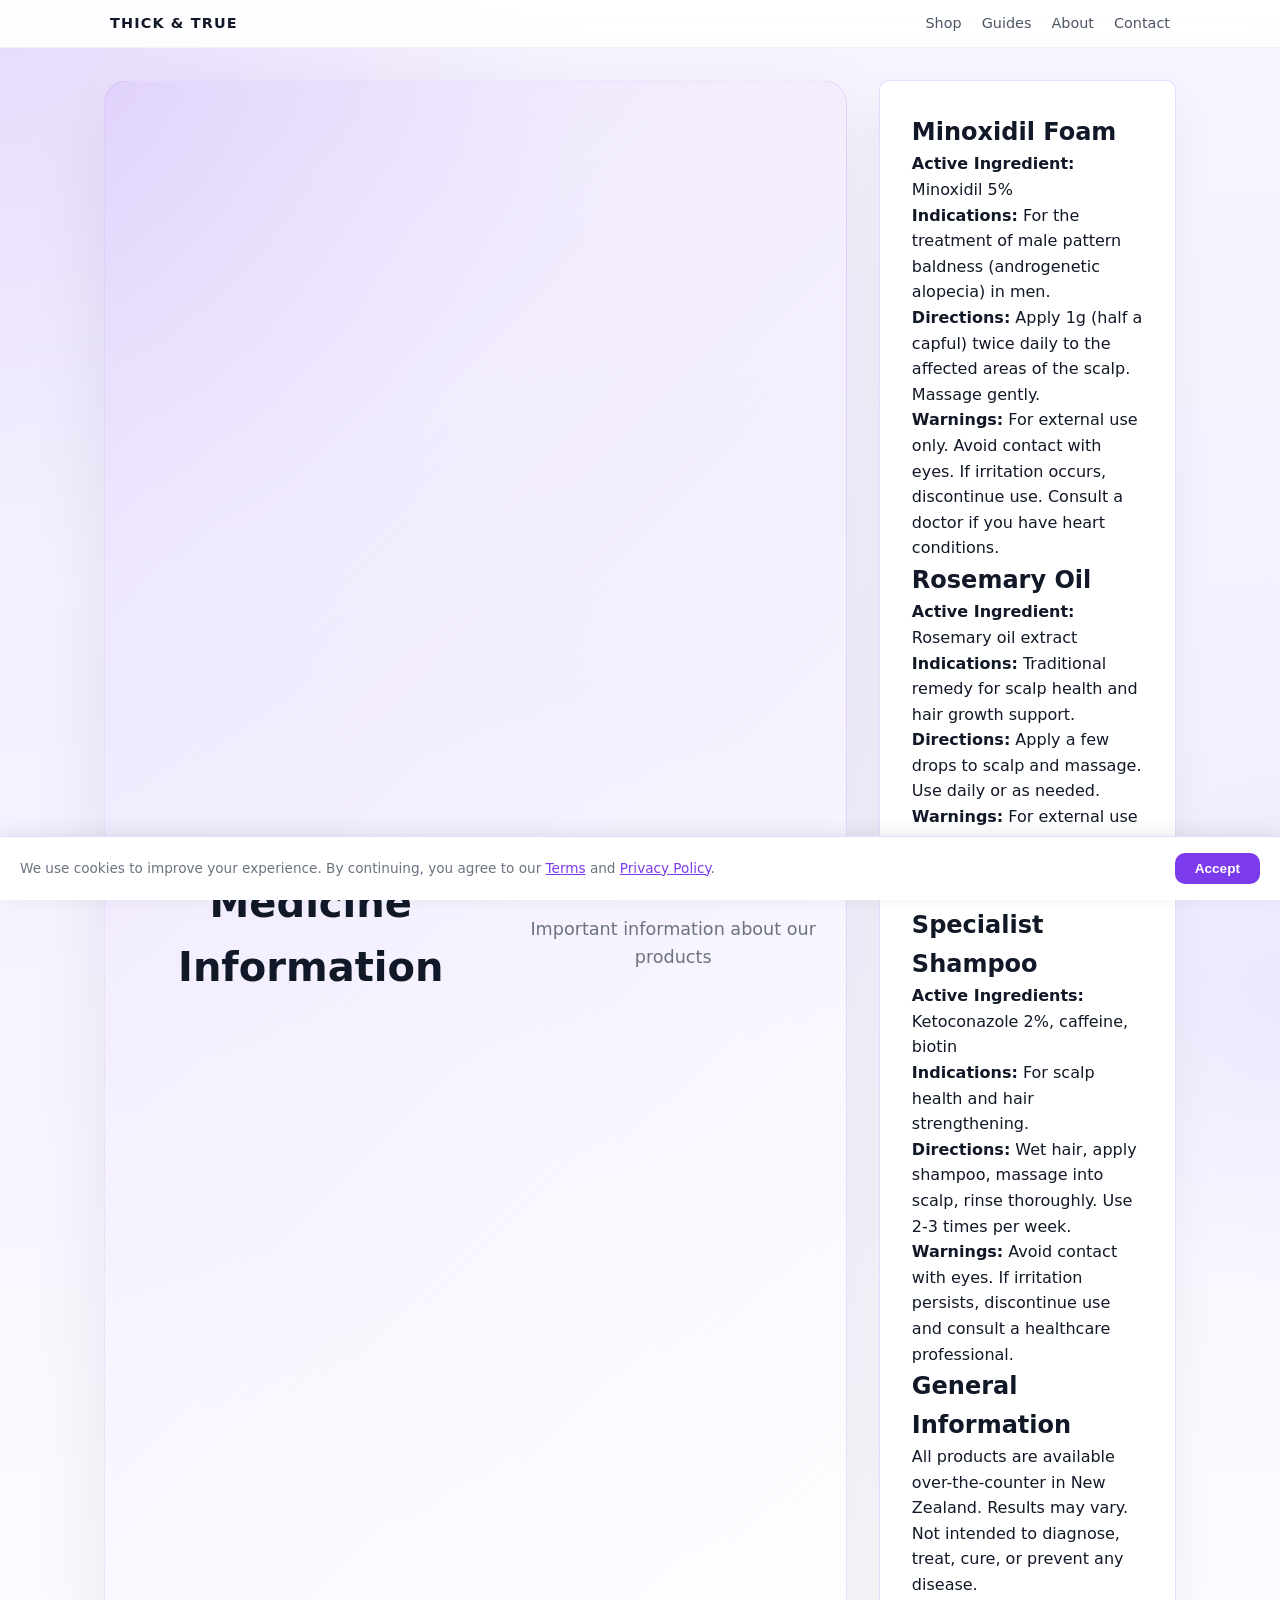
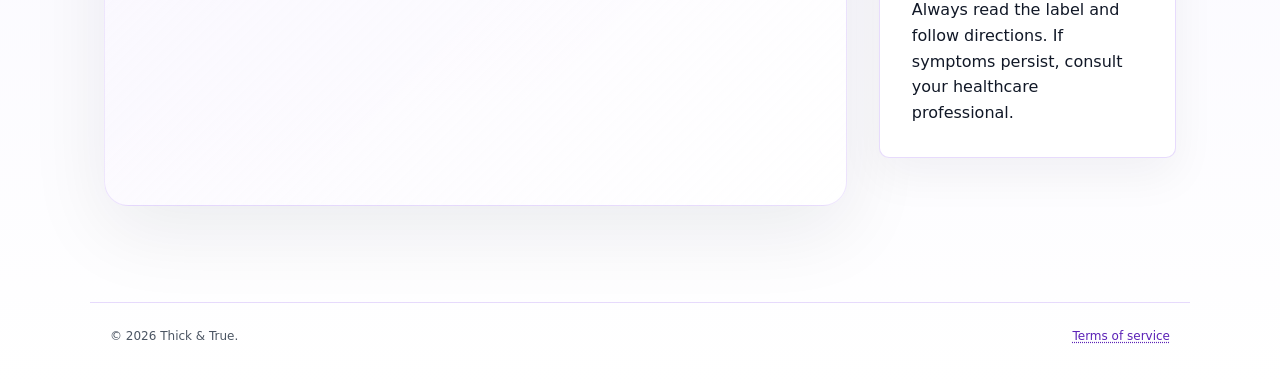
<file: legal/medicine-info.html>
<!DOCTYPE html>
<html lang="en">
<head>
  <meta charset="UTF-8" />
  <title>Medicine Information | Thick &amp; True</title>
  <meta name="description" content="Important medicine information for Thick &amp; True products. Read about minoxidil use, side effects, and safety before purchasing in New Zealand." />
  <meta name="viewport" content="width=device-width, initial-scale=1" />
  <link rel="icon" href="data:image/svg+xml,<svg xmlns='http://www.w3.org/2000/svg' viewBox='0 0 100 100'><text y='.9em' font-size='90'>🧬</text></svg>" />
  <link rel="stylesheet" href="../assets/css/main.css" />
</head>
<body>
  <header class="header">
    <nav class="nav">
      <a href="../index.html" class="logo">Thick &amp; True</a>
      <div class="nav-links">
        <a href="../products.html">Shop</a>
        <a href="../guides.html">Guides</a>
        <a href="../about.html">About</a>
        <a href="../contact.html">Contact</a>
      </div>
    </nav>
  </header>

  <main class="layout">
    <section class="hero small-hero">
      <h1>Medicine Information</h1>
      <p>Important information about our products</p>
    </section>

    <section class="section">
      <article class="guide-block">
        <h2>Minoxidil Foam</h2>
        <p><strong>Active Ingredient:</strong> Minoxidil 5%</p>
        <p><strong>Indications:</strong> For the treatment of male pattern baldness (androgenetic alopecia) in men.</p>
        <p><strong>Directions:</strong> Apply 1g (half a capful) twice daily to the affected areas of the scalp. Massage gently.</p>
        <p><strong>Warnings:</strong> For external use only. Avoid contact with eyes. If irritation occurs, discontinue use. Consult a doctor if you have heart conditions.</p>

        <h2>Rosemary Oil</h2>
        <p><strong>Active Ingredient:</strong> Rosemary oil extract</p>
        <p><strong>Indications:</strong> Traditional remedy for scalp health and hair growth support.</p>
        <p><strong>Directions:</strong> Apply a few drops to scalp and massage. Use daily or as needed.</p>
        <p><strong>Warnings:</strong> For external use only. Patch test before use. Discontinue if irritation occurs.</p>

        <h2>Specialist Shampoo</h2>
        <p><strong>Active Ingredients:</strong> Ketoconazole 2%, caffeine, biotin</p>
        <p><strong>Indications:</strong> For scalp health and hair strengthening.</p>
        <p><strong>Directions:</strong> Wet hair, apply shampoo, massage into scalp, rinse thoroughly. Use 2-3 times per week.</p>
        <p><strong>Warnings:</strong> Avoid contact with eyes. If irritation persists, discontinue use and consult a healthcare professional.</p>

        <h2>General Information</h2>
        <p>All products are available over-the-counter in New Zealand. Results may vary. Not intended to diagnose, treat, cure, or prevent any disease.</p>
        <p>Always read the label and follow directions. If symptoms persist, consult your healthcare professional.</p>
      </article>
    </section>
  </main>

  <footer class="footer">
    <span>© <span id="year"></span> Thick &amp; True.</span>
    <a href="terms.html">Terms of service</a>
  </footer>

  <div class="cookie-banner" id="cookie-banner">
    <p>We use cookies to improve your experience. By continuing, you agree to our <a href="terms.html">Terms</a> and <a href="privacy.html">Privacy Policy</a>.</p>
    <button onclick="document.getElementById('cookie-banner').classList.add('hidden'); localStorage.setItem('cookiesAccepted','true')">Accept</button>
  </div>
  <script src="../assets/js/main.js"></script>
</body>
</html>
</file>
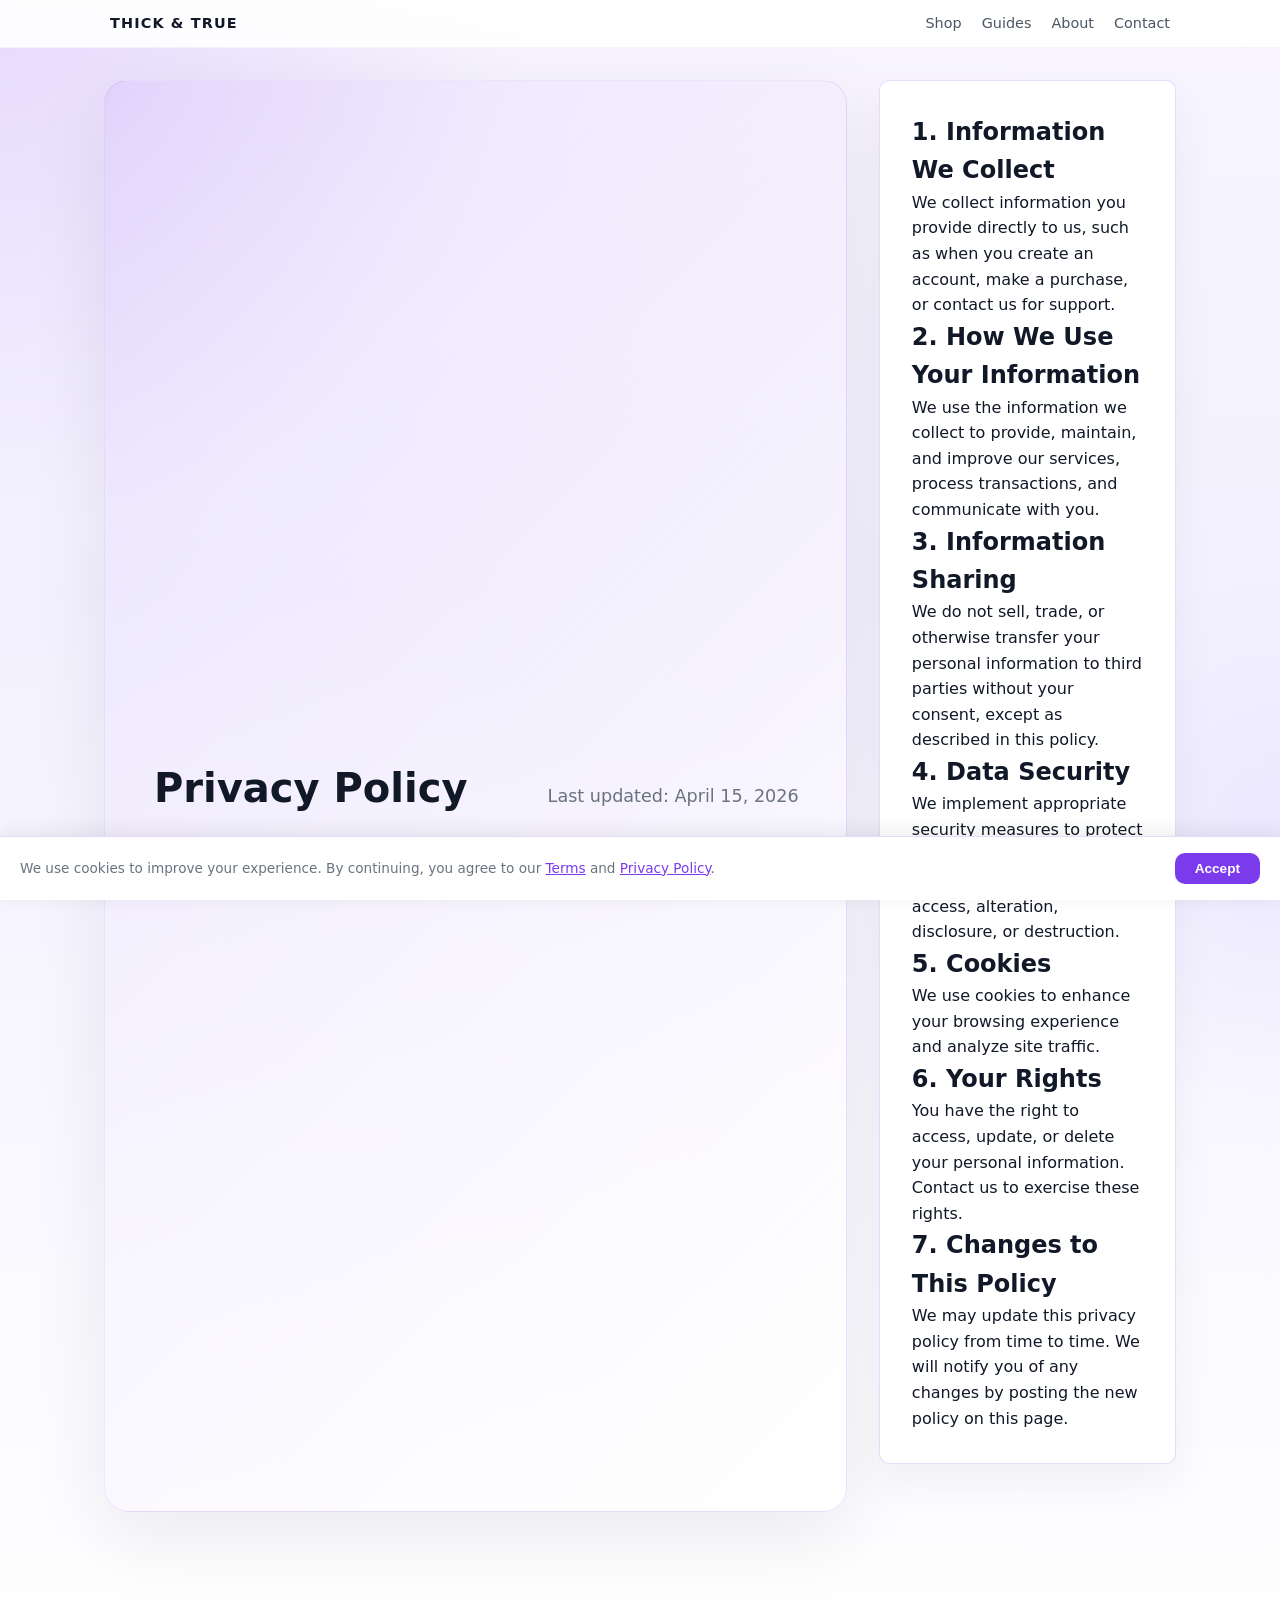
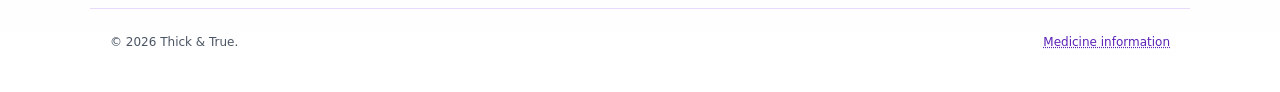
<file: legal/privacy.html>
<!DOCTYPE html>
<html lang="en">
<head>
  <meta charset="UTF-8" />
  <title>Privacy Policy | Thick &amp; True</title>
  <meta name="description" content="Privacy policy for Thick &amp; True. How we collect, use and protect your personal information when you shop for hair loss treatments in New Zealand." />
  <meta name="viewport" content="width=device-width, initial-scale=1" />
  <link rel="icon" href="data:image/svg+xml,<svg xmlns='http://www.w3.org/2000/svg' viewBox='0 0 100 100'><text y='.9em' font-size='90'>🧬</text></svg>" />
  <link rel="stylesheet" href="../assets/css/main.css" />
</head>
<body>
  <header class="header">
    <nav class="nav">
      <a href="../index.html" class="logo">Thick &amp; True</a>
      <div class="nav-links">
        <a href="../products.html">Shop</a>
        <a href="../guides.html">Guides</a>
        <a href="../about.html">About</a>
        <a href="../contact.html">Contact</a>
      </div>
    </nav>
  </header>

  <main class="layout">
    <section class="hero small-hero">
      <h1>Privacy Policy</h1>
      <p>Last updated: April 15, 2026</p>
    </section>

    <section class="section">
      <article class="guide-block">
        <h2>1. Information We Collect</h2>
        <p>We collect information you provide directly to us, such as when you create an account, make a purchase, or contact us for support.</p>

        <h2>2. How We Use Your Information</h2>
        <p>We use the information we collect to provide, maintain, and improve our services, process transactions, and communicate with you.</p>

        <h2>3. Information Sharing</h2>
        <p>We do not sell, trade, or otherwise transfer your personal information to third parties without your consent, except as described in this policy.</p>

        <h2>4. Data Security</h2>
        <p>We implement appropriate security measures to protect your personal information against unauthorized access, alteration, disclosure, or destruction.</p>

        <h2>5. Cookies</h2>
        <p>We use cookies to enhance your browsing experience and analyze site traffic.</p>

        <h2>6. Your Rights</h2>
        <p>You have the right to access, update, or delete your personal information. Contact us to exercise these rights.</p>

        <h2>7. Changes to This Policy</h2>
        <p>We may update this privacy policy from time to time. We will notify you of any changes by posting the new policy on this page.</p>
      </article>
    </section>
  </main>

  <footer class="footer">
    <span>© <span id="year"></span> Thick &amp; True.</span>
    <a href="medicine-info.html">Medicine information</a>
  </footer>

  <div class="cookie-banner" id="cookie-banner">
    <p>We use cookies to improve your experience. By continuing, you agree to our <a href="terms.html">Terms</a> and <a href="privacy.html">Privacy Policy</a>.</p>
    <button onclick="document.getElementById('cookie-banner').classList.add('hidden'); localStorage.setItem('cookiesAccepted','true')">Accept</button>
  </div>
  <script src="../assets/js/main.js"></script>
</body>
</html>
</file>
<file: assets/css/main.css>
:root {
      --bg: #ffffff;
      --bg-alt: #f8f9fa;
      --accent: #8b5cf6;
      --accent-soft: #a78bfa;
      --text: #1f2937;
      --muted: #6b7280;
      --danger: #ef4444;
      --card: #ffffff;
      --border: #e5e7eb;
      --radius: 10px;
    }

    * { box-sizing: border-box; margin: 0; padding: 0; }

    body {
      font-family: system-ui, -apple-system, BlinkMacSystemFont, "Segoe UI", sans-serif;
      background: linear-gradient(to bottom, #ffffff 0%, #f3f4f6 100%);
      color: var(--text);
      line-height: 1.5;
    }

    a { color: inherit; text-decoration: none; }

    header {
      position: sticky;
      top: 0;
      z-index: 20;
      backdrop-filter: blur(16px);
      background: linear-gradient(to bottom, rgba(255,255,255,0.95), rgba(255,255,255,0.9));
      border-bottom: 1px solid rgba(229,231,235,0.5);
    }

    .nav {
      max-width: 1100px;
      margin: 0 auto;
      padding: 0.75rem 1.25rem;
      display: flex;
      align-items: center;
      justify-content: space-between;
    }

    .logo {
      display: flex;
      align-items: center;
      gap: 0.5rem;
      font-weight: 700;
      letter-spacing: 0.08em;
      text-transform: uppercase;
      font-size: 0.9rem;
    }

    .logo-mark {
      width: 26px;
      height: 26px;
      border-radius: 999px;
      background: radial-gradient(circle at 30% 20%, #a78bfa, #8b5cf6 40%, #ffffff 100%);
      display: flex;
      align-items: center;
      justify-content: center;
      font-size: 0.8rem;
      color: #ffffff;
      font-weight: 900;
    }

    .nav-links {
      display: flex;
      gap: 1.25rem;
      font-size: 0.9rem;
      color: var(--muted);
    }

    .nav-links a:hover {
      color: var(--text);
    }

    .pill {
      font-size: 0.75rem;
      padding: 0.25rem 0.7rem;
      border-radius: 999px;
      border: 1px solid rgba(139,92,246,0.4);
      color: var(--accent);
    }

    main {
      max-width: 1100px;
      margin: 0 auto;
      padding: 1.5rem 1.25rem 4rem;
      display: grid;
      grid-template-columns: minmax(0, 3fr) minmax(260px, 1.2fr);
      gap: 2rem;
    }

    @media (max-width: 900px) {
      main {
        grid-template-columns: 1fr;
      }
    }

    /* Hero */
    .hero {
      padding: 1.5rem 1.25rem 1.75rem;
      border-radius: 18px;
      background: radial-gradient(circle at top left, #f8f9fa 0, #ffffff 55%);
      border: 1px solid rgba(229,231,235,0.5);
      box-shadow: 0 25px 60px rgba(0,0,0,0.1);
      margin-bottom: 1.75rem;
    }

    .hero-tagline {
      display: inline-flex;
      align-items: center;
      gap: 0.4rem;
      padding: 0.25rem 0.7rem;
      border-radius: 999px;
      background: rgba(255,255,255,0.9);
      border: 1px solid rgba(229,231,235,0.5);
      font-size: 0.75rem;
      color: var(--muted);
      margin-bottom: 0.9rem;
    }

    .hero-tagline span {
      width: 7px;
      height: 7px;
      border-radius: 999px;
      background: #8b5cf6;
      box-shadow: 0 0 0 4px rgba(139,92,246,0.25);
    }

    .hero h1 {
      font-size: clamp(2.1rem, 3vw, 2.6rem);
      margin-bottom: 0.6rem;
    }

    .hero h1 span {
      background: linear-gradient(to right, #c4b5fd, #8b5cf6, #7c3aed);
      -webkit-background-clip: text;
      color: transparent;
    }

    .hero-sub {
      color: var(--muted);
      font-size: 0.95rem;
      max-width: 32rem;
      margin-bottom: 1.25rem;
    }

    .hero-cta {
      display: flex;
      flex-wrap: wrap;
      gap: 0.75rem;
      align-items: center;
      margin-bottom: 1.25rem;
    }

    .btn-primary {
      padding: 0.65rem 1.4rem;
      border-radius: 999px;
      border: none;
      cursor: pointer;
      background: linear-gradient(135deg, var(--accent), var(--accent-soft));
      color: #ffffff;
      font-weight: 600;
      font-size: 0.9rem;
      display: inline-flex;
      align-items: center;
      gap: 0.4rem;
      box-shadow: 0 14px 30px rgba(139,92,246,0.35);
    }

    .btn-primary:hover {
      filter: brightness(1.05);
      transform: translateY(-1px);
    }

    .btn-ghost {
      padding: 0.6rem 1.2rem;
      border-radius: 999px;
      border: 1px solid rgba(229,231,235,0.5);
      background: rgba(255,255,255,0.7);
      color: var(--muted);
      font-size: 0.85rem;
      cursor: pointer;
    }

    .hero-meta {
      display: flex;
      flex-wrap: wrap;
      gap: 1.25rem;
      font-size: 0.75rem;
      color: var(--muted);
    }

    .hero-meta strong {
      color: var(--text);
      font-weight: 600;
    }

    /* Compliance notice */
    .compliance {
      margin-bottom: 1.5rem;
      padding: 0.9rem 1rem;
      border-radius: 12px;
      background: rgba(255,255,255,0.9);
      border: 1px solid rgba(229,231,235,0.5);
      font-size: 0.78rem;
      color: var(--muted);
      display: flex;
      gap: 0.7rem;
    }

    .compliance-icon {
      font-size: 1rem;
      margin-top: 0.1rem;
    }

    .compliance strong {
      color: var(--text);
    }

    /* Product grid */
    .section-title {
      display: flex;
      justify-content: space-between;
      align-items: baseline;
      margin-bottom: 0.75rem;
    }

    .section-title h2 {
      font-size: 1.1rem;
    }

    .section-title span {
      font-size: 0.8rem;
      color: var(--muted);
    }

    .product-grid {
      display: grid;
      grid-template-columns: repeat(auto-fit, minmax(190px, 1fr));
      gap: 1rem;
    }

    .product-card {
      background: var(--card);
      border-radius: var(--radius);
      border: 1px solid var(--border);
      padding: 0.9rem;
      display: flex;
      flex-direction: column;
      gap: 0.45rem;
      position: relative;
      overflow: hidden;
    }

    .product-tag {
      position: absolute;
      top: 0.7rem;
      right: 0.7rem;
      font-size: 0.65rem;
      padding: 0.15rem 0.5rem;
      border-radius: 999px;
      background: rgba(139,92,246,0.12);
      color: #a78bfa;
      border: 1px solid rgba(139,92,246,0.4);
    }

    .product-name {
      font-size: 0.95rem;
      font-weight: 600;
      padding-right: 4rem;
    }

    .product-desc {
      font-size: 0.78rem;
      color: var(--muted);
      min-height: 2.3em;
    }

    .product-meta {
      display: flex;
      justify-content: space-between;
      align-items: center;
      font-size: 0.78rem;
      color: var(--muted);
    }

    .product-price {
      font-size: 0.95rem;
      font-weight: 600;
      color: var(--text);
    }

    .dose {
      font-size: 0.7rem;
      padding: 0.15rem 0.45rem;
      border-radius: 999px;
      border: 1px solid rgba(107,114,128,0.5);
    }

    .product-actions {
      margin-top: 0.5rem;
      display: flex;
      justify-content: space-between;
      align-items: center;
      gap: 0.5rem;
    }

    .btn-add {
      flex: 1;
      padding: 0.45rem 0.7rem;
      border-radius: 999px;
      border: none;
      cursor: pointer;
      background: rgba(139,92,246,0.12);
      color: #c4b5fd;
      font-size: 0.8rem;
      font-weight: 500;
    }

    .btn-add:hover {
      background: rgba(139,92,246,0.2);
    }

    .note {
      font-size: 0.7rem;
      color: var(--muted);
    }

    /* Sidebar / Cart */
    .sidebar {
      position: sticky;
      top: 4.2rem;
      align-self: flex-start;
      background: rgba(255,255,255,0.95);
      border-radius: 18px;
      border: 1px solid rgba(229,231,235,0.5);
      padding: 1.1rem 1rem 1.2rem;
      box-shadow: 0 18px 40px rgba(0,0,0,0.1);
    }

    .sidebar h3 {
      font-size: 1rem;
      margin-bottom: 0.4rem;
    }

    .sidebar p {
      font-size: 0.8rem;
      color: var(--muted);
      margin-bottom: 0.8rem;
    }

    .cart-items {
      max-height: 220px;
      overflow-y: auto;
      margin-bottom: 0.8rem;
      padding-right: 0.25rem;
    }

    .cart-item {
      display: flex;
      justify-content: space-between;
      align-items: center;
      font-size: 0.78rem;
      padding: 0.35rem 0;
      border-bottom: 1px dashed rgba(139,92,246,0.4);
    }

    .cart-item span {
      max-width: 150px;
    }

    .cart-empty {
      font-size: 0.78rem;
      color: var(--muted);
      font-style: italic;
    }

    .cart-total {
      display: flex;
      justify-content: space-between;
      align-items: center;
      font-size: 0.85rem;
      margin-bottom: 0.7rem;
    }

    .cart-total strong {
      font-size: 0.95rem;
    }

    .sidebar .btn-primary {
      width: 100%;
      justify-content: center;
      margin-bottom: 0.5rem;
    }

    .sidebar-footer {
      font-size: 0.7rem;
      color: var(--muted);
    }

    .sidebar-footer strong {
      color: var(--text);
    }

    footer {
      max-width: 1100px;
      margin: 0 auto;
      padding: 0 1.25rem 2.5rem;
      font-size: 0.75rem;
      color: var(--muted);
      display: flex;
      justify-content: space-between;
      flex-wrap: wrap;
      gap: 0.75rem;
      border-top: 1px solid rgba(229,231,235,0.5);
      padding-top: 1.5rem;
    }

    footer a {
      text-decoration: underline;
      text-decoration-style: dotted;
    }

    /* New styles for updated layout */
    .header {
      position: sticky;
      top: 0;
      z-index: 20;
      backdrop-filter: blur(16px);
      background: linear-gradient(to bottom, rgba(255,255,255,0.95), rgba(255,255,255,0.9));
      border-bottom: 1px solid rgba(229,231,235,0.5);
    }

    .nav-badges {
      display: flex;
      gap: 0.5rem;
    }

    .layout {
      max-width: 1100px;
      margin: 0 auto;
      padding: 1.5rem 1.25rem 4rem;
    }

    .hero {
      display: grid;
      grid-template-columns: 1fr 1fr;
      gap: 2rem;
      align-items: center;
      margin-bottom: 3rem;
    }

    .hero-copy h1 {
      font-size: clamp(2.5rem, 4vw, 3.5rem);
      margin-bottom: 1rem;
    }

    .hero-copy h1 span {
      background: linear-gradient(to right, #c4b5fd, #8b5cf6, #7c3aed);
      -webkit-background-clip: text;
      color: transparent;
    }

    .hero-copy p {
      font-size: 1.1rem;
      color: var(--muted);
      margin-bottom: 1.5rem;
    }

    .hero-cta {
      display: flex;
      gap: 1rem;
      margin-bottom: 1rem;
    }

    .hero-meta {
      font-size: 0.9rem;
      color: var(--muted);
    }

    .hero-image img {
      width: 100%;
      border-radius: 12px;
      box-shadow: 0 10px 30px rgba(0,0,0,0.1);
    }

    .hero-image figcaption {
      font-size: 0.8rem;
      color: var(--muted);
      margin-top: 0.5rem;
      text-align: center;
    }

    .section {
      margin-bottom: 3rem;
    }

    .section-header h2 {
      font-size: 2rem;
      margin-bottom: 0.5rem;
    }

    .section-header p {
      font-size: 1rem;
      color: var(--muted);
    }

    .grid {
      display: grid;
      grid-template-columns: repeat(auto-fit, minmax(300px, 1fr));
      gap: 2rem;
    }

    .product-card img {
      width: 100%;
      height: 200px;
      object-fit: cover;
      border-radius: 8px;
      margin-bottom: 1rem;
    }

    .product-card h3 {
      font-size: 1.2rem;
      margin-bottom: 0.5rem;
    }

    .product-card p {
      color: var(--muted);
      margin-bottom: 1rem;
    }

    .product-bullets {
      list-style: none;
      padding: 0;
      margin-bottom: 1rem;
    }

    .product-bullets li {
      margin-bottom: 0.5rem;
      font-size: 0.9rem;
    }

    .product-footer {
      display: flex;
      justify-content: space-between;
      align-items: center;
      margin-bottom: 1rem;
    }

    .price {
      font-size: 1.5rem;
      font-weight: 700;
      color: var(--text);
    }

    .bnpl {
      font-size: 0.8rem;
      color: var(--muted);
    }

    .product-actions {
      display: flex;
      gap: 0.5rem;
    }

    .steps {
      list-style: none;
      padding: 0;
    }

    .steps li {
      margin-bottom: 1rem;
      font-size: 1rem;
    }

    .compliance h3 {
      margin-bottom: 0.5rem;
    }

    .footer {
      max-width: 1100px;
      margin: 0 auto;
      padding: 0 1.25rem 2.5rem;
      font-size: 0.75rem;
      color: var(--muted);
      display: flex;
      justify-content: space-between;
      flex-wrap: wrap;
      gap: 0.75rem;
      border-top: 1px solid rgba(229,231,235,0.5);
      padding-top: 1.5rem;
    }

    .footer a {
      text-decoration: underline;
      text-decoration-style: dotted;
    }

    /* Product page styles */
    .product-layout {
      max-width: 1100px;
      margin: 0 auto;
      padding: 2rem 1.25rem 4rem;
      display: grid;
      grid-template-columns: 1fr 300px;
      gap: 3rem;
    }

    @media (max-width: 900px) {
      .product-layout {
        grid-template-columns: 1fr;
      }
    }

    .product-main h1 {
      font-size: 2.5rem;
      margin-bottom: 0.5rem;
    }

    .product-tagline {
      font-size: 1.1rem;
      color: var(--muted);
      margin-bottom: 2rem;
    }

    .product-hero-img {
      width: 100%;
      height: 300px;
      object-fit: cover;
      border-radius: 12px;
      margin-bottom: 2rem;
    }

    .product-key-points h2,
    .product-how-to h2,
    .product-faq h2 {
      font-size: 1.5rem;
      margin-bottom: 1rem;
    }

    .product-key-points ul {
      list-style: disc;
      padding-left: 1.5rem;
      margin-bottom: 2rem;
    }

    .product-how-to ol {
      list-style: decimal;
      padding-left: 1.5rem;
      margin-bottom: 2rem;
    }

    .product-faq h3 {
      font-size: 1.2rem;
      margin-bottom: 0.5rem;
    }

    .product-faq p {
      margin-bottom: 1.5rem;
      color: var(--muted);
    }

    .product-sidebar {
      position: sticky;
      top: 2rem;
    }

    .product-price-box {
      background: var(--card);
      border: 1px solid var(--border);
      border-radius: var(--radius);
      padding: 1.5rem;
      margin-bottom: 2rem;
      text-align: center;
    }

    .product-price-box .price {
      display: block;
      font-size: 2rem;
      margin-bottom: 0.5rem;
    }

    .product-purchase-options h2 {
      font-size: 1.2rem;
      margin-bottom: 1rem;
    }

    .product-purchase-options .btn-primary,
    .product-purchase-options .btn-ghost {
      width: 100%;
      margin-bottom: 0.5rem;
    }

    .product-compliance {
      background: rgba(255,255,255,0.9);
      border: 1px solid rgba(229,231,235,0.5);
      border-radius: var(--radius);
      padding: 1rem;
      font-size: 0.9rem;
      color: var(--muted);
    }

    /* Filters */
    .filters {
      display: flex;
      gap: 0.5rem;
      margin-bottom: 2rem;
      flex-wrap: wrap;
    }

    .filter-btn {
      padding: 0.5rem 1rem;
      border: 1px solid var(--border);
      background: var(--card);
      color: var(--muted);
      border-radius: var(--radius);
      cursor: pointer;
      transition: all 0.2s;
    }

    .filter-btn:hover {
      background: var(--bg-alt);
    }

    .filter-btn.active {
      background: var(--accent);
      color: #ffffff;
      border-color: var(--accent);
    }

    /* Guides page styles */
    .small-hero {
      text-align: center;
      padding: 3rem 1.25rem;
      background: var(--bg-alt);
      margin-bottom: 2rem;
    }

    .small-hero h1 {
      font-size: 2.5rem;
      margin-bottom: 1rem;
    }

    .small-hero p {
      font-size: 1.1rem;
      color: var(--muted);
      max-width: 600px;
      margin: 0 auto;
    }

    .guide-block {
      background: var(--card);
      border: 1px solid var(--border);
      border-radius: var(--radius);
      padding: 2rem;
      margin-bottom: 2rem;
    }

    .guide-block h3 {
      font-size: 1.3rem;
      margin-bottom: 1rem;
      color: var(--text);
    }

    .guide-steps {
      list-style: decimal;
      padding-left: 1.5rem;
      margin-bottom: 1.5rem;
    }

    .guide-steps li {
      margin-bottom: 0.5rem;
      line-height: 1.5;
    }

    .guide-tips {
      list-style: disc;
      padding-left: 1.5rem;
    }

    .guide-tips li {
      margin-bottom: 0.5rem;
      line-height: 1.5;
    }

    .timeline {
      list-style: none;
      padding: 0;
    }

    .timeline li {
      margin-bottom: 1rem;
      padding-left: 1rem;
      border-left: 3px solid var(--accent);
      background: var(--bg-alt);
      padding: 1rem;
      border-radius: 0 var(--radius) var(--radius) 0;
    }

    .gallery {
      display: grid;
      grid-template-columns: repeat(auto-fit, minmax(300px, 1fr));
      gap: 2rem;
    }

    .gallery figure {
      text-align: center;
    }

    .gallery img {
      width: 100%;
      border-radius: var(--radius);
      box-shadow: 0 5px 15px rgba(0,0,0,0.1);
    }

    .gallery figcaption {
      margin-top: 0.5rem;
      font-size: 0.9rem;
      color: var(--muted);
    }

    :root {
      --bg: #f7f4ff;
      --bg-alt: #f5f1ff;
      --surface: #ffffff;
      --surface-soft: #f4effe;
      --text: #111827;
      --text-soft: #4b5563;
      --accent: #7c3aed;
      --accent-soft: #c4b5fd;
      --accent-deep: #5b21b6;
      --border: rgba(124,58,237,0.18);
      --shadow: 0 24px 80px rgba(15,23,42,0.08);
    }

    body {
      background: radial-gradient(circle at top left, rgba(124,58,237,0.14), transparent 25%),
                  radial-gradient(circle at right, rgba(167,139,250,0.12), transparent 18%),
                  linear-gradient(180deg, #f8f5ff 0%, #f3f1ff 35%, #ffffff 100%);
      min-height: 100vh;
      color: var(--text);
      font-family: Inter, system-ui, -apple-system, BlinkMacSystemFont, "Segoe UI", sans-serif;
      line-height: 1.6;
    }

    ::selection {
      background: rgba(124,58,237,0.18);
      color: var(--text);
    }

    .nav-links a {
      color: var(--text-soft);
      transition: color 0.25s ease, transform 0.25s ease;
    }

    .nav-links a:hover {
      color: var(--accent-deep);
      transform: translateY(-1px);
    }

    .pill {
      background: rgba(167,139,250,0.12);
      border-color: rgba(124,58,237,0.2);
      color: var(--accent-deep);
    }

    .layout {
      max-width: 1120px;
      margin: 0 auto;
      padding: 2rem 1.5rem 4rem;
    }

    .hero {
      display: grid;
      grid-template-columns: 1.1fr 0.9fr;
      gap: 2rem;
      align-items: center;
      padding: 2rem;
      border-radius: 28px;
      background: linear-gradient(135deg, rgba(255,255,255,0.98), rgba(243,238,255,0.95));
      border: 1px solid rgba(124,58,237,0.12);
      box-shadow: var(--shadow);
    }

    .hero-copy {
      max-width: 32rem;
    }

    .hero-copy h1 {
      font-size: clamp(2.6rem, 4vw, 3.8rem);
      line-height: 1.04;
      margin-bottom: 1rem;
    }

    .hero-copy p {
      font-size: 1.05rem;
      color: var(--text-soft);
      margin-bottom: 1.5rem;
    }

    .hero-cta {
      flex-wrap: wrap;
      gap: 1rem;
      margin-bottom: 1.25rem;
    }

    .hero-meta {
      display: flex;
      flex-wrap: wrap;
      gap: 1rem;
      font-size: 0.9rem;
      color: var(--text-soft);
    }

    .hero-image {
      position: relative;
    }

    .hero-image::after {
      content: "";
      position: absolute;
      inset: 0;
      border-radius: 20px;
      box-shadow: inset 0 0 0 1px rgba(255,255,255,0.7);
      pointer-events: none;
    }

    .hero-image img {
      width: 100%;
      border-radius: 20px;
      min-height: 380px;
      object-fit: cover;
      box-shadow: 0 20px 60px rgba(14, 14, 44, 0.12);
      transition: transform 0.35s ease;
    }

    .hero-image img:hover {
      transform: translateY(-4px) scale(1.01);
    }

    .section {
      margin-bottom: 3rem;
    }

    .section-header {
      margin-bottom: 1.5rem;
    }

    .section-header h2 {
      font-size: clamp(2rem, 3vw, 2.6rem);
      margin-bottom: 0.6rem;
    }

    .section-header p {
      color: var(--text-soft);
      font-size: 1rem;
      max-width: 42rem;
    }

    .grid {
      display: grid;
      gap: 1.75rem;
    }

    .product-card {
      background: var(--surface);
      padding: 1.25rem;
      border-radius: 22px;
      border: 1px solid var(--border);
      box-shadow: 0 18px 50px rgba(15,23,42,0.07);
      transition: transform 0.25s ease, border-color 0.25s ease, box-shadow 0.25s ease;
    }

    .product-card:hover {
      transform: translateY(-4px);
      border-color: rgba(124,58,237,0.3);
      box-shadow: 0 24px 70px rgba(15,23,42,0.12);
    }

    .product-card h3,
    .product-card .product-name {
      color: var(--text);
    }

    .product-card p,
    .product-card .product-desc,
    .product-bullets li {
      color: var(--text-soft);
    }

    .product-card img {
      width: 100%;
      height: 240px;
      object-fit: cover;
      border-radius: 18px;
      margin-bottom: 1rem;
    }

    .product-actions {
      display: flex;
      flex-wrap: wrap;
      gap: 0.75rem;
      margin-top: 1rem;
    }

    .btn-primary {
      background: linear-gradient(135deg, var(--accent), var(--accent-deep));
      box-shadow: 0 18px 35px rgba(124,58,237,0.28);
      transition: transform 0.25s ease, filter 0.25s ease;
    }

    .btn-primary:hover {
      filter: brightness(1.04);
      transform: translateY(-1px);
    }

    .btn-ghost {
      background: rgba(255,255,255,0.9);
      border-color: rgba(124,58,237,0.18);
      color: var(--accent-deep);
    }

    .btn-ghost:hover {
      background: rgba(124,58,237,0.08);
    }

    .filter-btn {
      background: var(--surface);
      border-color: var(--border);
      color: var(--text-soft);
      box-shadow: inset 0 0 0 1px transparent;
      transition: all 0.2s ease;
    }

    .filter-btn:hover {
      color: var(--accent-deep);
      box-shadow: inset 0 0 0 1px rgba(124,58,237,0.18);
    }

    .filter-btn.active {
      background: var(--accent);
      color: #ffffff;
      border-color: var(--accent);
      box-shadow: 0 12px 30px rgba(124,58,237,0.2);
    }

    .guide-block,
    .product-price-box,
    .sidebar,
    .product-compliance {
      background: var(--surface);
      border: 1px solid var(--border);
      box-shadow: 0 18px 45px rgba(15,23,42,0.05);
    }

    .small-hero {
      padding: 3rem 1.5rem;
      border-radius: 24px;
      background: linear-gradient(135deg, rgba(124,58,237,0.08), rgba(255,255,255,0.95));
      border: 1px solid rgba(124,58,237,0.12);
    }

    .timeline li {
      background: rgba(124,58,237,0.05);
    }

    .footer {
      background: transparent;
      border-top-color: rgba(124,58,237,0.18);
      color: var(--text-soft);
    }

    footer a {
      color: var(--accent-deep);
    }

    .footer a:hover {
      color: var(--accent);
    }

    @media (max-width: 900px) {
      .hero {
        grid-template-columns: 1fr;
      }

      .product-card img {
        height: 220px;
      }
    }

    /* Cookie consent banner */
    .cookie-banner {
      position: fixed;
      bottom: 0;
      left: 0;
      right: 0;
      background: var(--card);
      border-top: 1px solid var(--border);
      padding: 1rem 1.25rem;
      display: flex;
      align-items: center;
      justify-content: space-between;
      gap: 1rem;
      z-index: 100;
      box-shadow: 0 -4px 20px rgba(0,0,0,0.08);
    }

    .cookie-banner p {
      margin: 0;
      font-size: 0.85rem;
      color: var(--muted);
    }

    .cookie-banner a {
      color: var(--accent);
      text-decoration: underline;
    }

    .cookie-banner button {
      background: var(--accent);
      color: white;
      border: none;
      padding: 0.5rem 1.25rem;
      border-radius: var(--radius);
      font-size: 0.85rem;
      font-weight: 600;
      cursor: pointer;
      white-space: nowrap;
    }

    .cookie-banner button:hover {
      background: var(--accent-soft);
    }

    .cookie-banner.hidden {
      display: none;
    }

    /* FAQ accordion */
    .faq-item {
      border: 1px solid var(--border);
      border-radius: var(--radius);
      margin-bottom: 0.75rem;
      background: var(--card);
    }

    .faq-item summary {
      padding: 1rem 1.25rem;
      font-weight: 600;
      cursor: pointer;
      list-style: none;
      display: flex;
      align-items: center;
      justify-content: space-between;
    }

    .faq-item summary::-webkit-details-marker {
      display: none;
    }

    .faq-item summary::after {
      content: '+';
      font-size: 1.25rem;
      color: var(--muted);
    }

    .faq-item[open] summary::after {
      content: '−';
    }

    .faq-item p {
      padding: 0 1.25rem 1rem;
      margin: 0;
      color: var(--muted);
      font-size: 0.9rem;
    }

    .text-muted {
      color: var(--muted);
      font-size: 0.9rem;
    }

    .two-col {
      grid-template-columns: repeat(2, 1fr);
    }

    .three-col {
      grid-template-columns: repeat(3, 1fr);
    }

    @media (max-width: 900px) {
      .hero {
        grid-template-columns: 1fr;
      }

      .product-card img {
        height: 220px;
      }

      .two-col,
      .three-col {
        grid-template-columns: 1fr;
      }
    }

    /* Trust bar */
    .trust-bar {
      display: grid;
      grid-template-columns: repeat(4, 1fr);
      gap: 1rem;
      max-width: 1100px;
      margin: 0 auto;
      padding: 1.5rem 1.25rem;
      background: var(--card);
      border: 1px solid var(--border);
      border-radius: var(--radius);
      margin-top: -2rem;
      position: relative;
      z-index: 2;
    }

    .trust-item {
      text-align: center;
      padding: 0.5rem;
    }

    .trust-item strong {
      display: block;
      font-size: 0.85rem;
      color: var(--text);
      margin-bottom: 0.25rem;
    }

    .trust-item span {
      font-size: 0.75rem;
      color: var(--muted);
    }

    /* Hero badges */
    .hero-badges {
      display: flex;
      gap: 0.5rem;
      flex-wrap: wrap;
      margin-bottom: 1rem;
    }

    .hero-badges .pill {
      background: rgba(139, 92, 246, 0.1);
      color: var(--accent);
      border: 1px solid rgba(139, 92, 246, 0.2);
    }

    /* Step cards */
    .step-card {
      text-align: center;
      padding: 2rem 1.5rem;
      background: var(--card);
      border: 1px solid var(--border);
      border-radius: var(--radius);
    }

    .step-number {
      width: 48px;
      height: 48px;
      border-radius: 999px;
      background: var(--accent);
      color: white;
      font-size: 1.25rem;
      font-weight: 700;
      display: flex;
      align-items: center;
      justify-content: center;
      margin: 0 auto 1rem;
    }

    .step-card h3 {
      font-size: 1.1rem;
      margin-bottom: 0.5rem;
    }

    .step-card p {
      font-size: 0.9rem;
      color: var(--muted);
      line-height: 1.6;
    }

    /* Plan cards */
    .plan-card {
      background: var(--card);
      border: 1px solid var(--border);
      border-radius: var(--radius);
      padding: 2rem 1.5rem;
      display: flex;
      flex-direction: column;
      position: relative;
    }

    .plan-card.featured {
      border-color: var(--accent);
      box-shadow: 0 4px 20px rgba(139, 92, 246, 0.1);
    }

    .plan-tag {
      display: inline-block;
      font-size: 0.75rem;
      font-weight: 600;
      text-transform: uppercase;
      letter-spacing: 0.05em;
      color: var(--muted);
      margin-bottom: 0.75rem;
    }

    .plan-tag.popular {
      color: var(--accent);
      background: rgba(139, 92, 246, 0.1);
      padding: 0.25rem 0.75rem;
      border-radius: 999px;
    }

    .plan-card h3 {
      font-size: 1.35rem;
      margin-bottom: 0.5rem;
    }

    .plan-desc {
      font-size: 0.9rem;
      color: var(--muted);
      margin-bottom: 1rem;
      line-height: 1.5;
    }

    .plan-features {
      list-style: none;
      padding: 0;
      margin: 0 0 1.5rem;
      flex-grow: 1;
    }

    .plan-features li {
      padding: 0.4rem 0;
      font-size: 0.9rem;
      border-bottom: 1px solid var(--border);
    }

    .plan-features li:last-child {
      border-bottom: none;
    }

    .plan-price {
      margin-bottom: 1rem;
    }

    .plan-price .price {
      font-size: 1.75rem;
      font-weight: 700;
      color: var(--text);
      display: block;
    }

    .plan-price .bnpl {
      font-size: 0.8rem;
      color: var(--muted);
    }

    .plan-note {
      font-size: 0.75rem;
      color: var(--muted);
      margin-top: 0.75rem;
      text-align: center;
    }

    /* Timeline */
    .timeline {
      max-width: 800px;
      margin: 0 auto;
      position: relative;
    }

    .timeline::before {
      content: '';
      position: absolute;
      left: 80px;
      top: 0;
      bottom: 0;
      width: 2px;
      background: var(--border);
    }

    .timeline-item {
      display: flex;
      gap: 2rem;
      margin-bottom: 2rem;
      position: relative;
    }

    .timeline-month {
      width: 80px;
      font-weight: 700;
      font-size: 0.85rem;
      color: var(--accent);
      text-align: right;
      flex-shrink: 0;
    }

    .timeline-content {
      background: var(--card);
      border: 1px solid var(--border);
      border-radius: var(--radius);
      padding: 1.25rem;
      flex: 1;
    }

    .timeline-content h4 {
      font-size: 1rem;
      margin-bottom: 0.5rem;
    }

    .timeline-content p {
      font-size: 0.9rem;
      color: var(--muted);
      line-height: 1.6;
      margin: 0;
    }

    .timeline-note {
      max-width: 800px;
      margin: 2rem auto 0;
      padding: 1rem 1.25rem;
      background: rgba(139, 92, 246, 0.05);
      border: 1px solid rgba(139, 92, 246, 0.15);
      border-radius: var(--radius);
      font-size: 0.85rem;
    }

    /* Why us cards */
    .why-card {
      padding: 1.5rem;
      background: var(--card);
      border: 1px solid var(--border);
      border-radius: var(--radius);
    }

    .why-card h4 {
      font-size: 1rem;
      margin-bottom: 0.5rem;
    }

    .why-card p {
      font-size: 0.9rem;
      color: var(--muted);
      line-height: 1.6;
      margin: 0;
    }

    /* Comparison table */
    .comparison-table-wrapper {
      overflow-x: auto;
      max-width: 1100px;
      margin: 0 auto;
    }

    .comparison-table {
      width: 100%;
      border-collapse: collapse;
      font-size: 0.9rem;
    }

    .comparison-table th,
    .comparison-table td {
      padding: 0.875rem 1rem;
      text-align: left;
      border-bottom: 1px solid var(--border);
    }

    .comparison-table th {
      background: var(--bg-alt);
      font-weight: 600;
      font-size: 0.85rem;
      text-transform: uppercase;
      letter-spacing: 0.03em;
      color: var(--muted);
    }

    .comparison-table th.highlight,
    .comparison-table td.highlight {
      background: rgba(139, 92, 246, 0.05);
      color: var(--accent);
      font-weight: 600;
    }

    .comparison-table tr:hover td {
      background: var(--bg-alt);
    }

    .comparison-table tr:hover td.highlight {
      background: rgba(139, 92, 246, 0.08);
    }

    /* FAQ list */
    .faq-list {
      max-width: 800px;
      margin: 0 auto;
    }

    .faq-more {
      text-align: center;
      margin-top: 1.5rem;
    }

    .faq-more a {
      color: var(--accent);
      font-weight: 600;
    }

    /* CTA section */
    .cta-section {
      text-align: center;
    }

    .cta-box {
      max-width: 700px;
      margin: 0 auto;
      padding: 3rem 2rem;
      background: linear-gradient(135deg, rgba(139, 92, 246, 0.08), rgba(167, 139, 250, 0.05));
      border: 1px solid rgba(139, 92, 246, 0.15);
      border-radius: var(--radius);
    }

    .cta-box h2 {
      margin-bottom: 0.75rem;
    }

    .cta-box p {
      color: var(--muted);
      margin-bottom: 1.5rem;
    }

    .cta-buttons {
      display: flex;
      gap: 1rem;
      justify-content: center;
      flex-wrap: wrap;
    }

    @media (max-width: 900px) {
      .trust-bar {
        grid-template-columns: repeat(2, 1fr);
        margin-top: -1rem;
      }

      .timeline::before {
        left: 60px;
      }

      .timeline-month {
        width: 60px;
      }
    }

    @media (max-width: 640px) {
      .nav {
        flex-direction: column;
        align-items: flex-start;
      }

      .nav-links {
        flex-wrap: wrap;
        gap: 0.9rem;
      }

      .hero {
        gap: 1.5rem;
        padding: 1.5rem;
      }

      .hero-copy h1 {
        font-size: 2.45rem;
      }

      .trust-bar {
        grid-template-columns: 1fr 1fr;
        gap: 0.75rem;
      }

      .timeline::before {
        left: 0;
      }

      .timeline-item {
        flex-direction: column;
        gap: 0.5rem;
      }

      .timeline-month {
        width: auto;
        text-align: left;
      }

      .comparison-table th,
      .comparison-table td {
        padding: 0.625rem 0.75rem;
        font-size: 0.8rem;
      }

      .cookie-banner {
        flex-direction: column;
        text-align: center;
      }
    }
</file>
